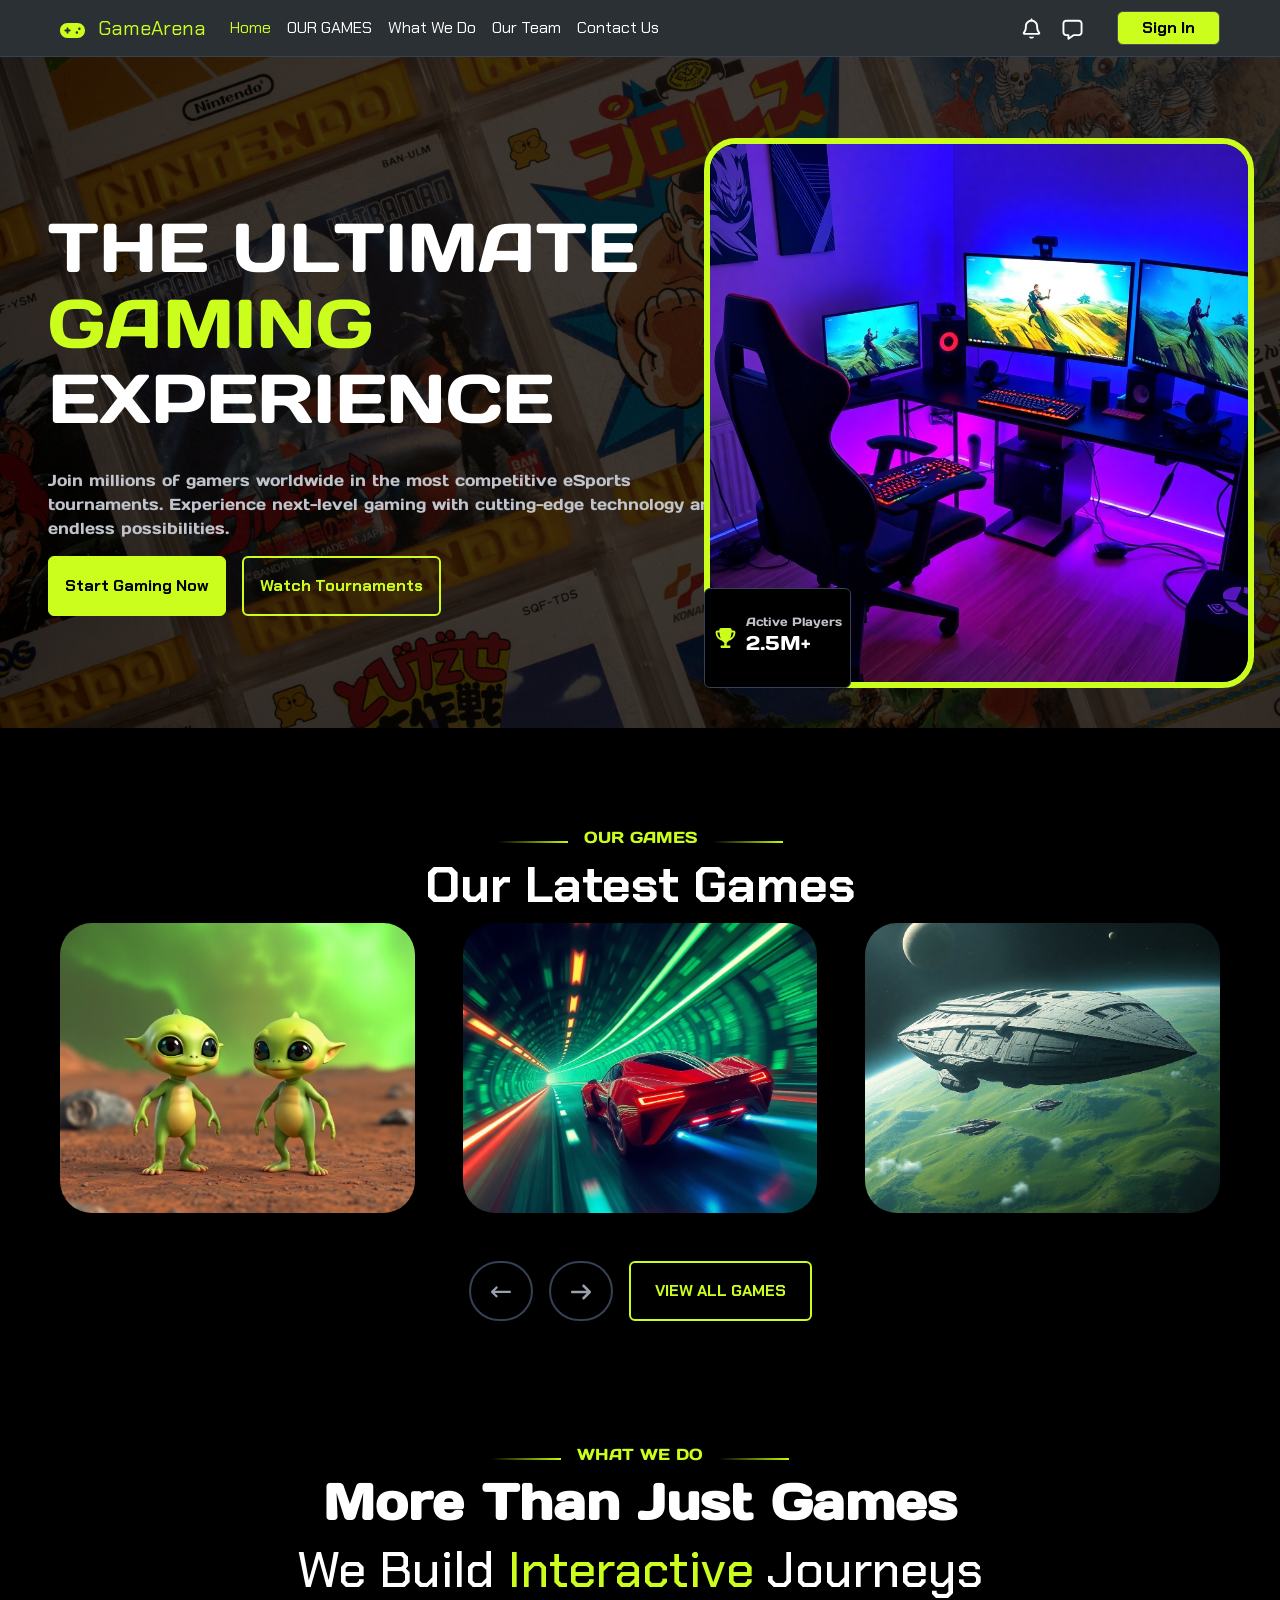
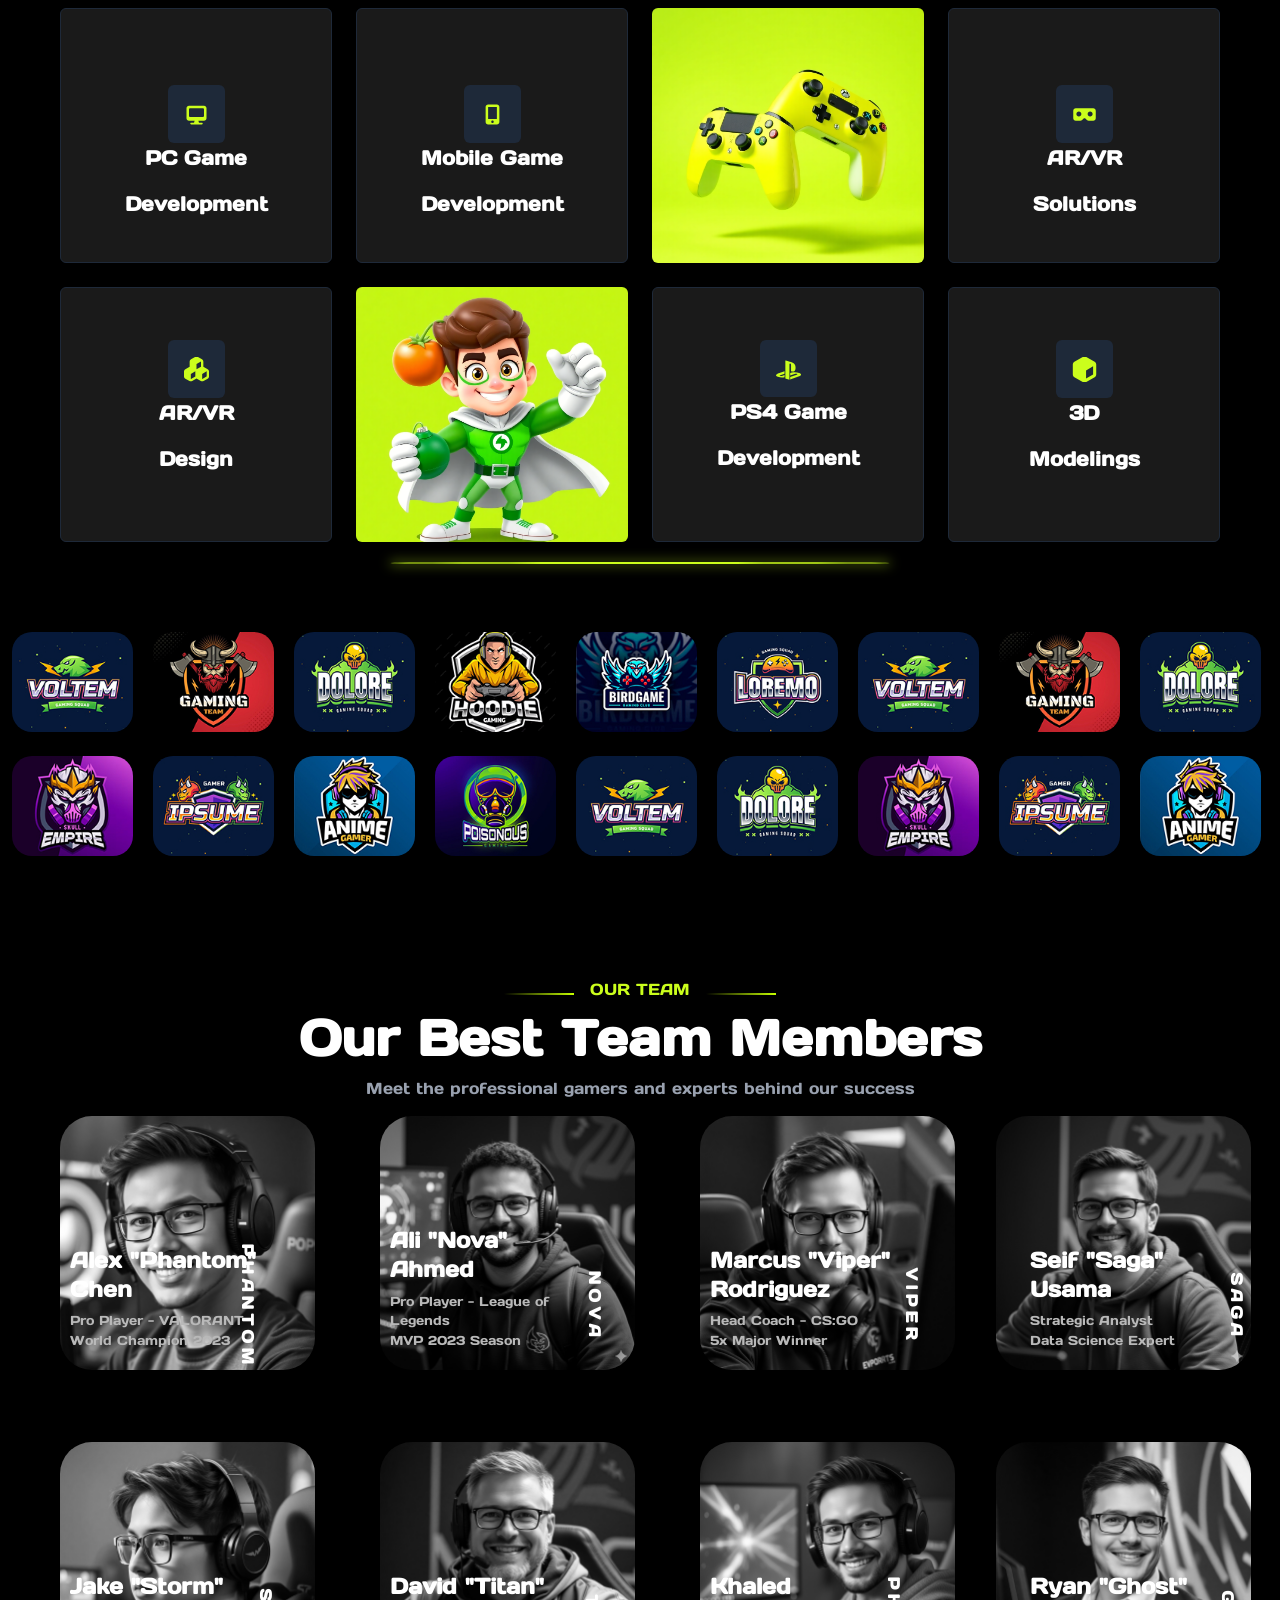
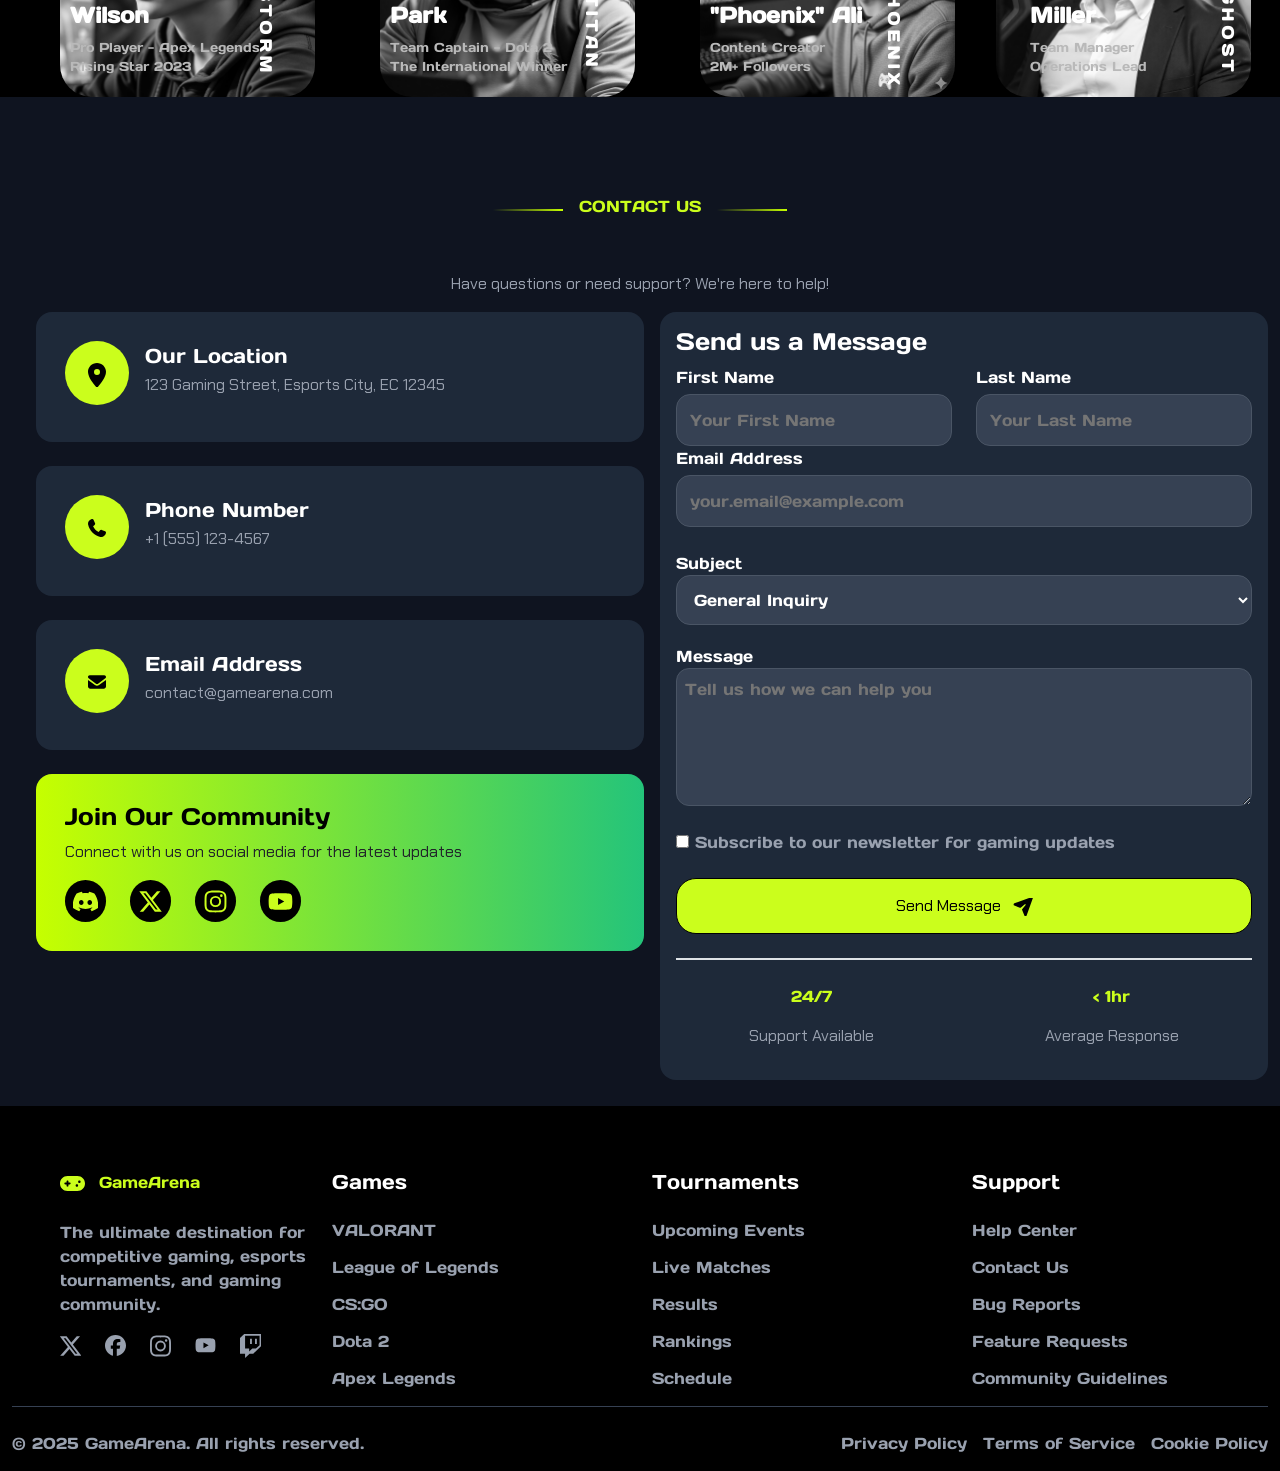
<file: index.html>
<!DOCTYPE html>
<html lang="en">

<head>
    <meta charset="UTF-8">
    <meta name="viewport" content="width=device-width, initial-scale=1.0">
    <title>Documnet</title>
    <link href="https://cdn.jsdelivr.net/npm/bootstrap@5.3.8/dist/css/bootstrap.min.css" rel="stylesheet"
        integrity="sha384-sRIl4kxILFvY47J16cr9ZwB07vP4J8+LH7qKQnuqkuIAvNWLzeN8tE5YBujZqJLB" crossorigin="anonymous">
    <link rel="stylesheet" href="style.css">
    <title>Bootstrap demo</title>

    <link rel="preconnect" href="https://fonts.googleapis.com">
    <link rel="preconnect" href="https://fonts.gstatic.com" crossorigin>
    <link
        href="https://fonts.googleapis.com/css2?family=Chakra+Petch:ital,wght@0,300;0,400;0,500;0,600;0,700;1,300;1,400;1,500;1,600;1,700&family=Days+One&display=swap"
        rel="stylesheet">
</head>

<body>

    <nav class="navbar navbar-expand-lg bg-body-tertiary bg-drk " data-bs-theme="dark" border-bottom-1px>
        <div class="container-fluid ">
            <div class="navbar-brand ms-3 ms-lg-5 "> <svg xmlns="http://www.w3.org/2000/svg" viewBox="0 0 640 640"
                    class="me-2"><!--!Font Awesome Free v7.3.1 by @fontawesome - https://fontawesome.com License - https://fontawesome.com/license/free Copyright 2026 Fonticons, Inc.-->
                    <path
                        d="M448 128C554 128 640 214 640 320C640 426 554 512 448 512L192 512C86 512 0 426 0 320C0 214 86 128 192 128L448 128zM192 240C178.7 240 168 250.7 168 264L168 296L136 296C122.7 296 112 306.7 112 320C112 333.3 122.7 344 136 344L168 344L168 376C168 389.3 178.7 400 192 400C205.3 400 216 389.3 216 376L216 344L248 344C261.3 344 272 333.3 272 320C272 306.7 261.3 296 248 296L216 296L216 264C216 250.7 205.3 240 192 240zM432 336C414.3 336 400 350.3 400 368C400 385.7 414.3 400 432 400C449.7 400 464 385.7 464 368C464 350.3 449.7 336 432 336zM496 240C478.3 240 464 254.3 464 272C464 289.7 478.3 304 496 304C513.7 304 528 289.7 528 272C528 254.3 513.7 240 496 240z" />
                </svg> GameArena</div>
            <button class="navbar-toggler" type="button" data-bs-toggle="collapse"
                data-bs-target="#navbarSupportedContent" aria-controls="navbarSupportedContent" aria-expanded="false"
                aria-label="Toggle navigation">
                <span class="navbar-toggler-icon"></span>
            </button>
            <div class="collapse navbar-collapse" id="navbarSupportedContent">
                <ul class="navbar-nav me-auto mb-2 mb-lg-0">
                    <li class="nav-item">
                        <a class="nav-link active" aria-current="page" href="#">Home</a>
                    </li>
                    <li class="nav-item">
                        <a class="nav-link text-white" href="#ourgames">OUR GAMES</a>
                    </li>
                    <li class="nav-item">
                        <a class="nav-link text-white" href="#whattodo">What We Do</a>
                    </li>
                    <li class="nav-item">
                        <a class="nav-link text-white" href="#team">Our Team</a>
                    </li>
                    <li class="nav-item">
                        <a href="#contactt" class="nav-link text-white">Contact Us</a>
                    </li>

                </ul>
                <div class="d-flex align-items-center flex-wrap gap-2 mb-3 mb-lg-0">
                    <svg xmlns="http://www.w3.org/2000/svg" viewBox="0 0 640 640"
                        class="me-2"><!--!Font Awesome Free v7.3.1 by @fontawesome - https://fontawesome.com License - https://fontawesome.com/license/free Copyright 2026 Fonticons, Inc.-->
                        <path
                            d="M320 64C306.7 64 296 74.7 296 88L296 97.7C214.6 109.3 152 179.4 152 264L152 278.5C152 316.2 142 353.2 123 385.8L101.1 423.2C97.8 429 96 435.5 96 442.2C96 463.1 112.9 480 133.8 480L506.2 480C527.1 480 544 463.1 544 442.2C544 435.5 542.2 428.9 538.9 423.2L517 385.7C498 353.1 488 316.1 488 278.4L488 263.9C488 179.3 425.4 109.2 344 97.6L344 87.9C344 74.6 333.3 63.9 320 63.9zM488.4 432L151.5 432L164.4 409.9C187.7 370 200 324.6 200 278.5L200 264C200 197.7 253.7 144 320 144C386.3 144 440 197.7 440 264L440 278.5C440 324.7 452.3 370 475.5 409.9L488.4 432zM252.1 528C262 556 288.7 576 320 576C351.3 576 378 556 387.9 528L252.1 528z" />
                    </svg>
                    <svg xmlns="http://www.w3.org/2000/svg" viewBox="0 0 640 640"
                        class="me-2"><!--!Font Awesome Free v7.3.1 by @fontawesome - https://fontawesome.com License - https://fontawesome.com/license/free Copyright 2026 Fonticons, Inc.-->
                        <path
                            d="M267.7 576.9C267.7 576.9 267.7 576.9 267.7 576.9L229.9 603.6C222.6 608.8 213 609.4 205 605.3C197 601.2 192 593 192 584L192 512L160 512C107 512 64 469 64 416L64 192C64 139 107 96 160 96L480 96C533 96 576 139 576 192L576 416C576 469 533 512 480 512L359.6 512L267.7 576.9zM332 472.8C340.1 467.1 349.8 464 359.7 464L480 464C506.5 464 528 442.5 528 416L528 192C528 165.5 506.5 144 480 144L160 144C133.5 144 112 165.5 112 192L112 416C112 442.5 133.5 464 160 464L216 464C226.4 464 235.3 470.6 238.6 479.9C239.5 482.4 240 485.1 240 488L240 537.7C272.7 514.6 303.3 493 331.9 472.8z" />
                    </svg>
                    <button
                        class="ms-lg-3 me-lg-5 rounded-2 py-1 px-4 d-flex align-items-center justify-content-center border text-black fw-bold">
                        Sign In
                    </button>
                </div>
            </div>
        </div>

    </nav>


    <div
        class="hero-section d-flex flex-column flex-lg-row position-relative justify-content-center align-items-center gap-4 gap-lg-0">
        <div class="overlay position-absolute h-100 w-100 opacity-75 bg-black"></div>
        <div class="gaming z-3 text-center text-lg-start">
            <h1 class="text-white p-3 p-lg-5 ">THE ULTIMATE <span>GAMING</span> EXPERIENCE</h1>
            <p class="text-white ms-0 ms-lg-5 px-3 px-lg-0  ">Join millions of gamers worldwide in the most competitive
                eSports tournaments.
                Experience next-level
                gaming with cutting-edge technology and endless possibilities.</p>
            <div
                class="buttons ms-0 ms-lg-5 d-flex flex-column flex-sm-row justify-content-center justify-content-lg-start gap-3 px-3 px-lg-0">
                <button class="p-3 rounded-2 fw-bold">
                    Start Gaming Now
                </button>
                <button class="p-3 rounded-2 fw-bold">
                    Watch Tournaments
                </button>
            </div>
        </div>
        <div class="gaming-picture z-3 position-relative">
            <img src="images/hero-img.png" alt="Gaming" class=" w-100 rounded-5 mt-4 mt-lg-5 me-lg-5">
            <div
                class="active-players d-flex position-absolute bottom-0 start-0  gap-2 bg-black rounded-2 px-2 py-3 py-lg-4">
                <svg xmlns="http://www.w3.org/2000/svg"
                    viewBox="0 0 640 640"><!--!Font Awesome Free v7.3.1 by @fontawesome - https://fontawesome.com License - https://fontawesome.com/license/free Copyright 2026 Fonticons, Inc.-->
                    <path
                        d="M208.3 64L432.3 64C458.8 64 480.4 85.8 479.4 112.2C479.2 117.5 479 122.8 478.7 128L528.3 128C554.4 128 577.4 149.6 575.4 177.8C567.9 281.5 514.9 338.5 457.4 368.3C441.6 376.5 425.5 382.6 410.2 387.1C390 415.7 369 430.8 352.3 438.9L352.3 512L416.3 512C434 512 448.3 526.3 448.3 544C448.3 561.7 434 576 416.3 576L224.3 576C206.6 576 192.3 561.7 192.3 544C192.3 526.3 206.6 512 224.3 512L288.3 512L288.3 438.9C272.3 431.2 252.4 416.9 233 390.6C214.6 385.8 194.6 378.5 175.1 367.5C121 337.2 72.2 280.1 65.2 177.6C63.3 149.5 86.2 127.9 112.3 127.9L161.9 127.9C161.6 122.7 161.4 117.5 161.2 112.1C160.2 85.6 181.8 63.9 208.3 63.9zM165.5 176L113.1 176C119.3 260.7 158.2 303.1 198.3 325.6C183.9 288.3 172 239.6 165.5 176zM444 320.8C484.5 297 521.1 254.7 527.3 176L475 176C468.8 236.9 457.6 284.2 444 320.8z" />
                </svg>
                <div class="text">
                    <p class="text-white m-0">Active Players</p>
                    <h5 class="text-white">2.5M+</h5>
                </div>
            </div>
        </div>
    </div>

    <div class="container-fluid  bg-black " id="ourgames">
        <div class="our-game " >
            <div class="text text-center">
                <div class="line-game d-flex justify-content-center align-items-center gap-3">
                    <div class="line"></div>
                    <h6 class="fs-6 ">OUR GAMES</h6>
                    <div class="line"></div>
                </div>
                <h6 class="text-white fw-bold ">Our Latest Games</h6>
            </div>


            <!-- carousel -->
            <!-- carousel -->

            <div id="gamesCarousel" class="carousel slide">

                <div class="carousel-inner">

                    <!-- First 3 images -->
                    <div class="carousel-item active">
                        <div class="row g-4 g-lg-5 px-3 px-lg-5">

                            <div class="col-12 col-md-6 col-lg-4">
                                <div class="carousel-item-content position-relative">
                                    <div class="carousel-layer rounded-5"></div>
                                    <img src="images/latest-games-1.png" alt="Alien Companions"
                                        class="rounded-5 position-relative img-fluid">

                                    <div class="postions d-flex justify-content-center align-items-center gap-4">

                                        <div class="adventure d-flex justify-content-center align-items-center">
                                            <svg xmlns="http://www.w3.org/2000/svg" viewBox="0 0 640 640">
                                                <path
                                                    d="M448 128C554 128 640 214 640 320C640 426 554 512 448 512L192 512C86 512 0 426 0 320C0 214 86 128 192 128L448 128zM192 240C178.7 240 168 250.7 168 264L168 296L136 296C122.7 296 112 306.7 112 320C112 333.3 122.7 344 136 344L168 344L168 376C168 389.3 178.7 400 192 400C205.3 400 216 389.3 216 376L216 344L248 344C261.3 344 272 333.3 272 320C272 306.7 261.3 296 248 296L216 296L216 264C216 250.7 205.3 240 192 240zM432 336C414.3 336 400 350.3 400 368C400 385.7 414.3 400 432 400C449.7 400 464 385.7 464 368C464 350.3 449.7 336 432 336zM496 240C478.3 240 464 254.3 464 272C464 289.7 478.3 304 496 304C513.7 304 528 289.7 528 272C528 254.3 513.7 240 496 240z" />
                                            </svg>

                                            <p class="text-white">ADVENTURE</p>
                                        </div>

                                        <div class="multi-layer d-flex justify-content-center align-items-center">
                                            <svg xmlns="http://www.w3.org/2000/svg" viewBox="0 0 640 640">
                                                <path
                                                    d="M320 80C377.4 80 424 126.6 424 184C424 241.4 377.4 288 320 288C262.6 288 216 241.4 216 184C216 126.6 262.6 80 320 80zM96 152C135.8 152 168 184.2 168 224C168 263.8 135.8 296 96 296C56.2 296 24 263.8 24 224C24 184.2 56.2 152 96 152zM0 480C0 409.3 57.3 352 128 352C140.8 352 153.2 353.9 164.9 357.4C132 394.2 112 442.8 112 496L112 512C112 523.4 114.4 534.2 118.7 544L32 544C14.3 544 0 529.7 0 512L0 480zM521.3 544C525.6 534.2 528 523.4 528 512L528 496C528 442.8 508 394.2 475.1 357.4C486.8 353.9 499.2 352 512 352C582.7 352 640 409.3 640 480L640 512C640 529.7 625.7 544 608 544L521.3 544zM472 224C472 184.2 504.2 152 544 152C583.8 152 616 184.2 616 224C616 263.8 583.8 296 544 296C504.2 296 472 263.8 472 224zM160 496C160 407.6 231.6 336 320 336C408.4 336 480 407.6 480 496L480 512C480 529.7 465.7 544 448 544L192 544C174.3 544 160 529.7 160 512L160 496z" />
                                            </svg>

                                            <p class="text-white">MULTIPLAYER</p>
                                        </div>

                                    </div>

                                    <div class="text-black position-absolute align">
                                        Alien Companions
                                    </div>
                                </div>
                            </div>

                            <div class="col-12 col-md-6 col-lg-4">
                                <div class="carousel-item-content position-relative">
                                    <div class="carousel-layer rounded-5"></div>
                                    <img src="images/latest-games-2.png" alt="Cyber Run 2099"
                                        class="rounded-5 position-relative img-fluid">

                                    <div class="postions d-flex justify-content-center align-items-center gap-4">

                                        <div class="adventure d-flex justify-content-center align-items-center">
                                            <svg xmlns="http://www.w3.org/2000/svg"
                                                viewBox="0 0 640 640"><!--!Font Awesome Free v7.3.1 by @fontawesome - https://fontawesome.com License - https://fontawesome.com/license/free Copyright 2026 Fonticons, Inc.-->
                                                <path
                                                    d="M128 64C145.7 64 160 78.3 160 96L160 112L229 94.8C267.1 85.3 307.3 89.7 342.5 107.3C388.8 130.5 443.3 130.5 489.6 107.3L499.2 102.5C519.8 92.1 544 107.1 544 130.1L544 409.8C544 423.1 535.7 435.1 523.2 439.8L488.5 452.8C442.3 470.1 390.9 467.4 346.8 445.4C308.9 426.4 265.4 421.7 224.3 432L160 448L160 544C160 561.7 145.7 576 128 576C110.3 576 96 561.7 96 544L96 96C96 78.3 110.3 64 128 64zM160 251.1L224 237.2L224 302.7L160 316.6L160 382.1L208.8 369.9C213.9 368.6 218.9 367.5 224 366.6L224 302.7L262.9 294.3C271.2 292.5 279.6 291.8 288 292.2L288 228.2C301.6 228.6 315.2 230.8 328.4 234.6L352 241.5L352 308.2L310.3 295.9C303 293.8 295.5 292.5 288 292.1L288 363.5C309.8 365.4 331.3 370.2 352 377.9L352 308.1L374.7 314.8C388.2 318.8 402 321.2 416 322.2L416 258C408.2 257.2 400.4 255.7 392.8 253.5L352 241.5L352 179.5C339 175.7 326.2 170.7 313.8 164.5C305.6 160.4 296.9 157.5 288 155.7L288 228.1C275 227.7 262 228.9 249.3 231.7L224 237.2L224 162L160 178L160 251.1zM416 399.7C432.8 401.2 449.9 399 466 392.9L480 387.7L480 316L472.1 317.8C453.7 322.1 434.8 323.5 416 322.3L416 399.7zM480 250.3L480 179.5C459.1 185.6 437.6 188.6 416 188.6L416 258C429.9 259.4 444 258.5 457.7 255.4L480 250.2z" />
                                            </svg>

                                            <p class="text-white">RACING</p>
                                        </div>

                                        <div class="multi-layer d-flex justify-content-center align-items-center">
                                            <svg xmlns="http://www.w3.org/2000/svg"
                                                viewBox="0 0 640 640"><!--!Font Awesome Free v7.3.1 by @fontawesome - https://fontawesome.com License - https://fontawesome.com/license/free Copyright 2026 Fonticons, Inc.-->
                                                <path
                                                    d="M434.8 54.1C446.7 62.7 451.1 78.3 445.7 91.9L367.3 288L512 288C525.5 288 537.5 296.4 542.1 309.1C546.7 321.8 542.8 336 532.5 344.6L244.5 584.6C233.2 594 217.1 594.5 205.2 585.9C193.3 577.3 188.9 561.7 194.3 548.1L272.7 352L128 352C114.5 352 102.5 343.6 97.9 330.9C93.3 318.2 97.2 304 107.5 295.4L395.5 55.4C406.8 46 422.9 45.5 434.8 54.1z" />
                                            </svg>

                                            <p class="text-white">SCI-FI</p>
                                        </div>

                                    </div>

                                    <div class="text-black position-absolute align">
                                        Cyber Run 2099
                                    </div>
                                </div>
                            </div>

                            <div class="col-12 col-md-6 col-lg-4 mx-md-auto mx-lg-0">
                                <div class="carousel-item-content position-relative">
                                    <div class="carousel-layer rounded-5"></div>
                                    <img src="images/latest-games-3.png" alt="The Legend of Zelda: Tears of the Kingdom"
                                        class="rounded-5 position-relative img-fluid">
                                    <div class="postions d-flex justify-content-center align-items-center gap-4">

                                        <div class="adventure d-flex justify-content-center align-items-center">
                                            <svg xmlns="http://www.w3.org/2000/svg"
                                                viewBox="0 0 640 640"><!--!Font Awesome Free v7.3.1 by @fontawesome - https://fontawesome.com License - https://fontawesome.com/license/free Copyright 2026 Fonticons, Inc.-->
                                                <path
                                                    d="M524.5 133.8C524.3 133.5 524.1 133.2 523.7 133.1C485.6 115.6 445.3 103.1 404 96C403.6 95.9 403.2 96 402.9 96.1C402.6 96.2 402.3 96.5 402.1 96.9C396.6 106.8 391.6 117.1 387.2 127.5C342.6 120.7 297.3 120.7 252.8 127.5C248.3 117 243.3 106.8 237.7 96.9C237.5 96.6 237.2 96.3 236.9 96.1C236.6 95.9 236.2 95.9 235.8 95.9C194.5 103 154.2 115.5 116.1 133C115.8 133.1 115.5 133.4 115.3 133.7C39.1 247.5 18.2 358.6 28.4 468.2C28.4 468.5 28.5 468.7 28.6 469C28.7 469.3 28.9 469.4 29.1 469.6C73.5 502.5 123.1 527.6 175.9 543.8C176.3 543.9 176.7 543.9 177 543.8C177.3 543.7 177.7 543.4 177.9 543.1C189.2 527.7 199.3 511.3 207.9 494.3C208 494.1 208.1 493.8 208.1 493.5C208.1 493.2 208.1 493 208 492.7C207.9 492.4 207.8 492.2 207.6 492.1C207.4 492 207.2 491.8 206.9 491.7C191.1 485.6 175.7 478.3 161 469.8C160.7 469.6 160.5 469.4 160.3 469.2C160.1 469 160 468.6 160 468.3C160 468 160 467.7 160.2 467.4C160.4 467.1 160.5 466.9 160.8 466.7C163.9 464.4 167 462 169.9 459.6C170.2 459.4 170.5 459.2 170.8 459.2C171.1 459.2 171.5 459.2 171.8 459.3C268 503.2 372.2 503.2 467.3 459.3C467.6 459.2 468 459.1 468.3 459.1C468.6 459.1 469 459.3 469.2 459.5C472.1 461.9 475.2 464.4 478.3 466.7C478.5 466.9 478.7 467.1 478.9 467.4C479.1 467.7 479.1 468 479.1 468.3C479.1 468.6 479 468.9 478.8 469.2C478.6 469.5 478.4 469.7 478.2 469.8C463.5 478.4 448.2 485.7 432.3 491.6C432.1 491.7 431.8 491.8 431.6 492C431.4 492.2 431.3 492.4 431.2 492.7C431.1 493 431.1 493.2 431.1 493.5C431.1 493.8 431.2 494 431.3 494.3C440.1 511.3 450.1 527.6 461.3 543.1C461.5 543.4 461.9 543.7 462.2 543.8C462.5 543.9 463 543.9 463.3 543.8C516.2 527.6 565.9 502.5 610.4 469.6C610.6 469.4 610.8 469.2 610.9 469C611 468.8 611.1 468.5 611.1 468.2C623.4 341.4 590.6 231.3 524.2 133.7zM222.5 401.5C193.5 401.5 169.7 374.9 169.7 342.3C169.7 309.7 193.1 283.1 222.5 283.1C252.2 283.1 275.8 309.9 275.3 342.3C275.3 375 251.9 401.5 222.5 401.5zM417.9 401.5C388.9 401.5 365.1 374.9 365.1 342.3C365.1 309.7 388.5 283.1 417.9 283.1C447.6 283.1 471.2 309.9 470.7 342.3C470.7 375 447.5 401.5 417.9 401.5z" />
                                            </svg>
                                            <p class="text-white">ACTION</p>
                                        </div>

                                        <div class="multi-layer d-flex justify-content-center align-items-center">
                                            <svg xmlns="http://www.w3.org/2000/svg"
                                                viewBox="0 0 640 640"><!--!Font Awesome Free v7.3.1 by @fontawesome - https://fontawesome.com License - https://fontawesome.com/license/free Copyright 2026 Fonticons, Inc.-->
                                                <path
                                                    d="M240 88C240 74.7 229.3 64 216 64C202.7 64 192 74.7 192 88L192 128C156.7 128 128 156.7 128 192L88 192C74.7 192 64 202.7 64 216C64 229.3 74.7 240 88 240L128 240L128 296L88 296C74.7 296 64 306.7 64 320C64 333.3 74.7 344 88 344L128 344L128 400L88 400C74.7 400 64 410.7 64 424C64 437.3 74.7 448 88 448L128 448C128 483.3 156.7 512 192 512L192 552C192 565.3 202.7 576 216 576C229.3 576 240 565.3 240 552L240 512L296 512L296 552C296 565.3 306.7 576 320 576C333.3 576 344 565.3 344 552L344 512L400 512L400 552C400 565.3 410.7 576 424 576C437.3 576 448 565.3 448 552L448 512C483.3 512 512 483.3 512 448L552 448C565.3 448 576 437.3 576 424C576 410.7 565.3 400 552 400L512 400L512 344L552 344C565.3 344 576 333.3 576 320C576 306.7 565.3 296 552 296L512 296L512 240L552 240C565.3 240 576 229.3 576 216C576 202.7 565.3 192 552 192L512 192C512 156.7 483.3 128 448 128L448 88C448 74.7 437.3 64 424 64C410.7 64 400 74.7 400 88L400 128L344 128L344 88C344 74.7 333.3 64 320 64C306.7 64 296 74.7 296 88L296 128L240 128L240 88zM224 192L416 192C433.7 192 448 206.3 448 224L448 416C448 433.7 433.7 448 416 448L224 448C206.3 448 192 433.7 192 416L192 224C192 206.3 206.3 192 224 192zM240 240L240 400L400 400L400 240L240 240z" />
                                            </svg>

                                            <p class="text-white">GEFORCE</p>
                                        </div>

                                    </div>
                                    <div class="text-black position-absolute align me-5 ">
                                        The Legend of Zelda: Tears of the Kingdom
                                    </div>
                                </div>
                            </div>

                        </div>
                    </div>
                    <!-- END First carousel-item -->


                    <div class="carousel-item">
                        <div class="row g-4 g-lg-5 px-3 px-lg-5">

                            <div class="col-12 col-md-6 col-lg-4">
                                <div class="carousel-item-content position-relative">
                                    <div class="carousel-layer rounded-5"></div>
                                    <img src="images/latest-games-4.png" alt="Alien Companions"
                                        class="rounded-5 position-relative img-fluid">

                                    <div class="postions d-flex justify-content-center align-items-center gap-4">

                                        <div class="adventure d-flex justify-content-center align-items-center">
                                            <svg xmlns="http://www.w3.org/2000/svg"
                                                viewBox="0 0 640 640"><!--!Font Awesome Free v7.3.1 by @fontawesome - https://fontawesome.com License - https://fontawesome.com/license/free Copyright 2026 Fonticons, Inc.-->
                                                <path
                                                    d="M320 64C324.6 64 329.2 65 333.4 66.9L521.8 146.8C543.8 156.1 560.2 177.8 560.1 204C559.6 303.2 518.8 484.7 346.5 567.2C329.8 575.2 310.4 575.2 293.7 567.2C121.3 484.7 80.6 303.2 80.1 204C80 177.8 96.4 156.1 118.4 146.8L306.7 66.9C310.9 65 315.4 64 320 64zM320 130.8L320 508.9C458 442.1 495.1 294.1 496 205.5L320 130.9L320 130.9z" />
                                            </svg>
                                            <p class="text-white">RPG</p>
                                        </div>

                                        <div class="multi-layer d-flex justify-content-center align-items-center">
                                            <svg xmlns="http://www.w3.org/2000/svg"
                                                viewBox="0 0 640 640"><!--!Font Awesome Free v7.3.1 by @fontawesome - https://fontawesome.com License - https://fontawesome.com/license/free Copyright 2026 Fonticons, Inc.-->
                                                <path
                                                    d="M295.4 37L310.2 73.8L347 88.6C350 89.8 352 92.8 352 96C352 99.2 350 102.2 347 103.4L310.2 118.2L295.4 155C294.2 158 291.2 160 288 160C284.8 160 281.8 158 280.6 155L265.8 118.2L229 103.4C226 102.2 224 99.2 224 96C224 92.8 226 89.8 229 88.6L265.8 73.8L280.6 37C281.8 34 284.8 32 288 32C291.2 32 294.2 34 295.4 37zM142.7 105.7L164.2 155.8L214.3 177.3C220.2 179.8 224 185.6 224 192C224 198.4 220.2 204.2 214.3 206.7L164.2 228.2L142.7 278.3C140.2 284.2 134.4 288 128 288C121.6 288 115.8 284.2 113.3 278.3L91.8 228.2L41.7 206.7C35.8 204.2 32 198.4 32 192C32 185.6 35.8 179.8 41.7 177.3L91.8 155.8L113.3 105.7C115.8 99.8 121.6 96 128 96C134.4 96 140.2 99.8 142.7 105.7zM496 368C502.4 368 508.2 371.8 510.7 377.7L532.2 427.8L582.3 449.3C588.2 451.8 592 457.6 592 464C592 470.4 588.2 476.2 582.3 478.7L532.2 500.2L510.7 550.3C508.2 556.2 502.4 560 496 560C489.6 560 483.8 556.2 481.3 550.3L459.8 500.2L409.7 478.7C403.8 476.2 400 470.4 400 464C400 457.6 403.8 451.8 409.7 449.3L459.8 427.8L481.3 377.7C483.8 371.8 489.6 368 496 368zM492 64C503 64 513.6 68.4 521.5 76.2L563.8 118.5C571.6 126.4 576 137 576 148C576 159 571.6 169.6 563.8 177.5L475.6 265.7L374.3 164.4L462.5 76.2C470.4 68.4 481 64 492 64zM76.2 462.5L340.4 198.3L441.7 299.6L177.5 563.8C169.6 571.6 159 576 148 576C137 576 126.4 571.6 118.5 563.8L76.2 521.5C68.4 513.6 64 503 64 492C64 481 68.4 470.4 76.2 462.5z" />
                                            </svg>

                                            <p class="text-white">FANTASY</p>
                                        </div>

                                    </div>
                                    <div class="text-black position-absolute align me-5 ">
                                        Aetheria Chronicles
                                    </div>
                                </div>
                            </div>

                            <div class="col-12 col-md-6 col-lg-4">
                                <div class="carousel-item-content position-relative">
                                    <div class="carousel-layer rounded-5"></div>
                                    <img src="images/latest-games-5.png" alt="Cyber Run 2099"
                                        class="rounded-5 position-relative img-fluid">

                                    <div class="postions d-flex justify-content-center align-items-center gap-4">

                                        <div class="adventure d-flex justify-content-center align-items-center">
                                            <svg xmlns="http://www.w3.org/2000/svg"
                                                viewBox="0 0 640 640"><!--!Font Awesome Free v7.3.1 by @fontawesome - https://fontawesome.com License - https://fontawesome.com/license/free Copyright 2026 Fonticons, Inc.-->
                                                <path
                                                    d="M320 48C337.7 48 352 62.3 352 80L352 98.3C450.1 112.3 527.7 189.9 541.7 288L560 288C577.7 288 592 302.3 592 320C592 337.7 577.7 352 560 352L541.7 352C527.7 450.1 450.1 527.7 352 541.7L352 560C352 577.7 337.7 592 320 592C302.3 592 288 577.7 288 560L288 541.7C189.9 527.7 112.3 450.1 98.3 352L80 352C62.3 352 48 337.7 48 320C48 302.3 62.3 288 80 288L98.3 288C112.3 189.9 189.9 112.3 288 98.3L288 80C288 62.3 302.3 48 320 48zM163.2 352C175.9 414.7 225.3 464.1 288 476.8L288 464C288 446.3 302.3 432 320 432C337.7 432 352 446.3 352 464L352 476.8C414.7 464.1 464.1 414.7 476.8 352L464 352C446.3 352 432 337.7 432 320C432 302.3 446.3 288 464 288L476.8 288C464.1 225.3 414.7 175.9 352 163.2L352 176C352 193.7 337.7 208 320 208C302.3 208 288 193.7 288 176L288 163.2C225.3 175.9 175.9 225.3 163.2 288L176 288C193.7 288 208 302.3 208 320C208 337.7 193.7 352 176 352L163.2 352zM320 272C346.5 272 368 293.5 368 320C368 346.5 346.5 368 320 368C293.5 368 272 346.5 272 320C272 293.5 293.5 272 320 272z" />
                                            </svg>
                                            <p class="text-white">SHOOTER</p>
                                        </div>

                                        <div class="multi-layer d-flex justify-content-center align-items-center">
                                            <svg xmlns="http://www.w3.org/2000/svg"
                                                viewBox="0 0 640 640"><!--!Font Awesome Free v7.3.1 by @fontawesome - https://fontawesome.com License - https://fontawesome.com/license/free Copyright 2026 Fonticons, Inc.-->
                                                <path
                                                    d="M96 192C96 130.1 146.1 80 208 80C269.9 80 320 130.1 320 192C320 253.9 269.9 304 208 304C146.1 304 96 253.9 96 192zM32 528C32 430.8 110.8 352 208 352C305.2 352 384 430.8 384 528L384 534C384 557.2 365.2 576 342 576L74 576C50.8 576 32 557.2 32 534L32 528zM464 128C517 128 560 171 560 224C560 277 517 320 464 320C411 320 368 277 368 224C368 171 411 128 464 128zM464 368C543.5 368 608 432.5 608 512L608 534.4C608 557.4 589.4 576 566.4 576L421.6 576C428.2 563.5 432 549.2 432 534L432 528C432 476.5 414.6 429.1 385.5 391.3C408.1 376.6 435.1 368 464 368z" />
                                            </svg>
                                            <p class="text-white">CO-OP</p>
                                        </div>

                                    </div>
                                    <div class="text-black position-absolute align me-5 ">
                                        Warfront Protocol
                                    </div>
                                </div>
                            </div>

                            <div class="col-12 col-md-6 col-lg-4 mx-md-auto mx-lg-0">
                                <div class="carousel-item-content position-relative">
                                    <div class="carousel-layer rounded-5"></div>
                                    <img src="images/latest-games-6.png" alt="The Legend of Zelda: Tears of the Kingdom"
                                        class="rounded-5 position-relative img-fluid">
                                    <div class="postions d-flex justify-content-center align-items-center gap-4">

                                        <div class="adventure d-flex justify-content-center align-items-center">
                                            <svg xmlns="http://www.w3.org/2000/svg"
                                                viewBox="0 0 640 640"><!--!Font Awesome Free v7.3.1 by @fontawesome - https://fontawesome.com License - https://fontawesome.com/license/free Copyright 2026 Fonticons, Inc.-->
                                                <path
                                                    d="M352 188.5L300.1 175.5C293.6 173.9 288.8 168.4 288.1 161.7C287.4 155 290.9 148.6 296.8 145.6L337.6 125.2L294.3 92.7C288.8 88.6 286.5 81.4 288.7 74.8C290.9 68.2 297.1 64 304 64L464 64C494.2 64 522.7 78.2 540.8 102.4L598.4 179.2C604.6 187.5 608 197.6 608 208C608 234.5 586.5 256 560 256L538.5 256C521.5 256 505.2 249.3 493.2 237.3L479.9 224L447.9 224L447.9 245.5C447.9 270.3 460.7 293.4 481.7 306.6L588.3 373.2C620.4 393.3 639.9 428.4 639.9 466.3C639.9 526.9 590.8 576.1 530.1 576.1L32.3 576C29 576 25.7 575.6 22.7 574.6C13.5 571.8 6 565 2.3 556C1 552.7 .1 549.1 0 545.3C-.2 541.6 .3 538 1.3 534.6C4.1 525.4 10.9 517.9 19.9 514.2C22.9 513 26.1 512.2 29.4 512L433.3 476C441.6 475.3 448 468.3 448 459.9C448 455.6 446.3 451.5 443.3 448.5L398.9 404.1C368.9 374.1 352 333.4 352 291L352 188.5zM512 136.3C512 136.2 512 136.1 512 136C512 135.9 512 135.8 512 135.7L512 136.3zM510.7 143.7L464.3 132.1C464.1 133.4 464 134.7 464 136C464 149.3 474.7 160 488 160C498.6 160 507.5 153.2 510.7 143.7zM130.9 180.5C147.2 166 171.3 164.3 189.4 176.4L320 263.4L320 290.9C320 323.7 328.4 355.7 344 383.9L112 383.9C105.3 383.9 99.3 379.7 97 373.5C94.7 367.3 96.5 360.2 101.6 355.8L171 296.3L18.4 319.8C11.4 320.9 4.5 317.2 1.5 310.8C-1.5 304.4 .1 296.8 5.4 292L130.9 180.5z" />
                                            </svg>
                                            <p class="text-white">FOOTBALL</p>
                                        </div>

                                        <div class="multi-layer d-flex justify-content-center align-items-center">
                                            <svg xmlns="http://www.w3.org/2000/svg"
                                                viewBox="0 0 640 640"><!--!Font Awesome Free v7.3.1 by @fontawesome - https://fontawesome.com License - https://fontawesome.com/license/free Copyright 2026 Fonticons, Inc.-->
                                                <path
                                                    d="M341.5 45.1C337.4 37.1 329.1 32 320.1 32C311.1 32 302.8 37.1 298.7 45.1L225.1 189.3L65.2 214.7C56.3 216.1 48.9 222.4 46.1 231C43.3 239.6 45.6 249 51.9 255.4L166.3 369.9L141.1 529.8C139.7 538.7 143.4 547.7 150.7 553C158 558.3 167.6 559.1 175.7 555L320.1 481.6L464.4 555C472.4 559.1 482.1 558.3 489.4 553C496.7 547.7 500.4 538.8 499 529.8L473.7 369.9L588.1 255.4C594.5 249 596.7 239.6 593.9 231C591.1 222.4 583.8 216.1 574.8 214.7L415 189.3L341.5 45.1z" />
                                            </svg>
                                            <p class="text-white">FANTASY</p>
                                        </div>

                                    </div>
                                    <div class="text-black position-absolute align me-5 ">
                                        Shot Striker
                                    </div>
                                </div>
                            </div>

                        </div>
                    </div>


                    <div class="carousel-item">
                        <div class="row g-4 g-lg-5 px-3 px-lg-5">

                            <div class="col-12 col-md-6 col-lg-4">
                                <div class="carousel-item-content position-relative">
                                    <div class="carousel-layer rounded-5"></div>
                                    <img src="images/latest-games-7.png" alt="Alien Companions"
                                        class="rounded-5 position-relative img-fluid">

                                    <div class="postions d-flex justify-content-center align-items-center gap-4">

                                        <div class="adventure d-flex justify-content-center align-items-center">
                                            <svg xmlns="http://www.w3.org/2000/svg"
                                                viewBox="0 0 640 640"><!--!Font Awesome Free v7.3.1 by @fontawesome - https://fontawesome.com License - https://fontawesome.com/license/free Copyright 2026 Fonticons, Inc.-->
                                                <path
                                                    d="M208.3 64L432.3 64C458.8 64 480.4 85.8 479.4 112.2C479.2 117.5 479 122.8 478.7 128L528.3 128C554.4 128 577.4 149.6 575.4 177.8C567.9 281.5 514.9 338.5 457.4 368.3C441.6 376.5 425.5 382.6 410.2 387.1C390 415.7 369 430.8 352.3 438.9L352.3 512L416.3 512C434 512 448.3 526.3 448.3 544C448.3 561.7 434 576 416.3 576L224.3 576C206.6 576 192.3 561.7 192.3 544C192.3 526.3 206.6 512 224.3 512L288.3 512L288.3 438.9C272.3 431.2 252.4 416.9 233 390.6C214.6 385.8 194.6 378.5 175.1 367.5C121 337.2 72.2 280.1 65.2 177.6C63.3 149.5 86.2 127.9 112.3 127.9L161.9 127.9C161.6 122.7 161.4 117.5 161.2 112.1C160.2 85.6 181.8 63.9 208.3 63.9zM165.5 176L113.1 176C119.3 260.7 158.2 303.1 198.3 325.6C183.9 288.3 172 239.6 165.5 176zM444 320.8C484.5 297 521.1 254.7 527.3 176L475 176C468.8 236.9 457.6 284.2 444 320.8z" />
                                            </svg>
                                            <p class="text-white">SPORTS</p>
                                        </div>

                                        <div class="multi-layer d-flex justify-content-center align-items-center">
                                            <svg xmlns="http://www.w3.org/2000/svg"
                                                viewBox="0 0 448 512"><!--!Font Awesome Free v7.3.1 by @fontawesome - https://fontawesome.com License - https://fontawesome.com/license/free Copyright 2026 Fonticons, Inc.-->
                                                <path
                                                    d="M160.5-26.4c9.3-7.8 23-7.5 31.9 .9 12.3 11.6 23.3 24.4 33.9 37.4 13.5 16.5 29.7 38.3 45.3 64.2 5.2-6.8 10-12.8 14.2-17.9 1.1-1.3 2.2-2.7 3.3-4.1 7.9-9.8 17.7-22.1 30.8-22.1 13.4 0 22.8 11.9 30.8 22.1 1.3 1.7 2.6 3.3 3.9 4.8 10.3 12.4 24 30.3 37.7 52.4 27.2 43.9 55.6 106.4 55.6 176.6 0 123.7-100.3 224-224 224S0 411.7 0 288c0-91.1 41.1-170 80.5-225 19.9-27.7 39.7-49.9 54.6-65.1 8.2-8.4 16.5-16.7 25.5-24.2zM225.7 416c25.3 0 47.7-7 68.8-21 42.1-29.4 53.4-88.2 28.1-134.4-4.5-9-16-9.6-22.5-2l-25.2 29.3c-6.6 7.6-18.5 7.4-24.7-.5-17.3-22.1-49.1-62.4-65.3-83-5.4-6.9-15.2-8-21.5-1.9-18.3 17.8-51.5 56.8-51.5 104.3 0 68.6 50.6 109.2 113.7 109.2z" />
                                            </svg>
                                            <p class="text-white">LEAGUE</p>
                                        </div>

                                    </div>
                                    <div class="text-black position-absolute align me-5 ">
                                        Epic Gaming League
                                    </div>


                                </div>
                            </div>

                            <div class="col-12 col-md-6 col-lg-4">
                                <div class="carousel-item-content position-relative">
                                    <div class="carousel-layer rounded-5"></div>
                                    <img src="images/latest-games-8.png" alt="Cyber Run 2099"
                                        class="rounded-5 position-relative img-fluid">

                                    <div class="postions d-flex justify-content-center align-items-center gap-4">

                                        <div class="adventure d-flex justify-content-center align-items-center">
                                            <svg xmlns="http://www.w3.org/2000/svg"
                                                viewBox="0 0 512 512"><!--!Font Awesome Free v7.3.1 by @fontawesome - https://fontawesome.com License - https://fontawesome.com/license/free Copyright 2026 Fonticons, Inc.-->
                                                <path
                                                    d="M128 320L24.5 320c-24.9 0-40.2-27.1-27.4-48.5L50 183.3C58.7 168.8 74.3 160 91.2 160l95 0c76.1-128.9 189.6-135.4 265.5-124.3 12.8 1.9 22.8 11.9 24.6 24.6 11.1 75.9 4.6 189.4-124.3 265.5l0 95c0 16.9-8.8 32.5-23.3 41.2l-88.2 52.9c-21.3 12.8-48.5-2.6-48.5-27.4L192 384c0-35.3-28.7-64-64-64l-.1 0zM400 160a48 48 0 1 0 -96 0 48 48 0 1 0 96 0z" />
                                            </svg>
                                            <p class="text-white">SPACE</p>
                                        </div>

                                        <div class="multi-layer d-flex justify-content-center align-items-center">
                                            <svg xmlns="http://www.w3.org/2000/svg"
                                                viewBox="0 0 512 512"><!--!Font Awesome Free v7.3.1 by @fontawesome - https://fontawesome.com License - https://fontawesome.com/license/free Copyright 2026 Fonticons, Inc.-->
                                                <path
                                                    d="M351.9 280l-190.9 0c2.9 64.5 17.2 123.9 37.5 167.4 11.4 24.5 23.7 41.8 35.1 52.4 11.2 10.5 18.9 12.2 22.9 12.2s11.7-1.7 22.9-12.2c11.4-10.6 23.7-28 35.1-52.4 20.3-43.5 34.6-102.9 37.5-167.4zM160.9 232l190.9 0C349 167.5 334.7 108.1 314.4 64.6 303 40.2 290.7 22.8 279.3 12.2 268.1 1.7 260.4 0 256.4 0s-11.7 1.7-22.9 12.2c-11.4 10.6-23.7 28-35.1 52.4-20.3 43.5-34.6 102.9-37.5 167.4zm-48 0C116.4 146.4 138.5 66.9 170.8 14.7 78.7 47.3 10.9 131.2 1.5 232l111.4 0zM1.5 280c9.4 100.8 77.2 184.7 169.3 217.3-32.3-52.2-54.4-131.7-57.9-217.3L1.5 280zm398.4 0c-3.5 85.6-25.6 165.1-57.9 217.3 92.1-32.7 159.9-116.5 169.3-217.3l-111.4 0zm111.4-48C501.9 131.2 434.1 47.3 342 14.7 374.3 66.9 396.4 146.4 399.9 232l111.4 0z" />
                                            </svg>
                                            <p class="text-white">EXPLORATION</p>
                                        </div>

                                    </div>
                                    <div class="text-black position-absolute align me-5 ">
                                        Barren alien worlds
                                    </div>

                                </div>
                            </div>

                            <div class="col-12 col-md-6 col-lg-4 mx-md-auto mx-lg-0">
                                <div class="carousel-item-content position-relative">
                                    <div class="carousel-layer rounded-5"></div>
                                    <img src="images/latest-games-9.png" alt="The Legend of Zelda: Tears of the Kingdom"
                                        class="rounded-5 position-relative img-fluid">
                                    <div class="postions d-flex justify-content-center align-items-center gap-4">

                                        <div class="adventure d-flex justify-content-center align-items-center">
                                            <svg xmlns="http://www.w3.org/2000/svg"
                                                viewBox="0 0 512 512"><!--!Font Awesome Free v7.3.1 by @fontawesome - https://fontawesome.com License - https://fontawesome.com/license/free Copyright 2026 Fonticons, Inc.-->
                                                <path
                                                    d="M64 400l85.7-208.2c17-41.3 47.8-75.3 87.2-96.3L383.8 17.2c12.3-6.6 26.5 4.7 23 18.2L369.6 177.8c-1.1 4.1-1.6 8.3-1.6 12.6 0 6.3 1.2 12.6 3.6 18.5l76.4 191.1-207.1 0 11.8-35.4 40.4-13.5c6.5-2.2 10.9-8.3 10.9-15.2s-4.4-13-10.9-15.2l-40.4-13.5-13.5-40.4C237 260.4 230.9 256 224 256s-13 4.4-15.2 10.9l-13.5 40.4-40.4 13.5C148.4 323 144 329.1 144 336s4.4 13 10.9 15.2l40.4 13.5 11.8 35.4-143.1 0zM279.6 141.5c-1.1-3.3-4.1-5.5-7.6-5.5s-6.5 2.2-7.6 5.5l-6.7 20.2-20.2 6.7c-3.3 1.1-5.5 4.1-5.5 7.6s2.2 6.5 5.5 7.6l20.2 6.7 6.7 20.2c1.1 3.3 4.1 5.5 7.6 5.5s6.5-2.2 7.6-5.5l6.7-20.2 20.2-6.7c3.3-1.1 5.5-4.1 5.5-7.6s-2.2-6.5-5.5-7.6l-20.2-6.7-6.7-20.2zM32 448l448 0c17.7 0 32 14.3 32 32s-14.3 32-32 32L32 512c-17.7 0-32-14.3-32-32s14.3-32 32-32z" />
                                            </svg>
                                            <p class="text-white">ACTION</p>
                                        </div>

                                        <div class="multi-layer d-flex justify-content-center align-items-center">
                                            <svg xmlns="http://www.w3.org/2000/svg"
                                                viewBox="0 0 512 512"><!--!Font Awesome Free v7.3.1 by @fontawesome - https://fontawesome.com License - https://fontawesome.com/license/free Copyright 2026 Fonticons, Inc.-->
                                                <path
                                                    d="M347.5 144.8c6.5 5.4 12.5 11.3 18 17.7 8.7 10.2 23.7 14 35.1 6.9l54.1-33.8c11.2-7 14.7-21.7 6.9-32.2-15.3-20.5-33.5-38.6-54.1-53.8-10.4-7.6-24.7-4.3-31.8 6.4l-35.1 52.6c-7.8 11.6-3.8 27.3 7 36.2zM327.8 41.1c8.6-12.9 2.9-30.5-12.2-34.1-19.1-4.6-39.1-7-59.6-7s-40.4 2.4-59.6 7c-15.1 3.6-20.8 21.2-12.2 34.1l40 60c5.2 7.8 14.5 11.7 23.9 11.2 5.2-.3 10.6-.3 15.8 0 9.4 .5 18.7-3.4 23.9-11.2l40-60zM50.5 103.3c-7.9 10.5-4.3 25.3 6.9 32.2l54.1 33.8c11.4 7.1 26.3 3.3 35.1-6.9 5.5-6.4 11.5-12.3 18-17.7 10.8-8.9 14.8-24.6 7-36.2L136.4 55.9c-7.1-10.7-21.5-14-31.8-6.4-20.6 15.1-38.8 33.3-54.1 53.8zm62 141.1c.8-9.9-3.3-19.9-11.8-25.1L41 182c-12.9-8-29.9-2.3-33.6 12.5-4.9 19.7-7.5 40.3-7.5 61.6l0 24c0 13.3 10.7 24 24 24l64 0c13.3 0 24-10.7 24-24l0-24c0-3.9 .2-7.8 .5-11.6zm287.1 0c.3 3.8 .5 7.7 .5 11.6l0 24c0 13.3 10.7 24 24 24l64 0c13.3 0 24-10.7 24-24l0-24c0-21.2-2.6-41.8-7.5-61.6-3.6-14.7-20.7-20.5-33.6-12.5l-59.7 37.3c-8.4 5.3-12.6 15.2-11.8 25.1zM88 352l-64 0c-13.3 0-24 10.7-24 24L0 488c0 13.3 10.7 24 24 24l64 0c13.3 0 24-10.7 24-24l0-112c0-13.3-10.7-24-24-24zm400 0l-64 0c-13.3 0-24 10.7-24 24l0 112c0 13.3 10.7 24 24 24l64 0c13.3 0 24-10.7 24-24l0-112c0-13.3-10.7-24-24-24zM280 184c0-13.3-10.7-24-24-24s-24 10.7-24 24l0 304c0 13.3 10.7 24 24 24s24-10.7 24-24l0-304zm-80 32c0-13.3-10.7-24-24-24s-24 10.7-24 24l0 272c0 13.3 10.7 24 24 24s24-10.7 24-24l0-272zm160 0c0-13.3-10.7-24-24-24s-24 10.7-24 24l0 272c0 13.3 10.7 24 24 24s24-10.7 24-24l0-272z" />
                                            </svg>
                                            <p class="text-white">FUTURISTIC</p>
                                        </div>

                                    </div>
                                    <div class="text-black position-absolute align me-5 ">
                                        Cloveland Quest
                                    </div>
                                </div>
                            </div>

                        </div>
                    </div>

                </div>
                <!-- END carousel-inner -->


                <!-- Arrows -->
                <div class="d-flex flex-wrap justify-content-center gap-3 mt-5">

                    <button class="arrow-btn bg-black " type="button" data-bs-target="#gamesCarousel"
                        data-bs-slide="prev">
                        <svg xmlns="http://www.w3.org/2000/svg"
                            viewBox="0 0 576 512"><!--!Font Awesome Free v7.3.1 by @fontawesome - https://fontawesome.com License - https://fontawesome.com/license/free Copyright 2026 Fonticons, Inc.-->
                            <path
                                d="M9.4 233.4c-12.5 12.5-12.5 32.8 0 45.3l128 128c12.5 12.5 32.8 12.5 45.3 0s12.5-32.8 0-45.3L109.3 288 544 288c17.7 0 32-14.3 32-32s-14.3-32-32-32l-434.7 0 73.4-73.4c12.5-12.5 12.5-32.8 0-45.3s-32.8-12.5-45.3 0l-128 128z" />
                        </svg>
                    </button>

                    <button class="arrow-btn bg-black " type="button" data-bs-target="#gamesCarousel"
                        data-bs-slide="next">
                        <svg xmlns="http://www.w3.org/2000/svg"
                            viewBox="0 0 512 512"><!--!Font Awesome Free v7.3.1 by @fontawesome - https://fontawesome.com License - https://fontawesome.com/license/free Copyright 2026 Fonticons, Inc.-->
                            <path
                                d="M502.6 278.6c12.5-12.5 12.5-32.8 0-45.3l-160-160c-12.5-12.5-32.8-12.5-45.3 0s-12.5 32.8 0 45.3L402.7 224 32 224c-17.7 0-32 14.3-32 32s14.3 32 32 32l370.7 0-105.4 105.4c-12.5 12.5-12.5 32.8 0 45.3s32.8 12.5 45.3 0l160-160z" />
                        </svg>
                    </button>

                    <div class="butt">
                        <button class="bg-black rounded-2 px-4 py-3 fw-bold">
                            VIEW ALL GAMES
                        </button>
                    </div>

                </div>
                <!-- END Arrows -->

            </div>
            <!-- END gamesCarousel -->


        </div>
    </div>






    <div class="container-fluid bg-black overflow-hidden  py-4 ">

        <div class="our-game pb-5" id="whattodo">
            <div class="text text-center">
                <div class="line-game d-flex justify-content-center align-items-center gap-3">
                    <div class="line"></div>
                    <h6 class="fs-6 ">WHAT WE DO</h6>
                    <div class="line"></div>
                </div>
                <h6 class="text-white fw-bold ">More Than Just Games</h6>
                <h6 class="text-white">We Build <span>Interactive</span> Journeys</h6>
            </div>

            <div class="grid row g-4 px-3 px-lg-5">

                <!-- Box 1 -->
                <div class="col-12 col-md-6 col-lg-3 col-sm-6">
                    <div class="pc d-flex flex-column justify-content-center align-items-center rounded-2">
                        <div class="pc-svg p-3 rounded-2 mt-5">
                            <svg xmlns="http://www.w3.org/2000/svg"
                                viewBox="0 0 640 640"><!--!Font Awesome Free v7.3.1 by @fontawesome - https://fontawesome.com License - https://fontawesome.com/license/free Copyright 2026 Fonticons, Inc.-->
                                <path
                                    d="M128 96C92.7 96 64 124.7 64 160L64 416C64 451.3 92.7 480 128 480L272 480L256 528L184 528C170.7 528 160 538.7 160 552C160 565.3 170.7 576 184 576L456 576C469.3 576 480 565.3 480 552C480 538.7 469.3 528 456 528L384 528L368 480L512 480C547.3 480 576 451.3 576 416L576 160C576 124.7 547.3 96 512 96L128 96zM160 160L480 160C497.7 160 512 174.3 512 192L512 352C512 369.7 497.7 384 480 384L160 384C142.3 384 128 369.7 128 352L128 192C128 174.3 142.3 160 160 160z" />
                            </svg>
                        </div>

                        <p class="text-white fw-bold fs-5">PC Game</p>
                        <p class="text-white fw-bold fs-5">Development</p>
                    </div>
                </div>

                <!-- Box 2 -->
                <div class="col-12 col-md-6 col-lg-3  col-sm-6">
                    <div class="pc d-flex flex-column justify-content-center align-items-center rounded-2">
                        <div class="pc-svg p-3 rounded-2 mt-5">
                            <svg xmlns="http://www.w3.org/2000/svg"
                                viewBox="0 0 640 640"><!--!Font Awesome Free v7.3.1 by @fontawesome - https://fontawesome.com License - https://fontawesome.com/license/free Copyright 2026 Fonticons, Inc.-->
                                <path
                                    d="M144 128C144 92.7 172.7 64 208 64L432 64C467.3 64 496 92.7 496 128L496 512C496 547.3 467.3 576 432 576L208 576C172.7 576 144 547.3 144 512L144 128zM208 128L208 432L432 432L432 128L208 128zM320 536C337.7 536 352 521.7 352 504C352 486.3 337.7 472 320 472C302.3 472 288 486.3 288 504C288 521.7 302.3 536 320 536z" />
                            </svg>
                        </div>

                        <p class="text-white fw-bold fs-5">Mobile Game</p>
                        <p class="text-white fw-bold fs-5">Development</p>
                    </div>
                </div>

                <!-- Box 3 -->
                <div class="col-12 col-md-6 col-lg-3  col-sm-6">
                    <div class="station">
                        <img src="images/what-we-do-1.png" alt="station" class="rounded-2">
                    </div>
                </div>

                <!-- Box 4 -->
                <div class="col-12 col-md-6 col-lg-3  col-sm-6">
                    <div class="pc d-flex flex-column justify-content-center align-items-center rounded-2">
                        <div class="pc-svg p-3 rounded-2 mt-5">
                            <svg xmlns="http://www.w3.org/2000/svg"
                                viewBox="0 0 640 640"><!--!Font Awesome Free v7.3.1 by @fontawesome - https://fontawesome.com License - https://fontawesome.com/license/free Copyright 2026 Fonticons, Inc.-->
                                <path
                                    d="M544 160L96 160C60.7 160 32 188.7 32 224L32 416C32 451.3 60.7 480 96 480L213.5 480C230.5 480 246.8 473.3 258.8 461.3L292.7 427.4C299.9 420.2 309.8 416.1 320 416.1C330.2 416.1 340.1 420.2 347.3 427.4L381.2 461.3C393.2 473.3 409.5 480 426.5 480L544 480C579.3 480 608 451.3 608 416L608 224C608 188.7 579.3 160 544 160zM112 304C112 268.7 140.7 240 176 240C211.3 240 240 268.7 240 304C240 339.3 211.3 368 176 368C140.7 368 112 339.3 112 304zM464 240C499.3 240 528 268.7 528 304C528 339.3 499.3 368 464 368C428.7 368 400 339.3 400 304C400 268.7 428.7 240 464 240z" />
                            </svg>
                        </div>

                        <p class="text-white fw-bold fs-5">AR/VR</p>
                        <p class="text-white fw-bold fs-5">Solutions</p>
                    </div>
                </div>


                <!-- Box 5 -->
                <div class="col-12 col-md-6 col-lg-3  col-sm-6" >
                    <div class="pc d-flex flex-column justify-content-center align-items-center rounded-2">
                        <div class="pc-svg p-3 rounded-2">
                            <svg xmlns="http://www.w3.org/2000/svg"
                                viewBox="0 0 512 512"><!--!Font Awesome Free v7.3.1 by @fontawesome - https://fontawesome.com License - https://fontawesome.com/license/free Copyright 2026 Fonticons, Inc.-->
                                <path
                                    d="M284-1.3c-17.3-10-38.7-10-56 0L143.8 47.3c-17.3 10-28 28.5-28 48.5l0 101.9-88.3 51c-17.3 10-28 28.5-28 48.5l0 97.3c0 20 10.7 38.5 28 48.5l84.3 48.6c17.3 10 38.7 10 56 0l88.3-51 88.3 51c17.3 10 38.7 10 56 0L484.5 443c17.3-10 28-28.5 28-48.5l0-97.3c0-20-10.7-38.5-28-48.5l-88.3-51 0-101.9c0-20-10.7-38.5-28-48.5L284-1.3zM232 292.6l0 106.5-88.3 51c-1.2 .7-2.6 1.1-4 1.1l0-105.3 92.3-53.3zm231.4 .6c.7 1.2 1.1 2.6 1.1 4l0 97.3c0 2.9-1.5 5.5-4 6.9l-84.3 48.6c-1.2 .7-2.6 1.1-4 1.1l0-105.3 91.2-52.6zM348.3 95.8l0 101.9-92.3 53.3 0-106.5 91.2-52.6c.7 1.2 1.1 2.6 1.1 4z" />
                            </svg>
                        </div>
                        <p class="text-white fw-bold fs-5">AR/VR</p>
                        <p class="text-white fw-bold fs-5 mb-6">Design</p>
                    </div>

                </div>

                <!-- Box 6 -->
                <div class="col-12 col-md-6 col-lg-3  col-sm-6">
                    <div class="station">
                        <img src="images/what-we-do-2.png" alt="station" class="rounded-2">
                    </div>
                </div>

                <!-- Box 7 -->
                <div class="col-12 col-md-6 col-lg-3  col-sm-6">
                    <div class="pc d-flex flex-column justify-content-center align-items-center rounded-2">
                        <div class="pc-svg p-3 rounded-2">
                            <svg xmlns="http://www.w3.org/2000/svg"
                                viewBox="0 0 576 512"><!--!Font Awesome Free v7.3.1 by @fontawesome - https://fontawesome.com License - https://fontawesome.com/license/free Copyright 2026 Fonticons, Inc.-->
                                <path
                                    d="M571 372.3c-11.3 14.2-38.8 24.3-38.8 24.3l-205.1 73.6 0-54.3 150.9-53.8c17.1-6.1 19.8-14.8 5.8-19.4-13.9-4.6-39.1-3.3-56.2 2.9l-100.5 35.5 0-56.4c23.2-7.8 47.1-13.6 75.7-16.8 40.9-4.5 90.9 .6 130.2 15.5 44.2 14 49.2 34.7 38 48.9zM346.6 279.8l0-139c0-16.3-3-31.3-18.3-35.6-11.7-3.8-19 7.1-19 23.4l0 347.9-93.8-29.8 0-414.7c39.9 7.4 98 24.9 129.2 35.4 79.5 27.3 106.4 61.3 106.4 137.8 0 74.5-46 102.8-104.5 74.6zM43.3 410.2c-45.4-12.8-53-39.5-32.3-54.8 19.1-14.2 51.7-24.9 51.7-24.9l134.5-47.8 0 54.5-96.8 34.6c-17.1 6.1-19.7 14.8-5.8 19.4s39.1 3.3 56.2-2.9l46.4-16.9 0 48.8c-51.6 9.3-101.4 7.3-153.9-10z" />
                            </svg>
                        </div>

                        <p class="text-white fw-bold fs-5">PS4 Game</p>
                        <p class="text-white fw-bold fs-5 mb-6">Development</p>
                    </div>
                </div>

                <!-- Box 8 -->
                <div class="col-12 col-md-6 col-lg-3  col-sm-6">
                    <div class="pc d-flex flex-column justify-content-center align-items-center rounded-2">
                        <div class="pc-svg p-3 rounded-2">
                            <svg xmlns="http://www.w3.org/2000/svg"
                                viewBox="0 0 512 512"><!--!Font Awesome Free v7.3.1 by @fontawesome - https://fontawesome.com License - https://fontawesome.com/license/free Copyright 2026 Fonticons, Inc.-->
                                <path
                                    d="M224.3-2.5c19.8-11.4 44.2-11.4 64 0L464.2 99c19.8 11.4 32 32.6 32 55.4l0 203c0 22.9-12.2 44-32 55.4L288.3 514.5c-19.8 11.4-44.2 11.4-64 0L48.5 413c-19.8-11.4-32-32.6-32-55.4l0-203c0-22.9 12.2-44 32-55.4L224.3-2.5zm207.8 360l0-166.1-143.8 83 0 166.1 143.8-83z" />
                            </svg>
                        </div>
                        <p class="text-white fw-bold fs-5">3D</p>
                        <p class="text-white fw-bold fs-5 mb-6">Modelings</p>
                    </div>
                </div>

            </div>

            <div class="glow-line"></div>

        </div>

        <!-- Row 1 -->
        <div class="marquee marquee-left mb-4">
            <div class="marquee-content">
                <img src="images/logo-1.jpg" alt="">
                <img src="images/logo-2.jpg" alt="">
                <img src="images/logo-3.jpg" alt="">
                <img src="images/logo-4.jpg" alt="">
                <img src="images/logo-5.jpg" alt="">
                <img src="images/logo-6.jpg" alt="">

                <!-- repeat images for infinite effect -->
                <img src="images/logo-1.jpg" alt="">
                <img src="images/logo-2.jpg" alt="">
                <img src="images/logo-3.jpg" alt="">
                <img src="images/logo-4.jpg" alt="">
                <img src="images/logo-5.jpg" alt="">
                <img src="images/logo-6.jpg" alt="">
            </div>
        </div>


        <!-- Row 2 -->
        <div class="marquee marquee-right">
            <div class="marquee-content">
                <img src="images/logo-7.jpg" alt="">
                <img src="images/logo-8.jpg" alt="">
                <img src="images/logo-9.jpg" alt="">
                <img src="images/logo-10.jpg" alt="">
                <img src="images/logo-11.jpg" alt="">
                <img src="images/logo-12.jpg" alt="">

                <!-- repeat images for infinite effect -->
                <img src="images/logo-7.jpg" alt="">
                <img src="images/logo-8.jpg" alt="">
                <img src="images/logo-9.jpg" alt="">
                <img src="images/logo-10.jpg" alt="">
                <img src="images/logo-11.jpg" alt="">
                <img src="images/logo-12.jpg" alt="">
            </div>
        </div>

    </div>


    <div class="container-fluid bg-black">
        <div class="our-game ">
            <div class="text text-center">
                <div class="line-game d-flex justify-content-center align-items-center gap-3">
                    <div class="line"></div>
                    <h6 class="fs-6 ">OUR TEAM</h6>
                    <div class="line"></div>
                </div>
                <h6 class="text-white fw-bold ">Our Best Team Members</h6>
                <p class="fs-6">Meet the professional gamers and experts behind our success</p>
            </div>

        </div>
        <div class="our-team row g-4 px-3 px-lg-0">
            <div class="alex position-relative col-12 col-sm-6 col-lg-3">
                <img src="images/avatar-1.png" alt="Alex Phantom Chen" class=" ms-0 ms-lg-5 rounded-5 ">
                <div class="text position-absolute ms-0 ms-lg-5 mt-5">
                    <h6>Alex "Phantom" Chen</h6>
                    <p>Pro Player - VALORANT</p>
                    <p>World Champion 2023</p>

                </div>
                <div class="rotate">
                    PHANTOM
                </div>

            </div>
            <div class="alex position-relative col-12 col-sm-6 col-lg-3">
                <img src="images/avatar-2.png" alt="Ali Nova Ahmed" class=" ms-0 ms-lg-5 rounded-5">
                <div class="text position-absolute ms-0 ms-lg-5 mt-5">
                    <h6>Ali "Nova" Ahmed</h6>
                    <p>Pro Player - League of Legends</p>
                    <p>MVP 2023 Season</p>

                </div>
                <div class="rotate">
                    NOVA
                </div>

            </div>

            <div class="alex position-relative col-12 col-sm-6 col-lg-3">
                <img src="images/avatar-3.png" alt="Marcus Viper Rodriguez" class=" ms-0 ms-lg-5 rounded-5">
                <div class="text position-absolute ms-0 ms-lg-5 mt-5">
                    <h6>Marcus "Viper" Rodriguez</h6>
                    <p>Head Coach - CS:GO</p>
                    <p>5x Major Winner</p>

                </div>
                <div class="rotate">
                    VIPER
                </div>

            </div>

            <div class="alex position-relative col-12 col-sm-6 col-lg-3" id="team">
                <img src="images/avatar-4.png" alt="Seif Saga Usama" class=" ms-0 ms-lg-4 rounded-5">
                <div class="text position-absolute ms-0 ms-lg-5 mt-5">
                    <h6>Seif "Saga" Usama</h6>
                    <p>Strategic Analyst</p>
                    <p>Data Science Expert</p>

                </div>
                <div class="rotate">
                    SAGA
                </div>

            </div>

        </div>

        <div class="our-team row g-4 px-3 px-lg-0 mt-2 mt-lg-5">
            <div class="alex position-relative col-12 col-sm-6 col-lg-3">
                <img src="images/avatar-5.png" alt="Jake Storm Wilson" class=" ms-0 ms-lg-5 rounded-5">
                <div class="text position-absolute ms-0 ms-lg-5 mt-5">
                    <h6>Jake "Storm" Wilson</h6>
                    <p>Pro Player - Apex Legends</p>
                    <p>Rising Star 2023</p>

                </div>
                <div class="rotate">
                    STORM
                </div>

            </div>
            <div class="alex position-relative col-12 col-sm-6 col-lg-3">
                <img src="images/avatar-6.png" alt="David Titan Park" class=" ms-0 ms-lg-5 rounded-5">
                <div class="text position-absolute ms-0 ms-lg-5 mt-5">
                    <h6>David "Titan" Park</h6>
                    <p>Team Captain - Dota 2</p>
                    <p>The International Winner</p>

                </div>
                <div class="rotate">
                    TITAN
                </div>

            </div>

            <div class="alex position-relative col-12 col-sm-6 col-lg-3">
                <img src="images/avatar-7.png" alt="Khaled Phoenix Ali" class=" ms-0 ms-lg-5 rounded-5">
                <div class="text position-absolute ms-0 ms-lg-5 mt-5">
                    <h6>Khaled "Phoenix" Ali</h6>
                    <p>Content Creator</p>
                    <p>2M+ Followers</p>

                </div>
                <div class="rotate">
                    PHOENIX
                </div>

            </div>

            <div class="alex position-relative col-12 col-sm-6 col-lg-3">
                <img src="images/avatar-8.png" alt="Ryan Ghost Miller" class=" ms-0 ms-lg-4 rounded-5">
                <div class="text position-absolute ms-0 ms-lg-5 mt-5">
                    <h6>Ryan "Ghost" Miller</h6>
                    <p>Team Manager</p>
                    <p>Operations Lead</p>

                </div>
                <div class="rotate">
                    GHOST
                </div>

            </div>

        </div>

    </div>


    <div class="container-fluid contact" id="contactt">
        <div class="our-game ">
            <div class="text text-center">
                <div class="line-game d-flex justify-content-center align-items-center gap-3">
                    <div class="line"></div>
                    <h6 class="fs-6 ">CONTACT US</h6>
                    <div class="line"></div>
                </div>
                <p class="fs-6 mt-5">Have questions or need support? We're here to help!</p>
            </div>

        </div>
        <div class="location d-flex flex-column flex-lg-row justify-content-around gap-4 px-3 px-lg-0">
            <div class="left ">
                <div class="phone d-flex rounded-4 ms-0 ms-lg-4 ">
                    <div class="map">
                        <svg xmlns="http://www.w3.org/2000/svg"
                            viewBox="0 0 384 512"><!--!Font Awesome Free v7.3.1 by @fontawesome - https://fontawesome.com License - https://fontawesome.com/license/free Copyright 2026 Fonticons, Inc.-->
                            <path
                                d="M0 188.6C0 84.4 86 0 192 0S384 84.4 384 188.6c0 119.3-120.2 262.3-170.4 316.8-11.8 12.8-31.5 12.8-43.3 0-50.2-54.5-170.4-197.5-170.4-316.8zM192 256a64 64 0 1 0 0-128 64 64 0 1 0 0 128z" />
                        </svg>
                    </div>
                    <div class="text ms-3">
                        <p class="text-white fs-5">Our Location</p>
                        <p>123 Gaming Street, Esports City, EC 12345</p>
                    </div>
                </div>
                <div class="phone d-flex rounded-4 ms-0 ms-lg-4 mt-4">
                    <div class="map">
                        <svg xmlns="http://www.w3.org/2000/svg"
                            viewBox="0 0 512 512"><!--!Font Awesome Free v7.3.1 by @fontawesome - https://fontawesome.com License - https://fontawesome.com/license/free Copyright 2026 Fonticons, Inc.-->
                            <path
                                d="M160.2 25C152.3 6.1 131.7-3.9 112.1 1.4l-5.5 1.5c-64.6 17.6-119.8 80.2-103.7 156.4 37.1 175 174.8 312.7 349.8 349.8 76.3 16.2 138.8-39.1 156.4-103.7l1.5-5.5c5.4-19.7-4.7-40.3-23.5-48.1l-97.3-40.5c-16.5-6.9-35.6-2.1-47 11.8l-38.6 47.2C233.9 335.4 177.3 277 144.8 205.3L189 169.3c13.9-11.3 18.6-30.4 11.8-47L160.2 25z" />
                        </svg>
                    </div>
                    <div class="text ms-3">
                        <p class="text-white fs-5">Phone Number</p>
                        <p>+1 (555) 123-4567</p>
                    </div>
                </div>
                <div class="phone d-flex rounded-4 ms-0 ms-lg-4 mt-4">
                    <div class="map">
                        <svg xmlns="http://www.w3.org/2000/svg"
                            viewBox="0 0 512 512"><!--!Font Awesome Free v7.3.1 by @fontawesome - https://fontawesome.com License - https://fontawesome.com/license/free Copyright 2026 Fonticons, Inc.-->
                            <path
                                d="M48 64c-26.5 0-48 21.5-48 48 0 15.1 7.1 29.3 19.2 38.4l208 156c17.1 12.8 40.5 12.8 57.6 0l208-156c12.1-9.1 19.2-23.3 19.2-38.4 0-26.5-21.5-48-48-48L48 64zM0 196L0 384c0 35.3 28.7 64 64 64l384 0c35.3 0 64-28.7 64-64l0-188-198.4 148.8c-34.1 25.6-81.1 25.6-115.2 0L0 196z" />
                        </svg>
                    </div>
                    <div class="text ms-3">
                        <p class="text-white fs-5">Email Address</p>
                        <p>contact@gamearena.com</p>
                    </div>
                </div>
                <div class="our-community rounded-4 ms-0 ms-lg-4 mt-4">
                    <h6 class="text-black fs-4">Join Our Community</h6>
                    <p>Connect with us on social media for the latest updates</p>
                    <div class="svgs d-flex gap-4">
                        <a class="discord bg-black rounded-5 p-2" href="#">
                            <svg xmlns="http://www.w3.org/2000/svg"
                                viewBox="0 0 576 512"><!--!Font Awesome Free v7.3.1 by @fontawesome - https://fontawesome.com License - https://fontawesome.com/license/free Copyright 2026 Fonticons, Inc.-->
                                <path
                                    d="M492.5 69.8c-.2-.3-.4-.6-.8-.7-38.1-17.5-78.4-30-119.7-37.1-.4-.1-.8 0-1.1 .1s-.6 .4-.8 .8c-5.5 9.9-10.5 20.2-14.9 30.6-44.6-6.8-89.9-6.8-134.4 0-4.5-10.5-9.5-20.7-15.1-30.6-.2-.3-.5-.6-.8-.8s-.7-.2-1.1-.2c-41.3 7.1-81.6 19.6-119.7 37.1-.3 .1-.6 .4-.8 .7-76.2 113.8-97.1 224.9-86.9 334.5 0 .3 .1 .5 .2 .8s.3 .4 .5 .6c44.4 32.9 94 58 146.8 74.2 .4 .1 .8 .1 1.1 0s.7-.4 .9-.7c11.3-15.4 21.4-31.8 30-48.8 .1-.2 .2-.5 .2-.8s0-.5-.1-.8-.2-.5-.4-.6-.4-.3-.7-.4c-15.8-6.1-31.2-13.4-45.9-21.9-.3-.2-.5-.4-.7-.6s-.3-.6-.3-.9 0-.6 .2-.9 .3-.5 .6-.7c3.1-2.3 6.2-4.7 9.1-7.1 .3-.2 .6-.4 .9-.4s.7 0 1 .1c96.2 43.9 200.4 43.9 295.5 0 .3-.1 .7-.2 1-.2s.7 .2 .9 .4c2.9 2.4 6 4.9 9.1 7.2 .2 .2 .4 .4 .6 .7s.2 .6 .2 .9-.1 .6-.3 .9-.4 .5-.6 .6c-14.7 8.6-30 15.9-45.9 21.8-.2 .1-.5 .2-.7 .4s-.3 .4-.4 .7-.1 .5-.1 .8 .1 .5 .2 .8c8.8 17 18.8 33.3 30 48.8 .2 .3 .6 .6 .9 .7s.8 .1 1.1 0c52.9-16.2 102.6-41.3 147.1-74.2 .2-.2 .4-.4 .5-.6s.2-.5 .2-.8c12.3-126.8-20.5-236.9-86.9-334.5zm-302 267.7c-29 0-52.8-26.6-52.8-59.2s23.4-59.2 52.8-59.2c29.7 0 53.3 26.8 52.8 59.2 0 32.7-23.4 59.2-52.8 59.2zm195.4 0c-29 0-52.8-26.6-52.8-59.2s23.4-59.2 52.8-59.2c29.7 0 53.3 26.8 52.8 59.2 0 32.7-23.2 59.2-52.8 59.2z" />
                            </svg>
                        </a>
                        <a class="twitter bg-black rounded-5 p-2" href="#">
                            <svg xmlns="http://www.w3.org/2000/svg"
                                viewBox="0 0 448 512"><!--!Font Awesome Free v7.3.1 by @fontawesome - https://fontawesome.com License - https://fontawesome.com/license/free Copyright 2026 Fonticons, Inc.-->
                                <path
                                    d="M357.2 48L427.8 48 273.6 224.2 455 464 313 464 201.7 318.6 74.5 464 3.8 464 168.7 275.5-5.2 48 140.4 48 240.9 180.9 357.2 48zM332.4 421.8l39.1 0-252.4-333.8-42 0 255.3 333.8z" />
                            </svg>
                        </a>
                        <a class="insta bg-black rounded-5 p-2" href="#">
                            <svg xmlns="http://www.w3.org/2000/svg"
                                viewBox="0 0 448 512"><!--!Font Awesome Free v7.3.1 by @fontawesome - https://fontawesome.com License - https://fontawesome.com/license/free Copyright 2026 Fonticons, Inc.-->
                                <path
                                    d="M224.3 141a115 115 0 1 0 -.6 230 115 115 0 1 0 .6-230zm-.6 40.4a74.6 74.6 0 1 1 .6 149.2 74.6 74.6 0 1 1 -.6-149.2zm93.4-45.1a26.8 26.8 0 1 1 53.6 0 26.8 26.8 0 1 1 -53.6 0zm129.7 27.2c-1.7-35.9-9.9-67.7-36.2-93.9-26.2-26.2-58-34.4-93.9-36.2-37-2.1-147.9-2.1-184.9 0-35.8 1.7-67.6 9.9-93.9 36.1s-34.4 58-36.2 93.9c-2.1 37-2.1 147.9 0 184.9 1.7 35.9 9.9 67.7 36.2 93.9s58 34.4 93.9 36.2c37 2.1 147.9 2.1 184.9 0 35.9-1.7 67.7-9.9 93.9-36.2 26.2-26.2 34.4-58 36.2-93.9 2.1-37 2.1-147.8 0-184.8zM399 388c-7.8 19.6-22.9 34.7-42.6 42.6-29.5 11.7-99.5 9-132.1 9s-102.7 2.6-132.1-9c-19.6-7.8-34.7-22.9-42.6-42.6-11.7-29.5-9-99.5-9-132.1s-2.6-102.7 9-132.1c7.8-19.6 22.9-34.7 42.6-42.6 29.5-11.7 99.5-9 132.1-9s102.7-2.6 132.1 9c19.6 7.8 34.7 22.9 42.6 42.6 11.7 29.5 9 99.5 9 132.1s2.7 102.7-9 132.1z" />
                            </svg>
                        </a>
                        <a class="youtube bg-black rounded-5 p-2" href="#">
                            <svg xmlns="http://www.w3.org/2000/svg"
                                viewBox="0 0 576 512"><!--!Font Awesome Free v7.3.1 by @fontawesome - https://fontawesome.com License - https://fontawesome.com/license/free Copyright 2026 Fonticons, Inc.-->
                                <path
                                    d="M549.7 124.1C543.5 100.4 524.9 81.8 501.4 75.5 458.9 64 288.1 64 288.1 64S117.3 64 74.7 75.5C51.2 81.8 32.7 100.4 26.4 124.1 15 167 15 256.4 15 256.4s0 89.4 11.4 132.3c6.3 23.6 24.8 41.5 48.3 47.8 42.6 11.5 213.4 11.5 213.4 11.5s170.8 0 213.4-11.5c23.5-6.3 42-24.2 48.3-47.8 11.4-42.9 11.4-132.3 11.4-132.3s0-89.4-11.4-132.3zM232.2 337.6l0-162.4 142.7 81.2-142.7 81.2z" />
                            </svg>
                        </a>
                    </div>
                </div>
            </div>
            <div class="right ms-0 ms-lg-3">
                <div class="form p-3 rounded-4">
                    <h6 class="text-white fs-4">Send us a Message</h6>
                    <form>
                        <div class="first-row d-flex flex-column flex-sm-row gap-4">
                            <div class="first-name d-flex flex-column flex-fill">
                                <label for="first-name" class="text-white">First Name</label>
                                <input type="text" id="first-name" name="first-name" placeholder="Your First Name"
                                    class="w-100">
                            </div>
                            <div class="last-name d-flex flex-column flex-fill">
                                <label for="last-name" class="text-white">Last Name</label>
                                <input type="text" id="last-name" name="last-name" placeholder="Your Last Name"
                                    class="w-100">
                            </div>
                        </div>
                        <div class="email d-flex flex-column">
                            <label for="email" class="text-white">Email Address</label>
                            <input type="email" name="email" id="email" placeholder="your.email@example.com"
                                class="w-100">
                        </div>
                        <div class="select d-flex flex-column mt-4">
                            <label for="subject" class="text-white">Subject</label>
                            <select id="subject" name="subject" class="w-100">
                                <option value="general">General Inquiry</option>
                                <option value="tournament">Tournament Support</option>
                                <option value="technical">Technical Issue</option>
                                <option value="partnership">Partnership</option>
                                <option value="media">Media Request</option>
                            </select>
                        </div>
                        <div class="message d-flex flex-column mt-4">
                            <label for="message" class="text-white">Message</label>
                            <textarea type="text" id="message" rows="5" name="message"
                                placeholder="Tell us how we can help you" class="w-100"></textarea>
                        </div>
                        <div class="subscribe mt-4">
                            <input type="checkbox" id="subscribe">
                            <label for="subscribe">Subscribe to our newsletter for gaming updates</label>
                        </div>

                    </form>
                    <div class="send d-flex mt-4">
                        <button class="w-100">
                            Send Message
                            <svg xmlns="http://www.w3.org/2000/svg"
                                viewBox="0 0 576 512"><!--!Font Awesome Free v7.3.1 by @fontawesome - https://fontawesome.com License - https://fontawesome.com/license/free Copyright 2026 Fonticons, Inc.-->
                                <path
                                    d="M536.4-26.3c9.8-3.5 20.6-1 28 6.3s9.8 18.2 6.3 28l-178 496.9c-5 13.9-18.1 23.1-32.8 23.1-14.2 0-27-8.6-32.3-21.7l-64.2-158c-4.5-11-2.5-23.6 5.2-32.6l94.5-112.4c5.1-6.1 4.7-15-.9-20.6s-14.6-6-20.6-.9L229.2 276.1c-9.1 7.6-21.6 9.6-32.6 5.2L38.1 216.8c-13.1-5.3-21.7-18.1-21.7-32.3 0-14.7 9.2-27.8 23.1-32.8l496.9-178z" />
                            </svg>
                        </button>
                    </div>
                    <div class="border mt-4 border gray-700">
                    </div>

                    <div class="flex d-flex flex-column flex-sm-row gap-4 mt-4 justify-content-around text-center">
                        <div class="support d-flex flex-column text-white">
                            <p>24/7</p>
                            <p> Support Available</p>
                        </div>
                        <div class="average d-flex flex-column text-white">
                            <p>&lt; 1hr</p>
                            <p>Average Response </p>
                        </div>

                    </div>
                </div>
            </div>
        </div>

    </div>

    <div class="container-fluid bg-black">
        <div class="footer row g-4 px-3 px-lg-0">
            <div class="camera-arena col-12 col-sm-6 col-lg-3">
                <div class="navbar-brand ms-0 ms-lg-5 "> <svg xmlns="http://www.w3.org/2000/svg" viewBox="0 0 640 640"
                        class="me-2"><!--!Font Awesome Free v7.3.1 by @fontawesome - https://fontawesome.com License - https://fontawesome.com/license/free Copyright 2026 Fonticons, Inc.-->
                        <path
                            d="M448 128C554 128 640 214 640 320C640 426 554 512 448 512L192 512C86 512 0 426 0 320C0 214 86 128 192 128L448 128zM192 240C178.7 240 168 250.7 168 264L168 296L136 296C122.7 296 112 306.7 112 320C112 333.3 122.7 344 136 344L168 344L168 376C168 389.3 178.7 400 192 400C205.3 400 216 389.3 216 376L216 344L248 344C261.3 344 272 333.3 272 320C272 306.7 261.3 296 248 296L216 296L216 264C216 250.7 205.3 240 192 240zM432 336C414.3 336 400 350.3 400 368C400 385.7 414.3 400 432 400C449.7 400 464 385.7 464 368C464 350.3 449.7 336 432 336zM496 240C478.3 240 464 254.3 464 272C464 289.7 478.3 304 496 304C513.7 304 528 289.7 528 272C528 254.3 513.7 240 496 240z" />
                    </svg> GameArena</div>
                <p class="ms-0 ms-lg-5 w-100 w-lg-25 mt-4">The ultimate destination for competitive gaming, esports
                    tournaments, and gaming community.</p>
                <div class="social-media d-flex gap-4 ms-0 ms-lg-5 mt-3">
                    <a href="#">
                        <svg xmlns="http://www.w3.org/2000/svg"
                            viewBox="0 0 448 512"><!--!Font Awesome Free v7.3.1 by @fontawesome - https://fontawesome.com License - https://fontawesome.com/license/free Copyright 2026 Fonticons, Inc.-->
                            <path
                                d="M357.2 48L427.8 48 273.6 224.2 455 464 313 464 201.7 318.6 74.5 464 3.8 464 168.7 275.5-5.2 48 140.4 48 240.9 180.9 357.2 48zM332.4 421.8l39.1 0-252.4-333.8-42 0 255.3 333.8z" />
                        </svg> </a>
                    <a href="#">
                        <svg xmlns="http://www.w3.org/2000/svg"
                            viewBox="0 0 512 512"><!--!Font Awesome Free v7.3.1 by @fontawesome - https://fontawesome.com License - https://fontawesome.com/license/free Copyright 2026 Fonticons, Inc.-->
                            <path
                                d="M512 256C512 114.6 397.4 0 256 0S0 114.6 0 256C0 376 82.7 476.8 194.2 504.5l0-170.3-52.8 0 0-78.2 52.8 0 0-33.7c0-87.1 39.4-127.5 125-127.5 16.2 0 44.2 3.2 55.7 6.4l0 70.8c-6-.6-16.5-1-29.6-1-42 0-58.2 15.9-58.2 57.2l0 27.8 83.6 0-14.4 78.2-69.3 0 0 175.9C413.8 494.8 512 386.9 512 256z" />
                        </svg>
                    </a>
                    <a href="#">
                        <svg xmlns="http://www.w3.org/2000/svg"
                            viewBox="0 0 448 512"><!--!Font Awesome Free v7.3.1 by @fontawesome - https://fontawesome.com License - https://fontawesome.com/license/free Copyright 2026 Fonticons, Inc.-->
                            <path
                                d="M224.3 141a115 115 0 1 0 -.6 230 115 115 0 1 0 .6-230zm-.6 40.4a74.6 74.6 0 1 1 .6 149.2 74.6 74.6 0 1 1 -.6-149.2zm93.4-45.1a26.8 26.8 0 1 1 53.6 0 26.8 26.8 0 1 1 -53.6 0zm129.7 27.2c-1.7-35.9-9.9-67.7-36.2-93.9-26.2-26.2-58-34.4-93.9-36.2-37-2.1-147.9-2.1-184.9 0-35.8 1.7-67.6 9.9-93.9 36.1s-34.4 58-36.2 93.9c-2.1 37-2.1 147.9 0 184.9 1.7 35.9 9.9 67.7 36.2 93.9s58 34.4 93.9 36.2c37 2.1 147.9 2.1 184.9 0 35.9-1.7 67.7-9.9 93.9-36.2 26.2-26.2 34.4-58 36.2-93.9 2.1-37 2.1-147.8 0-184.8zM399 388c-7.8 19.6-22.9 34.7-42.6 42.6-29.5 11.7-99.5 9-132.1 9s-102.7 2.6-132.1-9c-19.6-7.8-34.7-22.9-42.6-42.6-11.7-29.5-9-99.5-9-132.1s-2.6-102.7 9-132.1c7.8-19.6 22.9-34.7 42.6-42.6 29.5-11.7 99.5-9 132.1-9s102.7-2.6 132.1 9c19.6 7.8 34.7 22.9 42.6 42.6 11.7 29.5 9 99.5 9 132.1s2.7 102.7-9 132.1z" />
                        </svg>
                    </a>
                    <a href="#">
                        <svg xmlns="http://www.w3.org/2000/svg"
                            viewBox="0 0 576 512"><!--!Font Awesome Free v7.3.1 by @fontawesome - https://fontawesome.com License - https://fontawesome.com/license/free Copyright 2026 Fonticons, Inc.-->
                            <path
                                d="M549.7 124.1C543.5 100.4 524.9 81.8 501.4 75.5 458.9 64 288.1 64 288.1 64S117.3 64 74.7 75.5C51.2 81.8 32.7 100.4 26.4 124.1 15 167 15 256.4 15 256.4s0 89.4 11.4 132.3c6.3 23.6 24.8 41.5 48.3 47.8 42.6 11.5 213.4 11.5 213.4 11.5s170.8 0 213.4-11.5c23.5-6.3 42-24.2 48.3-47.8 11.4-42.9 11.4-132.3 11.4-132.3s0-89.4-11.4-132.3zM232.2 337.6l0-162.4 142.7 81.2-142.7 81.2z" />
                        </svg>
                    </a>
                    <a href="#">
                        <svg xmlns="http://www.w3.org/2000/svg"
                            viewBox="0 0 448 512"><!--!Font Awesome Free v7.3.1 by @fontawesome - https://fontawesome.com License - https://fontawesome.com/license/free Copyright 2026 Fonticons, Inc.-->
                            <path
                                d="M359.4 103.5l-38.6 0 0 109.7 38.6 0 0-109.7zM253.2 103l-38.6 0 0 109.8 38.6 0 0-109.8zM89 0l-96.5 91.4 0 329.2 115.8 0 0 91.4 96.5-91.4 77.3 0 173.8-164.6 0-256-366.9 0zM417.3 237.8l-77.2 73.1-77.2 0-67.6 64 0-64-86.9 0 0-274.3 308.9 0 0 201.2z" />
                        </svg>
                    </a>
                </div>
            </div>
            <div class="games col-12 col-sm-6 col-lg-3">
                <h6 class="text-white fs-5">Games</h6>
                <ul class="mt-4">
                    <li>
                        <a href="#">VALORANT</a>
                    </li>
                    <li>
                        <a href="#">League of Legends</a>
                    </li>
                    <li>
                        <a href="#">CS:GO</a>
                    </li>
                    <li>
                        <a href="#">Dota 2</a>
                    </li>
                    <li>
                        <a href="#">Apex Legends</a>
                    </li>
                </ul>
            </div>
            <div class="games col-12 col-sm-6 col-lg-3">
                <h6 class="text-white fs-5">Tournaments</h6>
                <ul class="mt-4">
                    <li>
                        <a href="#">Upcoming Events</a>
                    </li>
                    <li>
                        <a href="#">Live Matches</a>
                    </li>
                    <li>
                        <a href="#">Results</a>
                    </li>
                    <li>
                        <a href="#">Rankings</a>
                    </li>
                    <li>
                        <a href="#">Schedule</a>
                    </li>
                </ul>
            </div>

            <div class="games col-12 col-sm-6 col-lg-3">
                <h6 class="text-white fs-5">Support</h6>
                <ul class="mt-4">
                    <li>
                        <a href="#">Help Center</a>
                    </li>
                    <li>
                        <a href="#">Contact Us</a>
                    </li>
                    <li>
                        <a href="#">Bug Reports</a>
                    </li>
                    <li>
                        <a href="#">Feature Requests</a>
                    </li>
                    <li>
                        <a href="#">Community Guidelines</a>
                    </li>
                </ul>
            </div>

        </div>
        <div class="last-footer px-3 px-lg-0">
            <div
                class="right d-flex flex-column flex-sm-row justify-content-between gap-2 mt-4 text-center text-sm-start">
                <p>© 2025 GameArena. All rights reserved.</p>
                <div class="privacy d-flex flex-wrap justify-content-center gap-3">
                    <a href="#">Privacy Policy</a>
                    <a href="#">Terms of Service</a>
                    <a href="#">Cookie Policy</a>
                </div>
            </div>
        </div>
    </div>







    <script src="https://cdn.jsdelivr.net/npm/bootstrap@5.3.8/dist/js/bootstrap.bundle.min.js"
        integrity="sha384-FKyoEForCGlyvwx9Hj09JcYn3nv7wiPVlz7YYwJrWVcXK/BmnVDxM+D2scQbITxI"
        crossorigin="anonymous"></script>


</body>

</html>
</file>
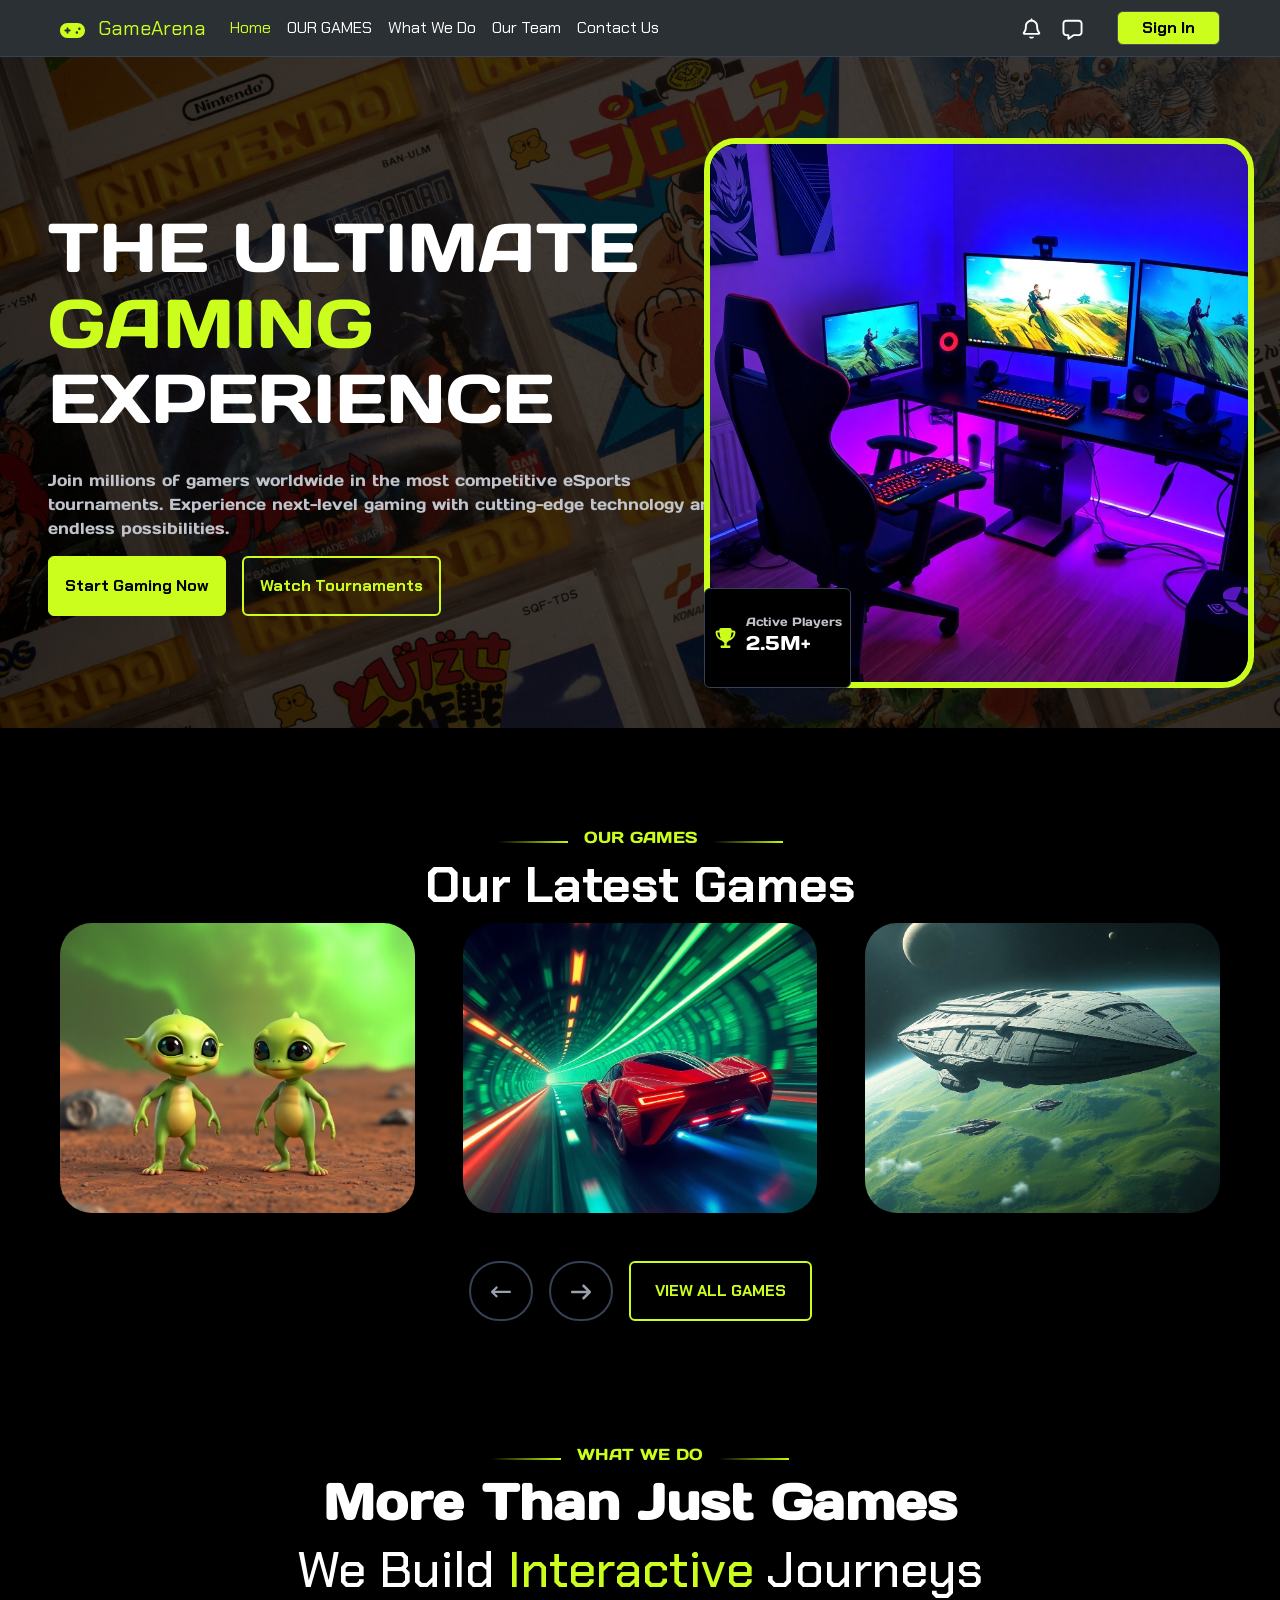
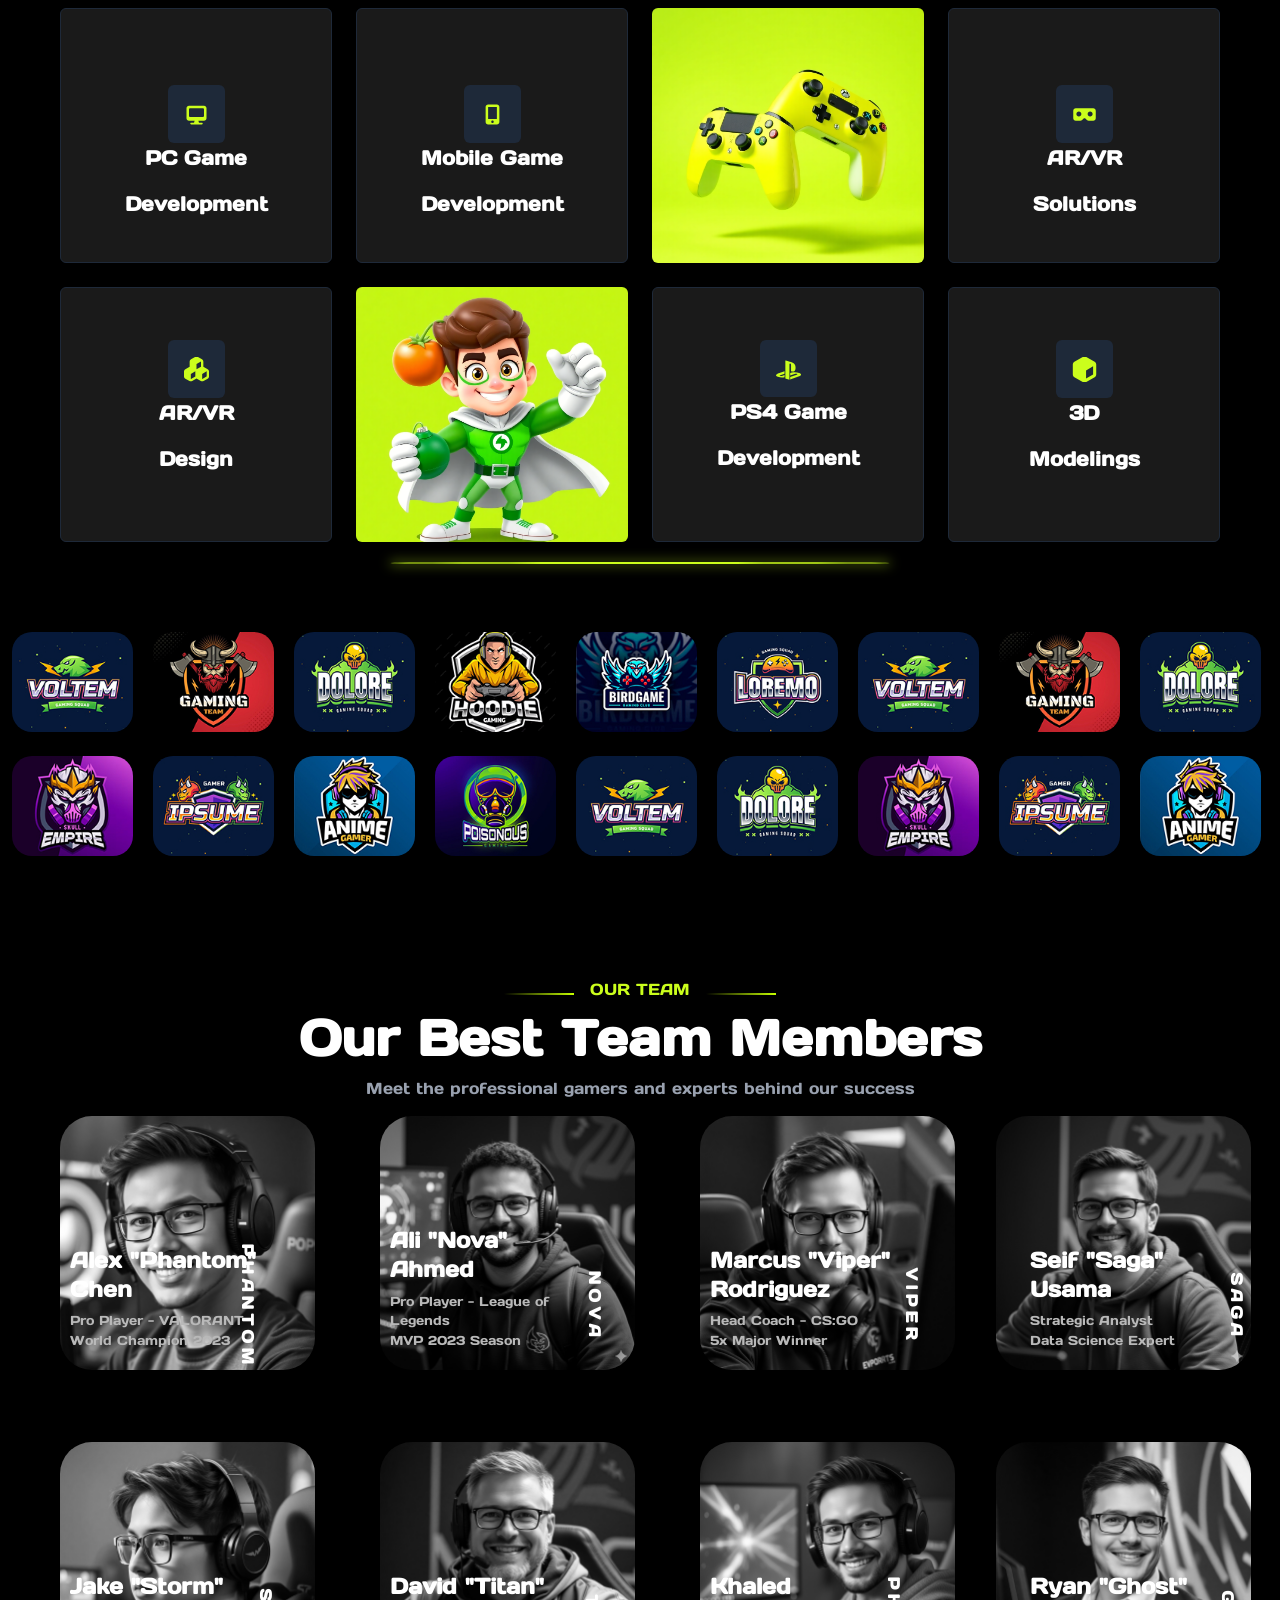
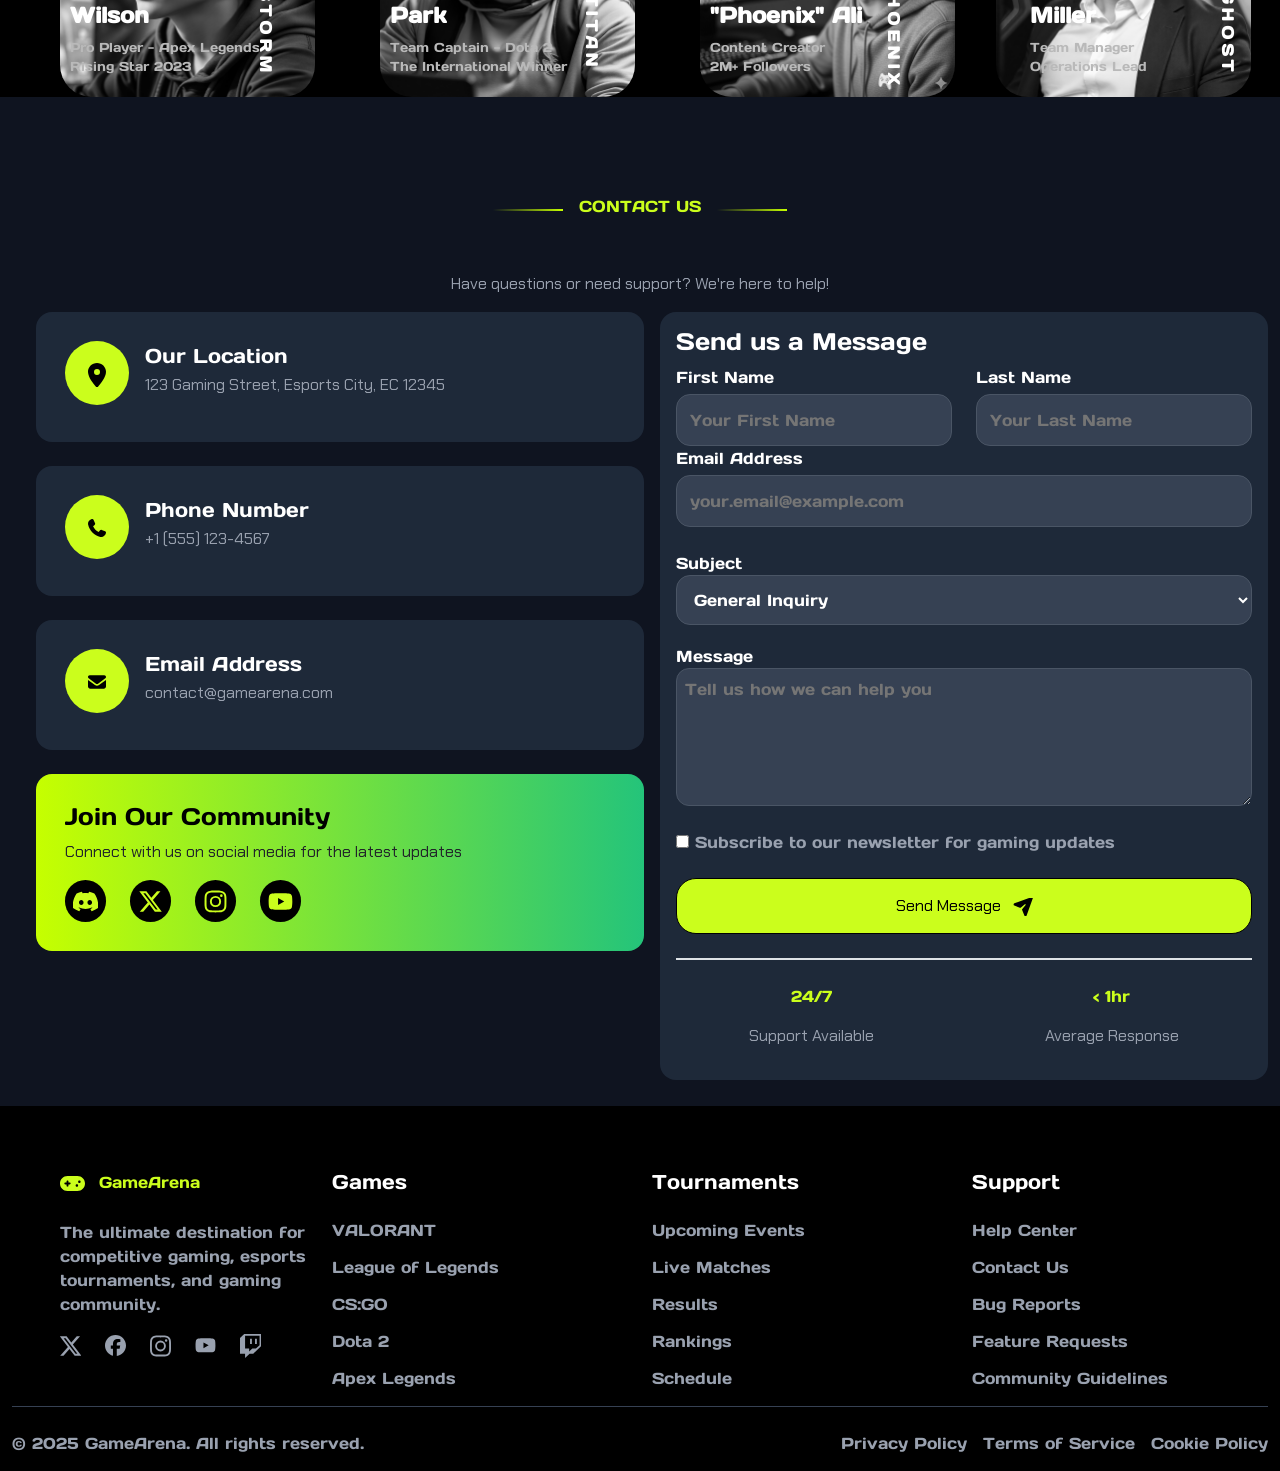
<file: index3.html>
<!DOCTYPE html>
<html lang="en">

<head>
    <meta charset="UTF-8">
    <meta name="viewport" content="width=device-width, initial-scale=1.0">
    <title>Documnet</title>
    <link href="https://cdn.jsdelivr.net/npm/bootstrap@5.3.8/dist/css/bootstrap.min.css" rel="stylesheet"
        integrity="sha384-sRIl4kxILFvY47J16cr9ZwB07vP4J8+LH7qKQnuqkuIAvNWLzeN8tE5YBujZqJLB" crossorigin="anonymous">
    <link rel="stylesheet" href="style3.css">
    <title>Bootstrap demo</title>

    <link rel="preconnect" href="https://fonts.googleapis.com">
    <link rel="preconnect" href="https://fonts.gstatic.com" crossorigin>
    <link
        href="https://fonts.googleapis.com/css2?family=Chakra+Petch:ital,wght@0,300;0,400;0,500;0,600;0,700;1,300;1,400;1,500;1,600;1,700&family=Days+One&display=swap"
        rel="stylesheet">
</head>

<body>

    <nav class="navbar navbar-expand-lg bg-body-tertiary bg-drk " data-bs-theme="dark" border-bottom-1px>
        <div class="container-fluid ">
            <div class="navbar-brand ms-3 ms-lg-5 "> <svg xmlns="http://www.w3.org/2000/svg" viewBox="0 0 640 640"
                    class="me-2"><!--!Font Awesome Free v7.3.1 by @fontawesome - https://fontawesome.com License - https://fontawesome.com/license/free Copyright 2026 Fonticons, Inc.-->
                    <path
                        d="M448 128C554 128 640 214 640 320C640 426 554 512 448 512L192 512C86 512 0 426 0 320C0 214 86 128 192 128L448 128zM192 240C178.7 240 168 250.7 168 264L168 296L136 296C122.7 296 112 306.7 112 320C112 333.3 122.7 344 136 344L168 344L168 376C168 389.3 178.7 400 192 400C205.3 400 216 389.3 216 376L216 344L248 344C261.3 344 272 333.3 272 320C272 306.7 261.3 296 248 296L216 296L216 264C216 250.7 205.3 240 192 240zM432 336C414.3 336 400 350.3 400 368C400 385.7 414.3 400 432 400C449.7 400 464 385.7 464 368C464 350.3 449.7 336 432 336zM496 240C478.3 240 464 254.3 464 272C464 289.7 478.3 304 496 304C513.7 304 528 289.7 528 272C528 254.3 513.7 240 496 240z" />
                </svg> GameArena</div>
            <button class="navbar-toggler" type="button" data-bs-toggle="collapse"
                data-bs-target="#navbarSupportedContent" aria-controls="navbarSupportedContent" aria-expanded="false"
                aria-label="Toggle navigation">
                <span class="navbar-toggler-icon"></span>
            </button>
            <div class="collapse navbar-collapse" id="navbarSupportedContent">
                <ul class="navbar-nav me-auto mb-2 mb-lg-0">
                    <li class="nav-item">
                        <a class="nav-link active" aria-current="page" href="#">Home</a>
                    </li>
                    <li class="nav-item">
                        <a class="nav-link text-white" href="#ourgames">OUR GAMES</a>
                    </li>
                    <li class="nav-item">
                        <a class="nav-link text-white" href="#whattodo">What We Do</a>
                    </li>
                    <li class="nav-item">
                        <a class="nav-link text-white" href="#team">Our Team</a>
                    </li>
                    <li class="nav-item">
                        <a href="#contactt" class="nav-link text-white">Contact Us</a>
                    </li>

                </ul>
                <div class="d-flex align-items-center flex-wrap gap-2 mb-3 mb-lg-0">
                    <svg xmlns="http://www.w3.org/2000/svg" viewBox="0 0 640 640"
                        class="me-2"><!--!Font Awesome Free v7.3.1 by @fontawesome - https://fontawesome.com License - https://fontawesome.com/license/free Copyright 2026 Fonticons, Inc.-->
                        <path
                            d="M320 64C306.7 64 296 74.7 296 88L296 97.7C214.6 109.3 152 179.4 152 264L152 278.5C152 316.2 142 353.2 123 385.8L101.1 423.2C97.8 429 96 435.5 96 442.2C96 463.1 112.9 480 133.8 480L506.2 480C527.1 480 544 463.1 544 442.2C544 435.5 542.2 428.9 538.9 423.2L517 385.7C498 353.1 488 316.1 488 278.4L488 263.9C488 179.3 425.4 109.2 344 97.6L344 87.9C344 74.6 333.3 63.9 320 63.9zM488.4 432L151.5 432L164.4 409.9C187.7 370 200 324.6 200 278.5L200 264C200 197.7 253.7 144 320 144C386.3 144 440 197.7 440 264L440 278.5C440 324.7 452.3 370 475.5 409.9L488.4 432zM252.1 528C262 556 288.7 576 320 576C351.3 576 378 556 387.9 528L252.1 528z" />
                    </svg>
                    <svg xmlns="http://www.w3.org/2000/svg" viewBox="0 0 640 640"
                        class="me-2"><!--!Font Awesome Free v7.3.1 by @fontawesome - https://fontawesome.com License - https://fontawesome.com/license/free Copyright 2026 Fonticons, Inc.-->
                        <path
                            d="M267.7 576.9C267.7 576.9 267.7 576.9 267.7 576.9L229.9 603.6C222.6 608.8 213 609.4 205 605.3C197 601.2 192 593 192 584L192 512L160 512C107 512 64 469 64 416L64 192C64 139 107 96 160 96L480 96C533 96 576 139 576 192L576 416C576 469 533 512 480 512L359.6 512L267.7 576.9zM332 472.8C340.1 467.1 349.8 464 359.7 464L480 464C506.5 464 528 442.5 528 416L528 192C528 165.5 506.5 144 480 144L160 144C133.5 144 112 165.5 112 192L112 416C112 442.5 133.5 464 160 464L216 464C226.4 464 235.3 470.6 238.6 479.9C239.5 482.4 240 485.1 240 488L240 537.7C272.7 514.6 303.3 493 331.9 472.8z" />
                    </svg>
                    <button
                        class="ms-lg-3 me-lg-5 rounded-2 py-1 px-4 d-flex align-items-center justify-content-center border text-black fw-bold">
                        Sign In
                    </button>
                </div>
            </div>
        </div>

    </nav>


    <div
        class="hero-section d-flex flex-column flex-lg-row position-relative justify-content-center align-items-center gap-4 gap-lg-0">
        <div class="overlay position-absolute h-100 w-100 opacity-75 bg-black"></div>
        <div class="gaming z-3 text-center text-lg-start">
            <h1 class="text-white p-3 p-lg-5 ">THE ULTIMATE <span>GAMING</span> EXPERIENCE</h1>
            <p class="text-white ms-0 ms-lg-5 px-3 px-lg-0  ">Join millions of gamers worldwide in the most competitive
                eSports tournaments.
                Experience next-level
                gaming with cutting-edge technology and endless possibilities.</p>
            <div
                class="buttons ms-0 ms-lg-5 d-flex flex-column flex-sm-row justify-content-center justify-content-lg-start gap-3 px-3 px-lg-0">
                <button class="p-3 rounded-2 fw-bold">
                    Start Gaming Now
                </button>
                <button class="p-3 rounded-2 fw-bold">
                    Watch Tournaments
                </button>
            </div>
        </div>
        <div class="gaming-picture z-3 position-relative">
            <img src="images/hero-img.png" alt="Gaming" class=" w-100 rounded-5 mt-4 mt-lg-5 me-lg-5">
            <div
                class="active-players d-flex position-absolute bottom-0 start-0  gap-2 bg-black rounded-2 px-2 py-3 py-lg-4">
                <svg xmlns="http://www.w3.org/2000/svg"
                    viewBox="0 0 640 640"><!--!Font Awesome Free v7.3.1 by @fontawesome - https://fontawesome.com License - https://fontawesome.com/license/free Copyright 2026 Fonticons, Inc.-->
                    <path
                        d="M208.3 64L432.3 64C458.8 64 480.4 85.8 479.4 112.2C479.2 117.5 479 122.8 478.7 128L528.3 128C554.4 128 577.4 149.6 575.4 177.8C567.9 281.5 514.9 338.5 457.4 368.3C441.6 376.5 425.5 382.6 410.2 387.1C390 415.7 369 430.8 352.3 438.9L352.3 512L416.3 512C434 512 448.3 526.3 448.3 544C448.3 561.7 434 576 416.3 576L224.3 576C206.6 576 192.3 561.7 192.3 544C192.3 526.3 206.6 512 224.3 512L288.3 512L288.3 438.9C272.3 431.2 252.4 416.9 233 390.6C214.6 385.8 194.6 378.5 175.1 367.5C121 337.2 72.2 280.1 65.2 177.6C63.3 149.5 86.2 127.9 112.3 127.9L161.9 127.9C161.6 122.7 161.4 117.5 161.2 112.1C160.2 85.6 181.8 63.9 208.3 63.9zM165.5 176L113.1 176C119.3 260.7 158.2 303.1 198.3 325.6C183.9 288.3 172 239.6 165.5 176zM444 320.8C484.5 297 521.1 254.7 527.3 176L475 176C468.8 236.9 457.6 284.2 444 320.8z" />
                </svg>
                <div class="text">
                    <p class="text-white m-0">Active Players</p>
                    <h5 class="text-white">2.5M+</h5>
                </div>
            </div>
        </div>
    </div>

    <div class="container-fluid  bg-black " id="ourgames">
        <div class="our-game " >
            <div class="text text-center">
                <div class="line-game d-flex justify-content-center align-items-center gap-3">
                    <div class="line"></div>
                    <h6 class="fs-6 ">OUR GAMES</h6>
                    <div class="line"></div>
                </div>
                <h6 class="text-white fw-bold ">Our Latest Games</h6>
            </div>


            <!-- carousel -->
            <!-- carousel -->

            <div id="gamesCarousel" class="carousel slide">

                <div class="carousel-inner">

                    <!-- First 3 images -->
                    <div class="carousel-item active">
                        <div class="row g-4 g-lg-5 px-3 px-lg-5">

                            <div class="col-12 col-md-6 col-lg-4">
                                <div class="carousel-item-content position-relative">
                                    <div class="carousel-layer rounded-5"></div>
                                    <img src="images/latest-games-1.png" alt="Alien Companions"
                                        class="rounded-5 position-relative img-fluid">

                                    <div class="postions d-flex justify-content-center align-items-center gap-4">

                                        <div class="adventure d-flex justify-content-center align-items-center">
                                            <svg xmlns="http://www.w3.org/2000/svg" viewBox="0 0 640 640">
                                                <path
                                                    d="M448 128C554 128 640 214 640 320C640 426 554 512 448 512L192 512C86 512 0 426 0 320C0 214 86 128 192 128L448 128zM192 240C178.7 240 168 250.7 168 264L168 296L136 296C122.7 296 112 306.7 112 320C112 333.3 122.7 344 136 344L168 344L168 376C168 389.3 178.7 400 192 400C205.3 400 216 389.3 216 376L216 344L248 344C261.3 344 272 333.3 272 320C272 306.7 261.3 296 248 296L216 296L216 264C216 250.7 205.3 240 192 240zM432 336C414.3 336 400 350.3 400 368C400 385.7 414.3 400 432 400C449.7 400 464 385.7 464 368C464 350.3 449.7 336 432 336zM496 240C478.3 240 464 254.3 464 272C464 289.7 478.3 304 496 304C513.7 304 528 289.7 528 272C528 254.3 513.7 240 496 240z" />
                                            </svg>

                                            <p class="text-white">ADVENTURE</p>
                                        </div>

                                        <div class="multi-layer d-flex justify-content-center align-items-center">
                                            <svg xmlns="http://www.w3.org/2000/svg" viewBox="0 0 640 640">
                                                <path
                                                    d="M320 80C377.4 80 424 126.6 424 184C424 241.4 377.4 288 320 288C262.6 288 216 241.4 216 184C216 126.6 262.6 80 320 80zM96 152C135.8 152 168 184.2 168 224C168 263.8 135.8 296 96 296C56.2 296 24 263.8 24 224C24 184.2 56.2 152 96 152zM0 480C0 409.3 57.3 352 128 352C140.8 352 153.2 353.9 164.9 357.4C132 394.2 112 442.8 112 496L112 512C112 523.4 114.4 534.2 118.7 544L32 544C14.3 544 0 529.7 0 512L0 480zM521.3 544C525.6 534.2 528 523.4 528 512L528 496C528 442.8 508 394.2 475.1 357.4C486.8 353.9 499.2 352 512 352C582.7 352 640 409.3 640 480L640 512C640 529.7 625.7 544 608 544L521.3 544zM472 224C472 184.2 504.2 152 544 152C583.8 152 616 184.2 616 224C616 263.8 583.8 296 544 296C504.2 296 472 263.8 472 224zM160 496C160 407.6 231.6 336 320 336C408.4 336 480 407.6 480 496L480 512C480 529.7 465.7 544 448 544L192 544C174.3 544 160 529.7 160 512L160 496z" />
                                            </svg>

                                            <p class="text-white">MULTIPLAYER</p>
                                        </div>

                                    </div>

                                    <div class="text-black position-absolute align">
                                        Alien Companions
                                    </div>
                                </div>
                            </div>

                            <div class="col-12 col-md-6 col-lg-4">
                                <div class="carousel-item-content position-relative">
                                    <div class="carousel-layer rounded-5"></div>
                                    <img src="images/latest-games-2.png" alt="Cyber Run 2099"
                                        class="rounded-5 position-relative img-fluid">

                                    <div class="postions d-flex justify-content-center align-items-center gap-4">

                                        <div class="adventure d-flex justify-content-center align-items-center">
                                            <svg xmlns="http://www.w3.org/2000/svg"
                                                viewBox="0 0 640 640"><!--!Font Awesome Free v7.3.1 by @fontawesome - https://fontawesome.com License - https://fontawesome.com/license/free Copyright 2026 Fonticons, Inc.-->
                                                <path
                                                    d="M128 64C145.7 64 160 78.3 160 96L160 112L229 94.8C267.1 85.3 307.3 89.7 342.5 107.3C388.8 130.5 443.3 130.5 489.6 107.3L499.2 102.5C519.8 92.1 544 107.1 544 130.1L544 409.8C544 423.1 535.7 435.1 523.2 439.8L488.5 452.8C442.3 470.1 390.9 467.4 346.8 445.4C308.9 426.4 265.4 421.7 224.3 432L160 448L160 544C160 561.7 145.7 576 128 576C110.3 576 96 561.7 96 544L96 96C96 78.3 110.3 64 128 64zM160 251.1L224 237.2L224 302.7L160 316.6L160 382.1L208.8 369.9C213.9 368.6 218.9 367.5 224 366.6L224 302.7L262.9 294.3C271.2 292.5 279.6 291.8 288 292.2L288 228.2C301.6 228.6 315.2 230.8 328.4 234.6L352 241.5L352 308.2L310.3 295.9C303 293.8 295.5 292.5 288 292.1L288 363.5C309.8 365.4 331.3 370.2 352 377.9L352 308.1L374.7 314.8C388.2 318.8 402 321.2 416 322.2L416 258C408.2 257.2 400.4 255.7 392.8 253.5L352 241.5L352 179.5C339 175.7 326.2 170.7 313.8 164.5C305.6 160.4 296.9 157.5 288 155.7L288 228.1C275 227.7 262 228.9 249.3 231.7L224 237.2L224 162L160 178L160 251.1zM416 399.7C432.8 401.2 449.9 399 466 392.9L480 387.7L480 316L472.1 317.8C453.7 322.1 434.8 323.5 416 322.3L416 399.7zM480 250.3L480 179.5C459.1 185.6 437.6 188.6 416 188.6L416 258C429.9 259.4 444 258.5 457.7 255.4L480 250.2z" />
                                            </svg>

                                            <p class="text-white">RACING</p>
                                        </div>

                                        <div class="multi-layer d-flex justify-content-center align-items-center">
                                            <svg xmlns="http://www.w3.org/2000/svg"
                                                viewBox="0 0 640 640"><!--!Font Awesome Free v7.3.1 by @fontawesome - https://fontawesome.com License - https://fontawesome.com/license/free Copyright 2026 Fonticons, Inc.-->
                                                <path
                                                    d="M434.8 54.1C446.7 62.7 451.1 78.3 445.7 91.9L367.3 288L512 288C525.5 288 537.5 296.4 542.1 309.1C546.7 321.8 542.8 336 532.5 344.6L244.5 584.6C233.2 594 217.1 594.5 205.2 585.9C193.3 577.3 188.9 561.7 194.3 548.1L272.7 352L128 352C114.5 352 102.5 343.6 97.9 330.9C93.3 318.2 97.2 304 107.5 295.4L395.5 55.4C406.8 46 422.9 45.5 434.8 54.1z" />
                                            </svg>

                                            <p class="text-white">SCI-FI</p>
                                        </div>

                                    </div>

                                    <div class="text-black position-absolute align">
                                        Cyber Run 2099
                                    </div>
                                </div>
                            </div>

                            <div class="col-12 col-md-6 col-lg-4 mx-md-auto mx-lg-0">
                                <div class="carousel-item-content position-relative">
                                    <div class="carousel-layer rounded-5"></div>
                                    <img src="images/latest-games-3.png" alt="The Legend of Zelda: Tears of the Kingdom"
                                        class="rounded-5 position-relative img-fluid">
                                    <div class="postions d-flex justify-content-center align-items-center gap-4">

                                        <div class="adventure d-flex justify-content-center align-items-center">
                                            <svg xmlns="http://www.w3.org/2000/svg"
                                                viewBox="0 0 640 640"><!--!Font Awesome Free v7.3.1 by @fontawesome - https://fontawesome.com License - https://fontawesome.com/license/free Copyright 2026 Fonticons, Inc.-->
                                                <path
                                                    d="M524.5 133.8C524.3 133.5 524.1 133.2 523.7 133.1C485.6 115.6 445.3 103.1 404 96C403.6 95.9 403.2 96 402.9 96.1C402.6 96.2 402.3 96.5 402.1 96.9C396.6 106.8 391.6 117.1 387.2 127.5C342.6 120.7 297.3 120.7 252.8 127.5C248.3 117 243.3 106.8 237.7 96.9C237.5 96.6 237.2 96.3 236.9 96.1C236.6 95.9 236.2 95.9 235.8 95.9C194.5 103 154.2 115.5 116.1 133C115.8 133.1 115.5 133.4 115.3 133.7C39.1 247.5 18.2 358.6 28.4 468.2C28.4 468.5 28.5 468.7 28.6 469C28.7 469.3 28.9 469.4 29.1 469.6C73.5 502.5 123.1 527.6 175.9 543.8C176.3 543.9 176.7 543.9 177 543.8C177.3 543.7 177.7 543.4 177.9 543.1C189.2 527.7 199.3 511.3 207.9 494.3C208 494.1 208.1 493.8 208.1 493.5C208.1 493.2 208.1 493 208 492.7C207.9 492.4 207.8 492.2 207.6 492.1C207.4 492 207.2 491.8 206.9 491.7C191.1 485.6 175.7 478.3 161 469.8C160.7 469.6 160.5 469.4 160.3 469.2C160.1 469 160 468.6 160 468.3C160 468 160 467.7 160.2 467.4C160.4 467.1 160.5 466.9 160.8 466.7C163.9 464.4 167 462 169.9 459.6C170.2 459.4 170.5 459.2 170.8 459.2C171.1 459.2 171.5 459.2 171.8 459.3C268 503.2 372.2 503.2 467.3 459.3C467.6 459.2 468 459.1 468.3 459.1C468.6 459.1 469 459.3 469.2 459.5C472.1 461.9 475.2 464.4 478.3 466.7C478.5 466.9 478.7 467.1 478.9 467.4C479.1 467.7 479.1 468 479.1 468.3C479.1 468.6 479 468.9 478.8 469.2C478.6 469.5 478.4 469.7 478.2 469.8C463.5 478.4 448.2 485.7 432.3 491.6C432.1 491.7 431.8 491.8 431.6 492C431.4 492.2 431.3 492.4 431.2 492.7C431.1 493 431.1 493.2 431.1 493.5C431.1 493.8 431.2 494 431.3 494.3C440.1 511.3 450.1 527.6 461.3 543.1C461.5 543.4 461.9 543.7 462.2 543.8C462.5 543.9 463 543.9 463.3 543.8C516.2 527.6 565.9 502.5 610.4 469.6C610.6 469.4 610.8 469.2 610.9 469C611 468.8 611.1 468.5 611.1 468.2C623.4 341.4 590.6 231.3 524.2 133.7zM222.5 401.5C193.5 401.5 169.7 374.9 169.7 342.3C169.7 309.7 193.1 283.1 222.5 283.1C252.2 283.1 275.8 309.9 275.3 342.3C275.3 375 251.9 401.5 222.5 401.5zM417.9 401.5C388.9 401.5 365.1 374.9 365.1 342.3C365.1 309.7 388.5 283.1 417.9 283.1C447.6 283.1 471.2 309.9 470.7 342.3C470.7 375 447.5 401.5 417.9 401.5z" />
                                            </svg>
                                            <p class="text-white">ACTION</p>
                                        </div>

                                        <div class="multi-layer d-flex justify-content-center align-items-center">
                                            <svg xmlns="http://www.w3.org/2000/svg"
                                                viewBox="0 0 640 640"><!--!Font Awesome Free v7.3.1 by @fontawesome - https://fontawesome.com License - https://fontawesome.com/license/free Copyright 2026 Fonticons, Inc.-->
                                                <path
                                                    d="M240 88C240 74.7 229.3 64 216 64C202.7 64 192 74.7 192 88L192 128C156.7 128 128 156.7 128 192L88 192C74.7 192 64 202.7 64 216C64 229.3 74.7 240 88 240L128 240L128 296L88 296C74.7 296 64 306.7 64 320C64 333.3 74.7 344 88 344L128 344L128 400L88 400C74.7 400 64 410.7 64 424C64 437.3 74.7 448 88 448L128 448C128 483.3 156.7 512 192 512L192 552C192 565.3 202.7 576 216 576C229.3 576 240 565.3 240 552L240 512L296 512L296 552C296 565.3 306.7 576 320 576C333.3 576 344 565.3 344 552L344 512L400 512L400 552C400 565.3 410.7 576 424 576C437.3 576 448 565.3 448 552L448 512C483.3 512 512 483.3 512 448L552 448C565.3 448 576 437.3 576 424C576 410.7 565.3 400 552 400L512 400L512 344L552 344C565.3 344 576 333.3 576 320C576 306.7 565.3 296 552 296L512 296L512 240L552 240C565.3 240 576 229.3 576 216C576 202.7 565.3 192 552 192L512 192C512 156.7 483.3 128 448 128L448 88C448 74.7 437.3 64 424 64C410.7 64 400 74.7 400 88L400 128L344 128L344 88C344 74.7 333.3 64 320 64C306.7 64 296 74.7 296 88L296 128L240 128L240 88zM224 192L416 192C433.7 192 448 206.3 448 224L448 416C448 433.7 433.7 448 416 448L224 448C206.3 448 192 433.7 192 416L192 224C192 206.3 206.3 192 224 192zM240 240L240 400L400 400L400 240L240 240z" />
                                            </svg>

                                            <p class="text-white">GEFORCE</p>
                                        </div>

                                    </div>
                                    <div class="text-black position-absolute align me-5 ">
                                        The Legend of Zelda: Tears of the Kingdom
                                    </div>
                                </div>
                            </div>

                        </div>
                    </div>
                    <!-- END First carousel-item -->


                    <div class="carousel-item">
                        <div class="row g-4 g-lg-5 px-3 px-lg-5">

                            <div class="col-12 col-md-6 col-lg-4">
                                <div class="carousel-item-content position-relative">
                                    <div class="carousel-layer rounded-5"></div>
                                    <img src="images/latest-games-4.png" alt="Alien Companions"
                                        class="rounded-5 position-relative img-fluid">

                                    <div class="postions d-flex justify-content-center align-items-center gap-4">

                                        <div class="adventure d-flex justify-content-center align-items-center">
                                            <svg xmlns="http://www.w3.org/2000/svg"
                                                viewBox="0 0 640 640"><!--!Font Awesome Free v7.3.1 by @fontawesome - https://fontawesome.com License - https://fontawesome.com/license/free Copyright 2026 Fonticons, Inc.-->
                                                <path
                                                    d="M320 64C324.6 64 329.2 65 333.4 66.9L521.8 146.8C543.8 156.1 560.2 177.8 560.1 204C559.6 303.2 518.8 484.7 346.5 567.2C329.8 575.2 310.4 575.2 293.7 567.2C121.3 484.7 80.6 303.2 80.1 204C80 177.8 96.4 156.1 118.4 146.8L306.7 66.9C310.9 65 315.4 64 320 64zM320 130.8L320 508.9C458 442.1 495.1 294.1 496 205.5L320 130.9L320 130.9z" />
                                            </svg>
                                            <p class="text-white">RPG</p>
                                        </div>

                                        <div class="multi-layer d-flex justify-content-center align-items-center">
                                            <svg xmlns="http://www.w3.org/2000/svg"
                                                viewBox="0 0 640 640"><!--!Font Awesome Free v7.3.1 by @fontawesome - https://fontawesome.com License - https://fontawesome.com/license/free Copyright 2026 Fonticons, Inc.-->
                                                <path
                                                    d="M295.4 37L310.2 73.8L347 88.6C350 89.8 352 92.8 352 96C352 99.2 350 102.2 347 103.4L310.2 118.2L295.4 155C294.2 158 291.2 160 288 160C284.8 160 281.8 158 280.6 155L265.8 118.2L229 103.4C226 102.2 224 99.2 224 96C224 92.8 226 89.8 229 88.6L265.8 73.8L280.6 37C281.8 34 284.8 32 288 32C291.2 32 294.2 34 295.4 37zM142.7 105.7L164.2 155.8L214.3 177.3C220.2 179.8 224 185.6 224 192C224 198.4 220.2 204.2 214.3 206.7L164.2 228.2L142.7 278.3C140.2 284.2 134.4 288 128 288C121.6 288 115.8 284.2 113.3 278.3L91.8 228.2L41.7 206.7C35.8 204.2 32 198.4 32 192C32 185.6 35.8 179.8 41.7 177.3L91.8 155.8L113.3 105.7C115.8 99.8 121.6 96 128 96C134.4 96 140.2 99.8 142.7 105.7zM496 368C502.4 368 508.2 371.8 510.7 377.7L532.2 427.8L582.3 449.3C588.2 451.8 592 457.6 592 464C592 470.4 588.2 476.2 582.3 478.7L532.2 500.2L510.7 550.3C508.2 556.2 502.4 560 496 560C489.6 560 483.8 556.2 481.3 550.3L459.8 500.2L409.7 478.7C403.8 476.2 400 470.4 400 464C400 457.6 403.8 451.8 409.7 449.3L459.8 427.8L481.3 377.7C483.8 371.8 489.6 368 496 368zM492 64C503 64 513.6 68.4 521.5 76.2L563.8 118.5C571.6 126.4 576 137 576 148C576 159 571.6 169.6 563.8 177.5L475.6 265.7L374.3 164.4L462.5 76.2C470.4 68.4 481 64 492 64zM76.2 462.5L340.4 198.3L441.7 299.6L177.5 563.8C169.6 571.6 159 576 148 576C137 576 126.4 571.6 118.5 563.8L76.2 521.5C68.4 513.6 64 503 64 492C64 481 68.4 470.4 76.2 462.5z" />
                                            </svg>

                                            <p class="text-white">FANTASY</p>
                                        </div>

                                    </div>
                                    <div class="text-black position-absolute align me-5 ">
                                        Aetheria Chronicles
                                    </div>
                                </div>
                            </div>

                            <div class="col-12 col-md-6 col-lg-4">
                                <div class="carousel-item-content position-relative">
                                    <div class="carousel-layer rounded-5"></div>
                                    <img src="images/latest-games-5.png" alt="Cyber Run 2099"
                                        class="rounded-5 position-relative img-fluid">

                                    <div class="postions d-flex justify-content-center align-items-center gap-4">

                                        <div class="adventure d-flex justify-content-center align-items-center">
                                            <svg xmlns="http://www.w3.org/2000/svg"
                                                viewBox="0 0 640 640"><!--!Font Awesome Free v7.3.1 by @fontawesome - https://fontawesome.com License - https://fontawesome.com/license/free Copyright 2026 Fonticons, Inc.-->
                                                <path
                                                    d="M320 48C337.7 48 352 62.3 352 80L352 98.3C450.1 112.3 527.7 189.9 541.7 288L560 288C577.7 288 592 302.3 592 320C592 337.7 577.7 352 560 352L541.7 352C527.7 450.1 450.1 527.7 352 541.7L352 560C352 577.7 337.7 592 320 592C302.3 592 288 577.7 288 560L288 541.7C189.9 527.7 112.3 450.1 98.3 352L80 352C62.3 352 48 337.7 48 320C48 302.3 62.3 288 80 288L98.3 288C112.3 189.9 189.9 112.3 288 98.3L288 80C288 62.3 302.3 48 320 48zM163.2 352C175.9 414.7 225.3 464.1 288 476.8L288 464C288 446.3 302.3 432 320 432C337.7 432 352 446.3 352 464L352 476.8C414.7 464.1 464.1 414.7 476.8 352L464 352C446.3 352 432 337.7 432 320C432 302.3 446.3 288 464 288L476.8 288C464.1 225.3 414.7 175.9 352 163.2L352 176C352 193.7 337.7 208 320 208C302.3 208 288 193.7 288 176L288 163.2C225.3 175.9 175.9 225.3 163.2 288L176 288C193.7 288 208 302.3 208 320C208 337.7 193.7 352 176 352L163.2 352zM320 272C346.5 272 368 293.5 368 320C368 346.5 346.5 368 320 368C293.5 368 272 346.5 272 320C272 293.5 293.5 272 320 272z" />
                                            </svg>
                                            <p class="text-white">SHOOTER</p>
                                        </div>

                                        <div class="multi-layer d-flex justify-content-center align-items-center">
                                            <svg xmlns="http://www.w3.org/2000/svg"
                                                viewBox="0 0 640 640"><!--!Font Awesome Free v7.3.1 by @fontawesome - https://fontawesome.com License - https://fontawesome.com/license/free Copyright 2026 Fonticons, Inc.-->
                                                <path
                                                    d="M96 192C96 130.1 146.1 80 208 80C269.9 80 320 130.1 320 192C320 253.9 269.9 304 208 304C146.1 304 96 253.9 96 192zM32 528C32 430.8 110.8 352 208 352C305.2 352 384 430.8 384 528L384 534C384 557.2 365.2 576 342 576L74 576C50.8 576 32 557.2 32 534L32 528zM464 128C517 128 560 171 560 224C560 277 517 320 464 320C411 320 368 277 368 224C368 171 411 128 464 128zM464 368C543.5 368 608 432.5 608 512L608 534.4C608 557.4 589.4 576 566.4 576L421.6 576C428.2 563.5 432 549.2 432 534L432 528C432 476.5 414.6 429.1 385.5 391.3C408.1 376.6 435.1 368 464 368z" />
                                            </svg>
                                            <p class="text-white">CO-OP</p>
                                        </div>

                                    </div>
                                    <div class="text-black position-absolute align me-5 ">
                                        Warfront Protocol
                                    </div>
                                </div>
                            </div>

                            <div class="col-12 col-md-6 col-lg-4 mx-md-auto mx-lg-0">
                                <div class="carousel-item-content position-relative">
                                    <div class="carousel-layer rounded-5"></div>
                                    <img src="images/latest-games-6.png" alt="The Legend of Zelda: Tears of the Kingdom"
                                        class="rounded-5 position-relative img-fluid">
                                    <div class="postions d-flex justify-content-center align-items-center gap-4">

                                        <div class="adventure d-flex justify-content-center align-items-center">
                                            <svg xmlns="http://www.w3.org/2000/svg"
                                                viewBox="0 0 640 640"><!--!Font Awesome Free v7.3.1 by @fontawesome - https://fontawesome.com License - https://fontawesome.com/license/free Copyright 2026 Fonticons, Inc.-->
                                                <path
                                                    d="M352 188.5L300.1 175.5C293.6 173.9 288.8 168.4 288.1 161.7C287.4 155 290.9 148.6 296.8 145.6L337.6 125.2L294.3 92.7C288.8 88.6 286.5 81.4 288.7 74.8C290.9 68.2 297.1 64 304 64L464 64C494.2 64 522.7 78.2 540.8 102.4L598.4 179.2C604.6 187.5 608 197.6 608 208C608 234.5 586.5 256 560 256L538.5 256C521.5 256 505.2 249.3 493.2 237.3L479.9 224L447.9 224L447.9 245.5C447.9 270.3 460.7 293.4 481.7 306.6L588.3 373.2C620.4 393.3 639.9 428.4 639.9 466.3C639.9 526.9 590.8 576.1 530.1 576.1L32.3 576C29 576 25.7 575.6 22.7 574.6C13.5 571.8 6 565 2.3 556C1 552.7 .1 549.1 0 545.3C-.2 541.6 .3 538 1.3 534.6C4.1 525.4 10.9 517.9 19.9 514.2C22.9 513 26.1 512.2 29.4 512L433.3 476C441.6 475.3 448 468.3 448 459.9C448 455.6 446.3 451.5 443.3 448.5L398.9 404.1C368.9 374.1 352 333.4 352 291L352 188.5zM512 136.3C512 136.2 512 136.1 512 136C512 135.9 512 135.8 512 135.7L512 136.3zM510.7 143.7L464.3 132.1C464.1 133.4 464 134.7 464 136C464 149.3 474.7 160 488 160C498.6 160 507.5 153.2 510.7 143.7zM130.9 180.5C147.2 166 171.3 164.3 189.4 176.4L320 263.4L320 290.9C320 323.7 328.4 355.7 344 383.9L112 383.9C105.3 383.9 99.3 379.7 97 373.5C94.7 367.3 96.5 360.2 101.6 355.8L171 296.3L18.4 319.8C11.4 320.9 4.5 317.2 1.5 310.8C-1.5 304.4 .1 296.8 5.4 292L130.9 180.5z" />
                                            </svg>
                                            <p class="text-white">FOOTBALL</p>
                                        </div>

                                        <div class="multi-layer d-flex justify-content-center align-items-center">
                                            <svg xmlns="http://www.w3.org/2000/svg"
                                                viewBox="0 0 640 640"><!--!Font Awesome Free v7.3.1 by @fontawesome - https://fontawesome.com License - https://fontawesome.com/license/free Copyright 2026 Fonticons, Inc.-->
                                                <path
                                                    d="M341.5 45.1C337.4 37.1 329.1 32 320.1 32C311.1 32 302.8 37.1 298.7 45.1L225.1 189.3L65.2 214.7C56.3 216.1 48.9 222.4 46.1 231C43.3 239.6 45.6 249 51.9 255.4L166.3 369.9L141.1 529.8C139.7 538.7 143.4 547.7 150.7 553C158 558.3 167.6 559.1 175.7 555L320.1 481.6L464.4 555C472.4 559.1 482.1 558.3 489.4 553C496.7 547.7 500.4 538.8 499 529.8L473.7 369.9L588.1 255.4C594.5 249 596.7 239.6 593.9 231C591.1 222.4 583.8 216.1 574.8 214.7L415 189.3L341.5 45.1z" />
                                            </svg>
                                            <p class="text-white">FANTASY</p>
                                        </div>

                                    </div>
                                    <div class="text-black position-absolute align me-5 ">
                                        Shot Striker
                                    </div>
                                </div>
                            </div>

                        </div>
                    </div>


                    <div class="carousel-item">
                        <div class="row g-4 g-lg-5 px-3 px-lg-5">

                            <div class="col-12 col-md-6 col-lg-4">
                                <div class="carousel-item-content position-relative">
                                    <div class="carousel-layer rounded-5"></div>
                                    <img src="images/latest-games-7.png" alt="Alien Companions"
                                        class="rounded-5 position-relative img-fluid">

                                    <div class="postions d-flex justify-content-center align-items-center gap-4">

                                        <div class="adventure d-flex justify-content-center align-items-center">
                                            <svg xmlns="http://www.w3.org/2000/svg"
                                                viewBox="0 0 640 640"><!--!Font Awesome Free v7.3.1 by @fontawesome - https://fontawesome.com License - https://fontawesome.com/license/free Copyright 2026 Fonticons, Inc.-->
                                                <path
                                                    d="M208.3 64L432.3 64C458.8 64 480.4 85.8 479.4 112.2C479.2 117.5 479 122.8 478.7 128L528.3 128C554.4 128 577.4 149.6 575.4 177.8C567.9 281.5 514.9 338.5 457.4 368.3C441.6 376.5 425.5 382.6 410.2 387.1C390 415.7 369 430.8 352.3 438.9L352.3 512L416.3 512C434 512 448.3 526.3 448.3 544C448.3 561.7 434 576 416.3 576L224.3 576C206.6 576 192.3 561.7 192.3 544C192.3 526.3 206.6 512 224.3 512L288.3 512L288.3 438.9C272.3 431.2 252.4 416.9 233 390.6C214.6 385.8 194.6 378.5 175.1 367.5C121 337.2 72.2 280.1 65.2 177.6C63.3 149.5 86.2 127.9 112.3 127.9L161.9 127.9C161.6 122.7 161.4 117.5 161.2 112.1C160.2 85.6 181.8 63.9 208.3 63.9zM165.5 176L113.1 176C119.3 260.7 158.2 303.1 198.3 325.6C183.9 288.3 172 239.6 165.5 176zM444 320.8C484.5 297 521.1 254.7 527.3 176L475 176C468.8 236.9 457.6 284.2 444 320.8z" />
                                            </svg>
                                            <p class="text-white">SPORTS</p>
                                        </div>

                                        <div class="multi-layer d-flex justify-content-center align-items-center">
                                            <svg xmlns="http://www.w3.org/2000/svg"
                                                viewBox="0 0 448 512"><!--!Font Awesome Free v7.3.1 by @fontawesome - https://fontawesome.com License - https://fontawesome.com/license/free Copyright 2026 Fonticons, Inc.-->
                                                <path
                                                    d="M160.5-26.4c9.3-7.8 23-7.5 31.9 .9 12.3 11.6 23.3 24.4 33.9 37.4 13.5 16.5 29.7 38.3 45.3 64.2 5.2-6.8 10-12.8 14.2-17.9 1.1-1.3 2.2-2.7 3.3-4.1 7.9-9.8 17.7-22.1 30.8-22.1 13.4 0 22.8 11.9 30.8 22.1 1.3 1.7 2.6 3.3 3.9 4.8 10.3 12.4 24 30.3 37.7 52.4 27.2 43.9 55.6 106.4 55.6 176.6 0 123.7-100.3 224-224 224S0 411.7 0 288c0-91.1 41.1-170 80.5-225 19.9-27.7 39.7-49.9 54.6-65.1 8.2-8.4 16.5-16.7 25.5-24.2zM225.7 416c25.3 0 47.7-7 68.8-21 42.1-29.4 53.4-88.2 28.1-134.4-4.5-9-16-9.6-22.5-2l-25.2 29.3c-6.6 7.6-18.5 7.4-24.7-.5-17.3-22.1-49.1-62.4-65.3-83-5.4-6.9-15.2-8-21.5-1.9-18.3 17.8-51.5 56.8-51.5 104.3 0 68.6 50.6 109.2 113.7 109.2z" />
                                            </svg>
                                            <p class="text-white">LEAGUE</p>
                                        </div>

                                    </div>
                                    <div class="text-black position-absolute align me-5 ">
                                        Epic Gaming League
                                    </div>


                                </div>
                            </div>

                            <div class="col-12 col-md-6 col-lg-4">
                                <div class="carousel-item-content position-relative">
                                    <div class="carousel-layer rounded-5"></div>
                                    <img src="images/latest-games-8.png" alt="Cyber Run 2099"
                                        class="rounded-5 position-relative img-fluid">

                                    <div class="postions d-flex justify-content-center align-items-center gap-4">

                                        <div class="adventure d-flex justify-content-center align-items-center">
                                            <svg xmlns="http://www.w3.org/2000/svg"
                                                viewBox="0 0 512 512"><!--!Font Awesome Free v7.3.1 by @fontawesome - https://fontawesome.com License - https://fontawesome.com/license/free Copyright 2026 Fonticons, Inc.-->
                                                <path
                                                    d="M128 320L24.5 320c-24.9 0-40.2-27.1-27.4-48.5L50 183.3C58.7 168.8 74.3 160 91.2 160l95 0c76.1-128.9 189.6-135.4 265.5-124.3 12.8 1.9 22.8 11.9 24.6 24.6 11.1 75.9 4.6 189.4-124.3 265.5l0 95c0 16.9-8.8 32.5-23.3 41.2l-88.2 52.9c-21.3 12.8-48.5-2.6-48.5-27.4L192 384c0-35.3-28.7-64-64-64l-.1 0zM400 160a48 48 0 1 0 -96 0 48 48 0 1 0 96 0z" />
                                            </svg>
                                            <p class="text-white">SPACE</p>
                                        </div>

                                        <div class="multi-layer d-flex justify-content-center align-items-center">
                                            <svg xmlns="http://www.w3.org/2000/svg"
                                                viewBox="0 0 512 512"><!--!Font Awesome Free v7.3.1 by @fontawesome - https://fontawesome.com License - https://fontawesome.com/license/free Copyright 2026 Fonticons, Inc.-->
                                                <path
                                                    d="M351.9 280l-190.9 0c2.9 64.5 17.2 123.9 37.5 167.4 11.4 24.5 23.7 41.8 35.1 52.4 11.2 10.5 18.9 12.2 22.9 12.2s11.7-1.7 22.9-12.2c11.4-10.6 23.7-28 35.1-52.4 20.3-43.5 34.6-102.9 37.5-167.4zM160.9 232l190.9 0C349 167.5 334.7 108.1 314.4 64.6 303 40.2 290.7 22.8 279.3 12.2 268.1 1.7 260.4 0 256.4 0s-11.7 1.7-22.9 12.2c-11.4 10.6-23.7 28-35.1 52.4-20.3 43.5-34.6 102.9-37.5 167.4zm-48 0C116.4 146.4 138.5 66.9 170.8 14.7 78.7 47.3 10.9 131.2 1.5 232l111.4 0zM1.5 280c9.4 100.8 77.2 184.7 169.3 217.3-32.3-52.2-54.4-131.7-57.9-217.3L1.5 280zm398.4 0c-3.5 85.6-25.6 165.1-57.9 217.3 92.1-32.7 159.9-116.5 169.3-217.3l-111.4 0zm111.4-48C501.9 131.2 434.1 47.3 342 14.7 374.3 66.9 396.4 146.4 399.9 232l111.4 0z" />
                                            </svg>
                                            <p class="text-white">EXPLORATION</p>
                                        </div>

                                    </div>
                                    <div class="text-black position-absolute align me-5 ">
                                        Barren alien worlds
                                    </div>

                                </div>
                            </div>

                            <div class="col-12 col-md-6 col-lg-4 mx-md-auto mx-lg-0">
                                <div class="carousel-item-content position-relative">
                                    <div class="carousel-layer rounded-5"></div>
                                    <img src="images/latest-games-9.png" alt="The Legend of Zelda: Tears of the Kingdom"
                                        class="rounded-5 position-relative img-fluid">
                                    <div class="postions d-flex justify-content-center align-items-center gap-4">

                                        <div class="adventure d-flex justify-content-center align-items-center">
                                            <svg xmlns="http://www.w3.org/2000/svg"
                                                viewBox="0 0 512 512"><!--!Font Awesome Free v7.3.1 by @fontawesome - https://fontawesome.com License - https://fontawesome.com/license/free Copyright 2026 Fonticons, Inc.-->
                                                <path
                                                    d="M64 400l85.7-208.2c17-41.3 47.8-75.3 87.2-96.3L383.8 17.2c12.3-6.6 26.5 4.7 23 18.2L369.6 177.8c-1.1 4.1-1.6 8.3-1.6 12.6 0 6.3 1.2 12.6 3.6 18.5l76.4 191.1-207.1 0 11.8-35.4 40.4-13.5c6.5-2.2 10.9-8.3 10.9-15.2s-4.4-13-10.9-15.2l-40.4-13.5-13.5-40.4C237 260.4 230.9 256 224 256s-13 4.4-15.2 10.9l-13.5 40.4-40.4 13.5C148.4 323 144 329.1 144 336s4.4 13 10.9 15.2l40.4 13.5 11.8 35.4-143.1 0zM279.6 141.5c-1.1-3.3-4.1-5.5-7.6-5.5s-6.5 2.2-7.6 5.5l-6.7 20.2-20.2 6.7c-3.3 1.1-5.5 4.1-5.5 7.6s2.2 6.5 5.5 7.6l20.2 6.7 6.7 20.2c1.1 3.3 4.1 5.5 7.6 5.5s6.5-2.2 7.6-5.5l6.7-20.2 20.2-6.7c3.3-1.1 5.5-4.1 5.5-7.6s-2.2-6.5-5.5-7.6l-20.2-6.7-6.7-20.2zM32 448l448 0c17.7 0 32 14.3 32 32s-14.3 32-32 32L32 512c-17.7 0-32-14.3-32-32s14.3-32 32-32z" />
                                            </svg>
                                            <p class="text-white">ACTION</p>
                                        </div>

                                        <div class="multi-layer d-flex justify-content-center align-items-center">
                                            <svg xmlns="http://www.w3.org/2000/svg"
                                                viewBox="0 0 512 512"><!--!Font Awesome Free v7.3.1 by @fontawesome - https://fontawesome.com License - https://fontawesome.com/license/free Copyright 2026 Fonticons, Inc.-->
                                                <path
                                                    d="M347.5 144.8c6.5 5.4 12.5 11.3 18 17.7 8.7 10.2 23.7 14 35.1 6.9l54.1-33.8c11.2-7 14.7-21.7 6.9-32.2-15.3-20.5-33.5-38.6-54.1-53.8-10.4-7.6-24.7-4.3-31.8 6.4l-35.1 52.6c-7.8 11.6-3.8 27.3 7 36.2zM327.8 41.1c8.6-12.9 2.9-30.5-12.2-34.1-19.1-4.6-39.1-7-59.6-7s-40.4 2.4-59.6 7c-15.1 3.6-20.8 21.2-12.2 34.1l40 60c5.2 7.8 14.5 11.7 23.9 11.2 5.2-.3 10.6-.3 15.8 0 9.4 .5 18.7-3.4 23.9-11.2l40-60zM50.5 103.3c-7.9 10.5-4.3 25.3 6.9 32.2l54.1 33.8c11.4 7.1 26.3 3.3 35.1-6.9 5.5-6.4 11.5-12.3 18-17.7 10.8-8.9 14.8-24.6 7-36.2L136.4 55.9c-7.1-10.7-21.5-14-31.8-6.4-20.6 15.1-38.8 33.3-54.1 53.8zm62 141.1c.8-9.9-3.3-19.9-11.8-25.1L41 182c-12.9-8-29.9-2.3-33.6 12.5-4.9 19.7-7.5 40.3-7.5 61.6l0 24c0 13.3 10.7 24 24 24l64 0c13.3 0 24-10.7 24-24l0-24c0-3.9 .2-7.8 .5-11.6zm287.1 0c.3 3.8 .5 7.7 .5 11.6l0 24c0 13.3 10.7 24 24 24l64 0c13.3 0 24-10.7 24-24l0-24c0-21.2-2.6-41.8-7.5-61.6-3.6-14.7-20.7-20.5-33.6-12.5l-59.7 37.3c-8.4 5.3-12.6 15.2-11.8 25.1zM88 352l-64 0c-13.3 0-24 10.7-24 24L0 488c0 13.3 10.7 24 24 24l64 0c13.3 0 24-10.7 24-24l0-112c0-13.3-10.7-24-24-24zm400 0l-64 0c-13.3 0-24 10.7-24 24l0 112c0 13.3 10.7 24 24 24l64 0c13.3 0 24-10.7 24-24l0-112c0-13.3-10.7-24-24-24zM280 184c0-13.3-10.7-24-24-24s-24 10.7-24 24l0 304c0 13.3 10.7 24 24 24s24-10.7 24-24l0-304zm-80 32c0-13.3-10.7-24-24-24s-24 10.7-24 24l0 272c0 13.3 10.7 24 24 24s24-10.7 24-24l0-272zm160 0c0-13.3-10.7-24-24-24s-24 10.7-24 24l0 272c0 13.3 10.7 24 24 24s24-10.7 24-24l0-272z" />
                                            </svg>
                                            <p class="text-white">FUTURISTIC</p>
                                        </div>

                                    </div>
                                    <div class="text-black position-absolute align me-5 ">
                                        Cloveland Quest
                                    </div>
                                </div>
                            </div>

                        </div>
                    </div>

                </div>
                <!-- END carousel-inner -->


                <!-- Arrows -->
                <div class="d-flex flex-wrap justify-content-center gap-3 mt-5">

                    <button class="arrow-btn bg-black " type="button" data-bs-target="#gamesCarousel"
                        data-bs-slide="prev">
                        <svg xmlns="http://www.w3.org/2000/svg"
                            viewBox="0 0 576 512"><!--!Font Awesome Free v7.3.1 by @fontawesome - https://fontawesome.com License - https://fontawesome.com/license/free Copyright 2026 Fonticons, Inc.-->
                            <path
                                d="M9.4 233.4c-12.5 12.5-12.5 32.8 0 45.3l128 128c12.5 12.5 32.8 12.5 45.3 0s12.5-32.8 0-45.3L109.3 288 544 288c17.7 0 32-14.3 32-32s-14.3-32-32-32l-434.7 0 73.4-73.4c12.5-12.5 12.5-32.8 0-45.3s-32.8-12.5-45.3 0l-128 128z" />
                        </svg>
                    </button>

                    <button class="arrow-btn bg-black " type="button" data-bs-target="#gamesCarousel"
                        data-bs-slide="next">
                        <svg xmlns="http://www.w3.org/2000/svg"
                            viewBox="0 0 512 512"><!--!Font Awesome Free v7.3.1 by @fontawesome - https://fontawesome.com License - https://fontawesome.com/license/free Copyright 2026 Fonticons, Inc.-->
                            <path
                                d="M502.6 278.6c12.5-12.5 12.5-32.8 0-45.3l-160-160c-12.5-12.5-32.8-12.5-45.3 0s-12.5 32.8 0 45.3L402.7 224 32 224c-17.7 0-32 14.3-32 32s14.3 32 32 32l370.7 0-105.4 105.4c-12.5 12.5-12.5 32.8 0 45.3s32.8 12.5 45.3 0l160-160z" />
                        </svg>
                    </button>

                    <div class="butt">
                        <button class="bg-black rounded-2 px-4 py-3 fw-bold">
                            VIEW ALL GAMES
                        </button>
                    </div>

                </div>
                <!-- END Arrows -->

            </div>
            <!-- END gamesCarousel -->


        </div>
    </div>






    <div class="container-fluid bg-black overflow-hidden  py-4 ">

        <div class="our-game pb-5" id="whattodo">
            <div class="text text-center">
                <div class="line-game d-flex justify-content-center align-items-center gap-3">
                    <div class="line"></div>
                    <h6 class="fs-6 ">WHAT WE DO</h6>
                    <div class="line"></div>
                </div>
                <h6 class="text-white fw-bold ">More Than Just Games</h6>
                <h6 class="text-white">We Build <span>Interactive</span> Journeys</h6>
            </div>

            <div class="grid row g-4 px-3 px-lg-5">

                <!-- Box 1 -->
                <div class="col-12 col-md-6 col-lg-3 col-sm-6">
                    <div class="pc d-flex flex-column justify-content-center align-items-center rounded-2">
                        <div class="pc-svg p-3 rounded-2 mt-5">
                            <svg xmlns="http://www.w3.org/2000/svg"
                                viewBox="0 0 640 640"><!--!Font Awesome Free v7.3.1 by @fontawesome - https://fontawesome.com License - https://fontawesome.com/license/free Copyright 2026 Fonticons, Inc.-->
                                <path
                                    d="M128 96C92.7 96 64 124.7 64 160L64 416C64 451.3 92.7 480 128 480L272 480L256 528L184 528C170.7 528 160 538.7 160 552C160 565.3 170.7 576 184 576L456 576C469.3 576 480 565.3 480 552C480 538.7 469.3 528 456 528L384 528L368 480L512 480C547.3 480 576 451.3 576 416L576 160C576 124.7 547.3 96 512 96L128 96zM160 160L480 160C497.7 160 512 174.3 512 192L512 352C512 369.7 497.7 384 480 384L160 384C142.3 384 128 369.7 128 352L128 192C128 174.3 142.3 160 160 160z" />
                            </svg>
                        </div>

                        <p class="text-white fw-bold fs-5">PC Game</p>
                        <p class="text-white fw-bold fs-5">Development</p>
                    </div>
                </div>

                <!-- Box 2 -->
                <div class="col-12 col-md-6 col-lg-3  col-sm-6">
                    <div class="pc d-flex flex-column justify-content-center align-items-center rounded-2">
                        <div class="pc-svg p-3 rounded-2 mt-5">
                            <svg xmlns="http://www.w3.org/2000/svg"
                                viewBox="0 0 640 640"><!--!Font Awesome Free v7.3.1 by @fontawesome - https://fontawesome.com License - https://fontawesome.com/license/free Copyright 2026 Fonticons, Inc.-->
                                <path
                                    d="M144 128C144 92.7 172.7 64 208 64L432 64C467.3 64 496 92.7 496 128L496 512C496 547.3 467.3 576 432 576L208 576C172.7 576 144 547.3 144 512L144 128zM208 128L208 432L432 432L432 128L208 128zM320 536C337.7 536 352 521.7 352 504C352 486.3 337.7 472 320 472C302.3 472 288 486.3 288 504C288 521.7 302.3 536 320 536z" />
                            </svg>
                        </div>

                        <p class="text-white fw-bold fs-5">Mobile Game</p>
                        <p class="text-white fw-bold fs-5">Development</p>
                    </div>
                </div>

                <!-- Box 3 -->
                <div class="col-12 col-md-6 col-lg-3  col-sm-6">
                    <div class="station">
                        <img src="images/what-we-do-1.png" alt="station" class="rounded-2">
                    </div>
                </div>

                <!-- Box 4 -->
                <div class="col-12 col-md-6 col-lg-3  col-sm-6">
                    <div class="pc d-flex flex-column justify-content-center align-items-center rounded-2">
                        <div class="pc-svg p-3 rounded-2 mt-5">
                            <svg xmlns="http://www.w3.org/2000/svg"
                                viewBox="0 0 640 640"><!--!Font Awesome Free v7.3.1 by @fontawesome - https://fontawesome.com License - https://fontawesome.com/license/free Copyright 2026 Fonticons, Inc.-->
                                <path
                                    d="M544 160L96 160C60.7 160 32 188.7 32 224L32 416C32 451.3 60.7 480 96 480L213.5 480C230.5 480 246.8 473.3 258.8 461.3L292.7 427.4C299.9 420.2 309.8 416.1 320 416.1C330.2 416.1 340.1 420.2 347.3 427.4L381.2 461.3C393.2 473.3 409.5 480 426.5 480L544 480C579.3 480 608 451.3 608 416L608 224C608 188.7 579.3 160 544 160zM112 304C112 268.7 140.7 240 176 240C211.3 240 240 268.7 240 304C240 339.3 211.3 368 176 368C140.7 368 112 339.3 112 304zM464 240C499.3 240 528 268.7 528 304C528 339.3 499.3 368 464 368C428.7 368 400 339.3 400 304C400 268.7 428.7 240 464 240z" />
                            </svg>
                        </div>

                        <p class="text-white fw-bold fs-5">AR/VR</p>
                        <p class="text-white fw-bold fs-5">Solutions</p>
                    </div>
                </div>


                <!-- Box 5 -->
                <div class="col-12 col-md-6 col-lg-3  col-sm-6" >
                    <div class="pc d-flex flex-column justify-content-center align-items-center rounded-2">
                        <div class="pc-svg p-3 rounded-2">
                            <svg xmlns="http://www.w3.org/2000/svg"
                                viewBox="0 0 512 512"><!--!Font Awesome Free v7.3.1 by @fontawesome - https://fontawesome.com License - https://fontawesome.com/license/free Copyright 2026 Fonticons, Inc.-->
                                <path
                                    d="M284-1.3c-17.3-10-38.7-10-56 0L143.8 47.3c-17.3 10-28 28.5-28 48.5l0 101.9-88.3 51c-17.3 10-28 28.5-28 48.5l0 97.3c0 20 10.7 38.5 28 48.5l84.3 48.6c17.3 10 38.7 10 56 0l88.3-51 88.3 51c17.3 10 38.7 10 56 0L484.5 443c17.3-10 28-28.5 28-48.5l0-97.3c0-20-10.7-38.5-28-48.5l-88.3-51 0-101.9c0-20-10.7-38.5-28-48.5L284-1.3zM232 292.6l0 106.5-88.3 51c-1.2 .7-2.6 1.1-4 1.1l0-105.3 92.3-53.3zm231.4 .6c.7 1.2 1.1 2.6 1.1 4l0 97.3c0 2.9-1.5 5.5-4 6.9l-84.3 48.6c-1.2 .7-2.6 1.1-4 1.1l0-105.3 91.2-52.6zM348.3 95.8l0 101.9-92.3 53.3 0-106.5 91.2-52.6c.7 1.2 1.1 2.6 1.1 4z" />
                            </svg>
                        </div>
                        <p class="text-white fw-bold fs-5">AR/VR</p>
                        <p class="text-white fw-bold fs-5 mb-6">Design</p>
                    </div>

                </div>

                <!-- Box 6 -->
                <div class="col-12 col-md-6 col-lg-3  col-sm-6">
                    <div class="station">
                        <img src="images/what-we-do-2.png" alt="station" class="rounded-2">
                    </div>
                </div>

                <!-- Box 7 -->
                <div class="col-12 col-md-6 col-lg-3  col-sm-6">
                    <div class="pc d-flex flex-column justify-content-center align-items-center rounded-2">
                        <div class="pc-svg p-3 rounded-2">
                            <svg xmlns="http://www.w3.org/2000/svg"
                                viewBox="0 0 576 512"><!--!Font Awesome Free v7.3.1 by @fontawesome - https://fontawesome.com License - https://fontawesome.com/license/free Copyright 2026 Fonticons, Inc.-->
                                <path
                                    d="M571 372.3c-11.3 14.2-38.8 24.3-38.8 24.3l-205.1 73.6 0-54.3 150.9-53.8c17.1-6.1 19.8-14.8 5.8-19.4-13.9-4.6-39.1-3.3-56.2 2.9l-100.5 35.5 0-56.4c23.2-7.8 47.1-13.6 75.7-16.8 40.9-4.5 90.9 .6 130.2 15.5 44.2 14 49.2 34.7 38 48.9zM346.6 279.8l0-139c0-16.3-3-31.3-18.3-35.6-11.7-3.8-19 7.1-19 23.4l0 347.9-93.8-29.8 0-414.7c39.9 7.4 98 24.9 129.2 35.4 79.5 27.3 106.4 61.3 106.4 137.8 0 74.5-46 102.8-104.5 74.6zM43.3 410.2c-45.4-12.8-53-39.5-32.3-54.8 19.1-14.2 51.7-24.9 51.7-24.9l134.5-47.8 0 54.5-96.8 34.6c-17.1 6.1-19.7 14.8-5.8 19.4s39.1 3.3 56.2-2.9l46.4-16.9 0 48.8c-51.6 9.3-101.4 7.3-153.9-10z" />
                            </svg>
                        </div>

                        <p class="text-white fw-bold fs-5">PS4 Game</p>
                        <p class="text-white fw-bold fs-5 mb-6">Development</p>
                    </div>
                </div>

                <!-- Box 8 -->
                <div class="col-12 col-md-6 col-lg-3  col-sm-6">
                    <div class="pc d-flex flex-column justify-content-center align-items-center rounded-2">
                        <div class="pc-svg p-3 rounded-2">
                            <svg xmlns="http://www.w3.org/2000/svg"
                                viewBox="0 0 512 512"><!--!Font Awesome Free v7.3.1 by @fontawesome - https://fontawesome.com License - https://fontawesome.com/license/free Copyright 2026 Fonticons, Inc.-->
                                <path
                                    d="M224.3-2.5c19.8-11.4 44.2-11.4 64 0L464.2 99c19.8 11.4 32 32.6 32 55.4l0 203c0 22.9-12.2 44-32 55.4L288.3 514.5c-19.8 11.4-44.2 11.4-64 0L48.5 413c-19.8-11.4-32-32.6-32-55.4l0-203c0-22.9 12.2-44 32-55.4L224.3-2.5zm207.8 360l0-166.1-143.8 83 0 166.1 143.8-83z" />
                            </svg>
                        </div>
                        <p class="text-white fw-bold fs-5">3D</p>
                        <p class="text-white fw-bold fs-5 mb-6">Modelings</p>
                    </div>
                </div>

            </div>

            <div class="glow-line"></div>

        </div>

        <!-- Row 1 -->
        <div class="marquee marquee-left mb-4">
            <div class="marquee-content">
                <img src="images/logo-1.jpg" alt="">
                <img src="images/logo-2.jpg" alt="">
                <img src="images/logo-3.jpg" alt="">
                <img src="images/logo-4.jpg" alt="">
                <img src="images/logo-5.jpg" alt="">
                <img src="images/logo-6.jpg" alt="">

                <!-- repeat images for infinite effect -->
                <img src="images/logo-1.jpg" alt="">
                <img src="images/logo-2.jpg" alt="">
                <img src="images/logo-3.jpg" alt="">
                <img src="images/logo-4.jpg" alt="">
                <img src="images/logo-5.jpg" alt="">
                <img src="images/logo-6.jpg" alt="">
            </div>
        </div>


        <!-- Row 2 -->
        <div class="marquee marquee-right">
            <div class="marquee-content">
                <img src="images/logo-7.jpg" alt="">
                <img src="images/logo-8.jpg" alt="">
                <img src="images/logo-9.jpg" alt="">
                <img src="images/logo-10.jpg" alt="">
                <img src="images/logo-11.jpg" alt="">
                <img src="images/logo-12.jpg" alt="">

                <!-- repeat images for infinite effect -->
                <img src="images/logo-7.jpg" alt="">
                <img src="images/logo-8.jpg" alt="">
                <img src="images/logo-9.jpg" alt="">
                <img src="images/logo-10.jpg" alt="">
                <img src="images/logo-11.jpg" alt="">
                <img src="images/logo-12.jpg" alt="">
            </div>
        </div>

    </div>


    <div class="container-fluid bg-black">
        <div class="our-game ">
            <div class="text text-center">
                <div class="line-game d-flex justify-content-center align-items-center gap-3">
                    <div class="line"></div>
                    <h6 class="fs-6 ">OUR TEAM</h6>
                    <div class="line"></div>
                </div>
                <h6 class="text-white fw-bold ">Our Best Team Members</h6>
                <p class="fs-6">Meet the professional gamers and experts behind our success</p>
            </div>

        </div>
        <div class="our-team row g-4 px-3 px-lg-0">
            <div class="alex position-relative col-12 col-sm-6 col-lg-3">
                <img src="images/avatar-1.png" alt="Alex Phantom Chen" class=" ms-0 ms-lg-5 rounded-5 ">
                <div class="text position-absolute ms-0 ms-lg-5 mt-5">
                    <h6>Alex "Phantom" Chen</h6>
                    <p>Pro Player - VALORANT</p>
                    <p>World Champion 2023</p>

                </div>
                <div class="rotate">
                    PHANTOM
                </div>

            </div>
            <div class="alex position-relative col-12 col-sm-6 col-lg-3">
                <img src="images/avatar-2.png" alt="Ali Nova Ahmed" class=" ms-0 ms-lg-5 rounded-5">
                <div class="text position-absolute ms-0 ms-lg-5 mt-5">
                    <h6>Ali "Nova" Ahmed</h6>
                    <p>Pro Player - League of Legends</p>
                    <p>MVP 2023 Season</p>

                </div>
                <div class="rotate">
                    NOVA
                </div>

            </div>

            <div class="alex position-relative col-12 col-sm-6 col-lg-3">
                <img src="images/avatar-3.png" alt="Marcus Viper Rodriguez" class=" ms-0 ms-lg-5 rounded-5">
                <div class="text position-absolute ms-0 ms-lg-5 mt-5">
                    <h6>Marcus "Viper" Rodriguez</h6>
                    <p>Head Coach - CS:GO</p>
                    <p>5x Major Winner</p>

                </div>
                <div class="rotate">
                    VIPER
                </div>

            </div>

            <div class="alex position-relative col-12 col-sm-6 col-lg-3" id="team">
                <img src="images/avatar-4.png" alt="Seif Saga Usama" class=" ms-0 ms-lg-4 rounded-5">
                <div class="text position-absolute ms-0 ms-lg-5 mt-5">
                    <h6>Seif "Saga" Usama</h6>
                    <p>Strategic Analyst</p>
                    <p>Data Science Expert</p>

                </div>
                <div class="rotate">
                    SAGA
                </div>

            </div>

        </div>

        <div class="our-team row g-4 px-3 px-lg-0 mt-2 mt-lg-5">
            <div class="alex position-relative col-12 col-sm-6 col-lg-3">
                <img src="images/avatar-5.png" alt="Jake Storm Wilson" class=" ms-0 ms-lg-5 rounded-5">
                <div class="text position-absolute ms-0 ms-lg-5 mt-5">
                    <h6>Jake "Storm" Wilson</h6>
                    <p>Pro Player - Apex Legends</p>
                    <p>Rising Star 2023</p>

                </div>
                <div class="rotate">
                    STORM
                </div>

            </div>
            <div class="alex position-relative col-12 col-sm-6 col-lg-3">
                <img src="images/avatar-6.png" alt="David Titan Park" class=" ms-0 ms-lg-5 rounded-5">
                <div class="text position-absolute ms-0 ms-lg-5 mt-5">
                    <h6>David "Titan" Park</h6>
                    <p>Team Captain - Dota 2</p>
                    <p>The International Winner</p>

                </div>
                <div class="rotate">
                    TITAN
                </div>

            </div>

            <div class="alex position-relative col-12 col-sm-6 col-lg-3">
                <img src="images/avatar-7.png" alt="Khaled Phoenix Ali" class=" ms-0 ms-lg-5 rounded-5">
                <div class="text position-absolute ms-0 ms-lg-5 mt-5">
                    <h6>Khaled "Phoenix" Ali</h6>
                    <p>Content Creator</p>
                    <p>2M+ Followers</p>

                </div>
                <div class="rotate">
                    PHOENIX
                </div>

            </div>

            <div class="alex position-relative col-12 col-sm-6 col-lg-3">
                <img src="images/avatar-8.png" alt="Ryan Ghost Miller" class=" ms-0 ms-lg-4 rounded-5">
                <div class="text position-absolute ms-0 ms-lg-5 mt-5">
                    <h6>Ryan "Ghost" Miller</h6>
                    <p>Team Manager</p>
                    <p>Operations Lead</p>

                </div>
                <div class="rotate">
                    GHOST
                </div>

            </div>

        </div>

    </div>


    <div class="container-fluid contact" id="contactt">
        <div class="our-game ">
            <div class="text text-center">
                <div class="line-game d-flex justify-content-center align-items-center gap-3">
                    <div class="line"></div>
                    <h6 class="fs-6 ">CONTACT US</h6>
                    <div class="line"></div>
                </div>
                <p class="fs-6 mt-5">Have questions or need support? We're here to help!</p>
            </div>

        </div>
        <div class="location d-flex flex-column flex-lg-row justify-content-around gap-4 px-3 px-lg-0">
            <div class="left ">
                <div class="phone d-flex rounded-4 ms-0 ms-lg-4 ">
                    <div class="map">
                        <svg xmlns="http://www.w3.org/2000/svg"
                            viewBox="0 0 384 512"><!--!Font Awesome Free v7.3.1 by @fontawesome - https://fontawesome.com License - https://fontawesome.com/license/free Copyright 2026 Fonticons, Inc.-->
                            <path
                                d="M0 188.6C0 84.4 86 0 192 0S384 84.4 384 188.6c0 119.3-120.2 262.3-170.4 316.8-11.8 12.8-31.5 12.8-43.3 0-50.2-54.5-170.4-197.5-170.4-316.8zM192 256a64 64 0 1 0 0-128 64 64 0 1 0 0 128z" />
                        </svg>
                    </div>
                    <div class="text ms-3">
                        <p class="text-white fs-5">Our Location</p>
                        <p>123 Gaming Street, Esports City, EC 12345</p>
                    </div>
                </div>
                <div class="phone d-flex rounded-4 ms-0 ms-lg-4 mt-4">
                    <div class="map">
                        <svg xmlns="http://www.w3.org/2000/svg"
                            viewBox="0 0 512 512"><!--!Font Awesome Free v7.3.1 by @fontawesome - https://fontawesome.com License - https://fontawesome.com/license/free Copyright 2026 Fonticons, Inc.-->
                            <path
                                d="M160.2 25C152.3 6.1 131.7-3.9 112.1 1.4l-5.5 1.5c-64.6 17.6-119.8 80.2-103.7 156.4 37.1 175 174.8 312.7 349.8 349.8 76.3 16.2 138.8-39.1 156.4-103.7l1.5-5.5c5.4-19.7-4.7-40.3-23.5-48.1l-97.3-40.5c-16.5-6.9-35.6-2.1-47 11.8l-38.6 47.2C233.9 335.4 177.3 277 144.8 205.3L189 169.3c13.9-11.3 18.6-30.4 11.8-47L160.2 25z" />
                        </svg>
                    </div>
                    <div class="text ms-3">
                        <p class="text-white fs-5">Phone Number</p>
                        <p>+1 (555) 123-4567</p>
                    </div>
                </div>
                <div class="phone d-flex rounded-4 ms-0 ms-lg-4 mt-4">
                    <div class="map">
                        <svg xmlns="http://www.w3.org/2000/svg"
                            viewBox="0 0 512 512"><!--!Font Awesome Free v7.3.1 by @fontawesome - https://fontawesome.com License - https://fontawesome.com/license/free Copyright 2026 Fonticons, Inc.-->
                            <path
                                d="M48 64c-26.5 0-48 21.5-48 48 0 15.1 7.1 29.3 19.2 38.4l208 156c17.1 12.8 40.5 12.8 57.6 0l208-156c12.1-9.1 19.2-23.3 19.2-38.4 0-26.5-21.5-48-48-48L48 64zM0 196L0 384c0 35.3 28.7 64 64 64l384 0c35.3 0 64-28.7 64-64l0-188-198.4 148.8c-34.1 25.6-81.1 25.6-115.2 0L0 196z" />
                        </svg>
                    </div>
                    <div class="text ms-3">
                        <p class="text-white fs-5">Email Address</p>
                        <p>contact@gamearena.com</p>
                    </div>
                </div>
                <div class="our-community rounded-4 ms-0 ms-lg-4 mt-4">
                    <h6 class="text-black fs-4">Join Our Community</h6>
                    <p>Connect with us on social media for the latest updates</p>
                    <div class="svgs d-flex gap-4">
                        <a class="discord bg-black rounded-5 p-2" href="#">
                            <svg xmlns="http://www.w3.org/2000/svg"
                                viewBox="0 0 576 512"><!--!Font Awesome Free v7.3.1 by @fontawesome - https://fontawesome.com License - https://fontawesome.com/license/free Copyright 2026 Fonticons, Inc.-->
                                <path
                                    d="M492.5 69.8c-.2-.3-.4-.6-.8-.7-38.1-17.5-78.4-30-119.7-37.1-.4-.1-.8 0-1.1 .1s-.6 .4-.8 .8c-5.5 9.9-10.5 20.2-14.9 30.6-44.6-6.8-89.9-6.8-134.4 0-4.5-10.5-9.5-20.7-15.1-30.6-.2-.3-.5-.6-.8-.8s-.7-.2-1.1-.2c-41.3 7.1-81.6 19.6-119.7 37.1-.3 .1-.6 .4-.8 .7-76.2 113.8-97.1 224.9-86.9 334.5 0 .3 .1 .5 .2 .8s.3 .4 .5 .6c44.4 32.9 94 58 146.8 74.2 .4 .1 .8 .1 1.1 0s.7-.4 .9-.7c11.3-15.4 21.4-31.8 30-48.8 .1-.2 .2-.5 .2-.8s0-.5-.1-.8-.2-.5-.4-.6-.4-.3-.7-.4c-15.8-6.1-31.2-13.4-45.9-21.9-.3-.2-.5-.4-.7-.6s-.3-.6-.3-.9 0-.6 .2-.9 .3-.5 .6-.7c3.1-2.3 6.2-4.7 9.1-7.1 .3-.2 .6-.4 .9-.4s.7 0 1 .1c96.2 43.9 200.4 43.9 295.5 0 .3-.1 .7-.2 1-.2s.7 .2 .9 .4c2.9 2.4 6 4.9 9.1 7.2 .2 .2 .4 .4 .6 .7s.2 .6 .2 .9-.1 .6-.3 .9-.4 .5-.6 .6c-14.7 8.6-30 15.9-45.9 21.8-.2 .1-.5 .2-.7 .4s-.3 .4-.4 .7-.1 .5-.1 .8 .1 .5 .2 .8c8.8 17 18.8 33.3 30 48.8 .2 .3 .6 .6 .9 .7s.8 .1 1.1 0c52.9-16.2 102.6-41.3 147.1-74.2 .2-.2 .4-.4 .5-.6s.2-.5 .2-.8c12.3-126.8-20.5-236.9-86.9-334.5zm-302 267.7c-29 0-52.8-26.6-52.8-59.2s23.4-59.2 52.8-59.2c29.7 0 53.3 26.8 52.8 59.2 0 32.7-23.4 59.2-52.8 59.2zm195.4 0c-29 0-52.8-26.6-52.8-59.2s23.4-59.2 52.8-59.2c29.7 0 53.3 26.8 52.8 59.2 0 32.7-23.2 59.2-52.8 59.2z" />
                            </svg>
                        </a>
                        <a class="twitter bg-black rounded-5 p-2" href="#">
                            <svg xmlns="http://www.w3.org/2000/svg"
                                viewBox="0 0 448 512"><!--!Font Awesome Free v7.3.1 by @fontawesome - https://fontawesome.com License - https://fontawesome.com/license/free Copyright 2026 Fonticons, Inc.-->
                                <path
                                    d="M357.2 48L427.8 48 273.6 224.2 455 464 313 464 201.7 318.6 74.5 464 3.8 464 168.7 275.5-5.2 48 140.4 48 240.9 180.9 357.2 48zM332.4 421.8l39.1 0-252.4-333.8-42 0 255.3 333.8z" />
                            </svg>
                        </a>
                        <a class="insta bg-black rounded-5 p-2" href="#">
                            <svg xmlns="http://www.w3.org/2000/svg"
                                viewBox="0 0 448 512"><!--!Font Awesome Free v7.3.1 by @fontawesome - https://fontawesome.com License - https://fontawesome.com/license/free Copyright 2026 Fonticons, Inc.-->
                                <path
                                    d="M224.3 141a115 115 0 1 0 -.6 230 115 115 0 1 0 .6-230zm-.6 40.4a74.6 74.6 0 1 1 .6 149.2 74.6 74.6 0 1 1 -.6-149.2zm93.4-45.1a26.8 26.8 0 1 1 53.6 0 26.8 26.8 0 1 1 -53.6 0zm129.7 27.2c-1.7-35.9-9.9-67.7-36.2-93.9-26.2-26.2-58-34.4-93.9-36.2-37-2.1-147.9-2.1-184.9 0-35.8 1.7-67.6 9.9-93.9 36.1s-34.4 58-36.2 93.9c-2.1 37-2.1 147.9 0 184.9 1.7 35.9 9.9 67.7 36.2 93.9s58 34.4 93.9 36.2c37 2.1 147.9 2.1 184.9 0 35.9-1.7 67.7-9.9 93.9-36.2 26.2-26.2 34.4-58 36.2-93.9 2.1-37 2.1-147.8 0-184.8zM399 388c-7.8 19.6-22.9 34.7-42.6 42.6-29.5 11.7-99.5 9-132.1 9s-102.7 2.6-132.1-9c-19.6-7.8-34.7-22.9-42.6-42.6-11.7-29.5-9-99.5-9-132.1s-2.6-102.7 9-132.1c7.8-19.6 22.9-34.7 42.6-42.6 29.5-11.7 99.5-9 132.1-9s102.7-2.6 132.1 9c19.6 7.8 34.7 22.9 42.6 42.6 11.7 29.5 9 99.5 9 132.1s2.7 102.7-9 132.1z" />
                            </svg>
                        </a>
                        <a class="youtube bg-black rounded-5 p-2" href="#">
                            <svg xmlns="http://www.w3.org/2000/svg"
                                viewBox="0 0 576 512"><!--!Font Awesome Free v7.3.1 by @fontawesome - https://fontawesome.com License - https://fontawesome.com/license/free Copyright 2026 Fonticons, Inc.-->
                                <path
                                    d="M549.7 124.1C543.5 100.4 524.9 81.8 501.4 75.5 458.9 64 288.1 64 288.1 64S117.3 64 74.7 75.5C51.2 81.8 32.7 100.4 26.4 124.1 15 167 15 256.4 15 256.4s0 89.4 11.4 132.3c6.3 23.6 24.8 41.5 48.3 47.8 42.6 11.5 213.4 11.5 213.4 11.5s170.8 0 213.4-11.5c23.5-6.3 42-24.2 48.3-47.8 11.4-42.9 11.4-132.3 11.4-132.3s0-89.4-11.4-132.3zM232.2 337.6l0-162.4 142.7 81.2-142.7 81.2z" />
                            </svg>
                        </a>
                    </div>
                </div>
            </div>
            <div class="right ms-0 ms-lg-3">
                <div class="form p-3 rounded-4">
                    <h6 class="text-white fs-4">Send us a Message</h6>
                    <form>
                        <div class="first-row d-flex flex-column flex-sm-row gap-4">
                            <div class="first-name d-flex flex-column flex-fill">
                                <label for="first-name" class="text-white">First Name</label>
                                <input type="text" id="first-name" name="first-name" placeholder="Your First Name"
                                    class="w-100">
                            </div>
                            <div class="last-name d-flex flex-column flex-fill">
                                <label for="last-name" class="text-white">Last Name</label>
                                <input type="text" id="last-name" name="last-name" placeholder="Your Last Name"
                                    class="w-100">
                            </div>
                        </div>
                        <div class="email d-flex flex-column">
                            <label for="email" class="text-white">Email Address</label>
                            <input type="email" name="email" id="email" placeholder="your.email@example.com"
                                class="w-100">
                        </div>
                        <div class="select d-flex flex-column mt-4">
                            <label for="subject" class="text-white">Subject</label>
                            <select id="subject" name="subject" class="w-100">
                                <option value="general">General Inquiry</option>
                                <option value="tournament">Tournament Support</option>
                                <option value="technical">Technical Issue</option>
                                <option value="partnership">Partnership</option>
                                <option value="media">Media Request</option>
                            </select>
                        </div>
                        <div class="message d-flex flex-column mt-4">
                            <label for="message" class="text-white">Message</label>
                            <textarea type="text" id="message" rows="5" name="message"
                                placeholder="Tell us how we can help you" class="w-100"></textarea>
                        </div>
                        <div class="subscribe mt-4">
                            <input type="checkbox" id="subscribe">
                            <label for="subscribe">Subscribe to our newsletter for gaming updates</label>
                        </div>

                    </form>
                    <div class="send d-flex mt-4">
                        <button class="w-100">
                            Send Message
                            <svg xmlns="http://www.w3.org/2000/svg"
                                viewBox="0 0 576 512"><!--!Font Awesome Free v7.3.1 by @fontawesome - https://fontawesome.com License - https://fontawesome.com/license/free Copyright 2026 Fonticons, Inc.-->
                                <path
                                    d="M536.4-26.3c9.8-3.5 20.6-1 28 6.3s9.8 18.2 6.3 28l-178 496.9c-5 13.9-18.1 23.1-32.8 23.1-14.2 0-27-8.6-32.3-21.7l-64.2-158c-4.5-11-2.5-23.6 5.2-32.6l94.5-112.4c5.1-6.1 4.7-15-.9-20.6s-14.6-6-20.6-.9L229.2 276.1c-9.1 7.6-21.6 9.6-32.6 5.2L38.1 216.8c-13.1-5.3-21.7-18.1-21.7-32.3 0-14.7 9.2-27.8 23.1-32.8l496.9-178z" />
                            </svg>
                        </button>
                    </div>
                    <div class="border mt-4 border gray-700">
                    </div>

                    <div class="flex d-flex flex-column flex-sm-row gap-4 mt-4 justify-content-around text-center">
                        <div class="support d-flex flex-column text-white">
                            <p>24/7</p>
                            <p> Support Available</p>
                        </div>
                        <div class="average d-flex flex-column text-white">
                            <p>&lt; 1hr</p>
                            <p>Average Response </p>
                        </div>

                    </div>
                </div>
            </div>
        </div>

    </div>

    <div class="container-fluid bg-black">
        <div class="footer row g-4 px-3 px-lg-0">
            <div class="camera-arena col-12 col-sm-6 col-lg-3">
                <div class="navbar-brand ms-0 ms-lg-5 "> <svg xmlns="http://www.w3.org/2000/svg" viewBox="0 0 640 640"
                        class="me-2"><!--!Font Awesome Free v7.3.1 by @fontawesome - https://fontawesome.com License - https://fontawesome.com/license/free Copyright 2026 Fonticons, Inc.-->
                        <path
                            d="M448 128C554 128 640 214 640 320C640 426 554 512 448 512L192 512C86 512 0 426 0 320C0 214 86 128 192 128L448 128zM192 240C178.7 240 168 250.7 168 264L168 296L136 296C122.7 296 112 306.7 112 320C112 333.3 122.7 344 136 344L168 344L168 376C168 389.3 178.7 400 192 400C205.3 400 216 389.3 216 376L216 344L248 344C261.3 344 272 333.3 272 320C272 306.7 261.3 296 248 296L216 296L216 264C216 250.7 205.3 240 192 240zM432 336C414.3 336 400 350.3 400 368C400 385.7 414.3 400 432 400C449.7 400 464 385.7 464 368C464 350.3 449.7 336 432 336zM496 240C478.3 240 464 254.3 464 272C464 289.7 478.3 304 496 304C513.7 304 528 289.7 528 272C528 254.3 513.7 240 496 240z" />
                    </svg> GameArena</div>
                <p class="ms-0 ms-lg-5 w-100 w-lg-25 mt-4">The ultimate destination for competitive gaming, esports
                    tournaments, and gaming community.</p>
                <div class="social-media d-flex gap-4 ms-0 ms-lg-5 mt-3">
                    <a href="#">
                        <svg xmlns="http://www.w3.org/2000/svg"
                            viewBox="0 0 448 512"><!--!Font Awesome Free v7.3.1 by @fontawesome - https://fontawesome.com License - https://fontawesome.com/license/free Copyright 2026 Fonticons, Inc.-->
                            <path
                                d="M357.2 48L427.8 48 273.6 224.2 455 464 313 464 201.7 318.6 74.5 464 3.8 464 168.7 275.5-5.2 48 140.4 48 240.9 180.9 357.2 48zM332.4 421.8l39.1 0-252.4-333.8-42 0 255.3 333.8z" />
                        </svg> </a>
                    <a href="#">
                        <svg xmlns="http://www.w3.org/2000/svg"
                            viewBox="0 0 512 512"><!--!Font Awesome Free v7.3.1 by @fontawesome - https://fontawesome.com License - https://fontawesome.com/license/free Copyright 2026 Fonticons, Inc.-->
                            <path
                                d="M512 256C512 114.6 397.4 0 256 0S0 114.6 0 256C0 376 82.7 476.8 194.2 504.5l0-170.3-52.8 0 0-78.2 52.8 0 0-33.7c0-87.1 39.4-127.5 125-127.5 16.2 0 44.2 3.2 55.7 6.4l0 70.8c-6-.6-16.5-1-29.6-1-42 0-58.2 15.9-58.2 57.2l0 27.8 83.6 0-14.4 78.2-69.3 0 0 175.9C413.8 494.8 512 386.9 512 256z" />
                        </svg>
                    </a>
                    <a href="#">
                        <svg xmlns="http://www.w3.org/2000/svg"
                            viewBox="0 0 448 512"><!--!Font Awesome Free v7.3.1 by @fontawesome - https://fontawesome.com License - https://fontawesome.com/license/free Copyright 2026 Fonticons, Inc.-->
                            <path
                                d="M224.3 141a115 115 0 1 0 -.6 230 115 115 0 1 0 .6-230zm-.6 40.4a74.6 74.6 0 1 1 .6 149.2 74.6 74.6 0 1 1 -.6-149.2zm93.4-45.1a26.8 26.8 0 1 1 53.6 0 26.8 26.8 0 1 1 -53.6 0zm129.7 27.2c-1.7-35.9-9.9-67.7-36.2-93.9-26.2-26.2-58-34.4-93.9-36.2-37-2.1-147.9-2.1-184.9 0-35.8 1.7-67.6 9.9-93.9 36.1s-34.4 58-36.2 93.9c-2.1 37-2.1 147.9 0 184.9 1.7 35.9 9.9 67.7 36.2 93.9s58 34.4 93.9 36.2c37 2.1 147.9 2.1 184.9 0 35.9-1.7 67.7-9.9 93.9-36.2 26.2-26.2 34.4-58 36.2-93.9 2.1-37 2.1-147.8 0-184.8zM399 388c-7.8 19.6-22.9 34.7-42.6 42.6-29.5 11.7-99.5 9-132.1 9s-102.7 2.6-132.1-9c-19.6-7.8-34.7-22.9-42.6-42.6-11.7-29.5-9-99.5-9-132.1s-2.6-102.7 9-132.1c7.8-19.6 22.9-34.7 42.6-42.6 29.5-11.7 99.5-9 132.1-9s102.7-2.6 132.1 9c19.6 7.8 34.7 22.9 42.6 42.6 11.7 29.5 9 99.5 9 132.1s2.7 102.7-9 132.1z" />
                        </svg>
                    </a>
                    <a href="#">
                        <svg xmlns="http://www.w3.org/2000/svg"
                            viewBox="0 0 576 512"><!--!Font Awesome Free v7.3.1 by @fontawesome - https://fontawesome.com License - https://fontawesome.com/license/free Copyright 2026 Fonticons, Inc.-->
                            <path
                                d="M549.7 124.1C543.5 100.4 524.9 81.8 501.4 75.5 458.9 64 288.1 64 288.1 64S117.3 64 74.7 75.5C51.2 81.8 32.7 100.4 26.4 124.1 15 167 15 256.4 15 256.4s0 89.4 11.4 132.3c6.3 23.6 24.8 41.5 48.3 47.8 42.6 11.5 213.4 11.5 213.4 11.5s170.8 0 213.4-11.5c23.5-6.3 42-24.2 48.3-47.8 11.4-42.9 11.4-132.3 11.4-132.3s0-89.4-11.4-132.3zM232.2 337.6l0-162.4 142.7 81.2-142.7 81.2z" />
                        </svg>
                    </a>
                    <a href="#">
                        <svg xmlns="http://www.w3.org/2000/svg"
                            viewBox="0 0 448 512"><!--!Font Awesome Free v7.3.1 by @fontawesome - https://fontawesome.com License - https://fontawesome.com/license/free Copyright 2026 Fonticons, Inc.-->
                            <path
                                d="M359.4 103.5l-38.6 0 0 109.7 38.6 0 0-109.7zM253.2 103l-38.6 0 0 109.8 38.6 0 0-109.8zM89 0l-96.5 91.4 0 329.2 115.8 0 0 91.4 96.5-91.4 77.3 0 173.8-164.6 0-256-366.9 0zM417.3 237.8l-77.2 73.1-77.2 0-67.6 64 0-64-86.9 0 0-274.3 308.9 0 0 201.2z" />
                        </svg>
                    </a>
                </div>
            </div>
            <div class="games col-12 col-sm-6 col-lg-3">
                <h6 class="text-white fs-5">Games</h6>
                <ul class="mt-4">
                    <li>
                        <a href="#">VALORANT</a>
                    </li>
                    <li>
                        <a href="#">League of Legends</a>
                    </li>
                    <li>
                        <a href="#">CS:GO</a>
                    </li>
                    <li>
                        <a href="#">Dota 2</a>
                    </li>
                    <li>
                        <a href="#">Apex Legends</a>
                    </li>
                </ul>
            </div>
            <div class="games col-12 col-sm-6 col-lg-3">
                <h6 class="text-white fs-5">Tournaments</h6>
                <ul class="mt-4">
                    <li>
                        <a href="#">Upcoming Events</a>
                    </li>
                    <li>
                        <a href="#">Live Matches</a>
                    </li>
                    <li>
                        <a href="#">Results</a>
                    </li>
                    <li>
                        <a href="#">Rankings</a>
                    </li>
                    <li>
                        <a href="#">Schedule</a>
                    </li>
                </ul>
            </div>

            <div class="games col-12 col-sm-6 col-lg-3">
                <h6 class="text-white fs-5">Support</h6>
                <ul class="mt-4">
                    <li>
                        <a href="#">Help Center</a>
                    </li>
                    <li>
                        <a href="#">Contact Us</a>
                    </li>
                    <li>
                        <a href="#">Bug Reports</a>
                    </li>
                    <li>
                        <a href="#">Feature Requests</a>
                    </li>
                    <li>
                        <a href="#">Community Guidelines</a>
                    </li>
                </ul>
            </div>

        </div>
        <div class="last-footer px-3 px-lg-0">
            <div
                class="right d-flex flex-column flex-sm-row justify-content-between gap-2 mt-4 text-center text-sm-start">
                <p>© 2025 GameArena. All rights reserved.</p>
                <div class="privacy d-flex flex-wrap justify-content-center gap-3">
                    <a href="#">Privacy Policy</a>
                    <a href="#">Terms of Service</a>
                    <a href="#">Cookie Policy</a>
                </div>
            </div>
        </div>
    </div>







    <script src="https://cdn.jsdelivr.net/npm/bootstrap@5.3.8/dist/js/bootstrap.bundle.min.js"
        integrity="sha384-FKyoEForCGlyvwx9Hj09JcYn3nv7wiPVlz7YYwJrWVcXK/BmnVDxM+D2scQbITxI"
        crossorigin="anonymous"></script>


</body>

</html>
</file>
<file: style.css>
:root{
    --main-color:#cbfe1c;
}


body {
    font-family: "Days One", sans-serif;
    overflow-x: hidden;
}

.navbar-brand svg{
    width: 25px;
    fill: currentColor;
}

.navbar , button{
    font-family: "Chakra Petch", sans-serif;
}

.navbar{
    --bs-navbar-brand-color: var(--main-color)  !important ;
    --bs-navbar-brand-hover-color:  var(--main-color) !important;
    --bs-navbar-active-color: var(--main-color) !important;
    --bs-navbar-brand-hover-color: var(--main-color) !important;
    border-bottom: 1px solid #364153;
    position: fixed;
    top: 0;
    z-index: 9;
    width: 100%;
}


.navbar-nav .nav-link:hover {
    color: var(--main-color) !important;
}

.collapse  svg{
    width: 25px;
    fill: #fff;
}
.collapse  svg:hover{
    fill: var(--main-color) !important;
    cursor: pointer;
}
.collapse  button{
    background-color: var(--main-color);
}


.hero-section {
    background-image: url(images/hero-bg.jpg) ;
    background-size: cover;
    background-position: center;
    background-repeat: no-repeat;
    min-height: 600px;
    padding-top: 90px;
    padding-bottom: 40px;
}

.hero-section .gaming span{
    color: var(--main-color);
}

.hero-section .active-players svg{
    width: 25px;
}

.hero-section .gaming h1{
    font-size: 69px;
    /* font-size: 53px; */
    line-height: 1.1;
}
.hero-section .gaming p{
    width: 100%;
    color: #c0c3ca !important;
    margin-top: -25px;
}

.hero-section .gaming-picture{
    width: 100%;
}

.hero-section .gaming-picture img{
    border: 6px solid var(--main-color);
    width: 90%;
    max-width: 550px;
}

.hero-section .buttons button:first-child{
    background-color: var(--main-color);
    border: 1px solid var(--main-color);
}

.hero-section .buttons button:last-child{
    background-color: transparent;
    border: 2px solid var(--main-color);
    color: var(--main-color);
}

.hero-section .gaming-picture .active-players{
    border: 1px solid #364153;
    margin-left: 0;
}

.hero-section .gaming-picture .active-players svg{
    fill: var(--main-color);
}

.hero-section .gaming-picture .active-players p{
    color: #c0c3ca !important;
    font-size: 12px;
}

/* .our-game{
    height: 700px;
} */
.our-game .text{
    padding-top: 100px;
}

.our-game .text .line-game h6{
    color: var(--main-color);
}
.our-game .text h6{
    font-size: 50px;
}

.our-game .text h6:last-child{
    font-family: "Chakra Petch", sans-serif;
}

.our-game .text .line {
    width: 70px;
    height: 2px;
    background: linear-gradient(to right, transparent, #c6ff00);
}

 .line:last-child {
    background: linear-gradient(to right, transparent, #c6ff00);
}



.carousel-item img {
    width: 100%;
    height: 290px;
    object-fit: cover;

}
.carousel-item .carousel-layer{
    position: absolute;
    background: linear-gradient(
        to top,
        #cbfe1ccc,
        #cbfe1c66,
        transparent
    );
    width: 100%;
    height: 100%;
    top: 0;
    z-index: 99;
    opacity: 0;
}

.carousel-item .carousel-item-content:hover .carousel-layer{
    opacity: .2;
}

.carousel-item .carousel-item-content:hover img{
    border: solid 2px var(--main-color);
}

.carousel-item .carousel-item-content .postions{
    position: absolute;
    top: 9px;
    left: 34px;
    gap: 10px;
    opacity: 0;
    flex-wrap: wrap;
}

.carousel-item .carousel-item-content .postions .adventure,
.carousel-item .carousel-item-content .postions .multi-layer{
    background-color: rgba(0, 0, 0, 0.75);
    border-radius: 50px;
    padding: 6px 14px;
    gap: 6px;
}

.carousel-item .carousel-item-content .postions .adventure svg{
    fill: var(--main-color);
    width: 16px;
    flex-shrink: 0;
}

.carousel-item .carousel-item-content .postions .multi-layer svg{
    fill: var(--main-color);
    width: 16px;
    flex-shrink: 0;
}

.carousel-item .carousel-item-content .postions .adventure p,
.carousel-item .carousel-item-content .postions .multi-layer p{
    font-size: 11px;
    color: #fff;
    margin: 0;
    white-space: nowrap;
}

.carousel-item .carousel-item-content .postions {
    transition: opacity 0.3s ease;
}


.carousel-item .carousel-item-content .align {
    position: absolute;
    bottom: 15px;
    left: 50px;
    right: 50px;
    color: #fff;
    margin: 0;
    opacity: 0;
    transition: opacity 0.3s ease;
}

.carousel-item .carousel-item-content:hover .postions {
    opacity: 1;
}
.carousel-item .carousel-item-content:hover .align {
    opacity: 1;
}

.carousel .butt button{
    border: 2px solid var(--main-color);
    color: var(--main-color);
}

.our-game .text h6 span{
    color: var(--main-color);
}

.carousel button {
    padding: 0px 20px;
    border-radius: 50px;
    border: 2px solid #364153;
    color:white;
}

.carousel button svg {
    width: 20px;
    fill: #99a1af;
}


.our-game .text h6 span{
    color: var(--main-color);
}

.carousel button{
    padding: 0px 20px;
    border-radius: 50px;
    border: 2px solid #364153;
    color:#364153;
}

.our-game .grid .pc {
    border: 1px solid #1e2939;
    background-color: #1a1a1a;
    width: 100%;
    padding: 20px;
    height: 255px;
    position: relative;
}


.our-game .grid .pc .pc-svg{
    background-color: #1e2939;
}

.our-game .grid .pc:hover{
    border: 1px solid var(--main-color);
}
.our-game .grid .pc:hover .pc-svg{
    background-color: var(--main-color);
    
}

.our-game .grid .pc:hover svg {
    fill: #1a1a1a;
}

.our-game .grid .pc > * {
    position: relative;
    z-index: 1;
}


.pc::before {
    content: "";
    position: absolute;

    top: 20px;
    left: 20px;

    width: 0;
    height: 0;

    border-top: 30px solid var(--main-color);
    border-right: 30px solid transparent;

    z-index: 0;
    opacity: 0;
    transition: 0.3s;
}

.pc::after {
    content: "";
    position: absolute;

    bottom: 20px;
    right: 20px;

    width: 0;
    height: 0;

    border-bottom: 30px solid var(--main-color);
    border-left: 30px solid transparent;

    opacity: 0;
    transition: 0.3s;
}


.pc:hover::before,
.pc:hover::after {
    opacity: 1;
}

.our-game .grid .pc svg{
    width: 25px;
    fill: var(--main-color);
    transition: 0.2s;
}

/* .our-game .grid .pc svg:hover{
    fill: black;
} */

.our-game .grid .station img {
    width: 100%;
    height: 255px;
    object-fit: cover;
}

.our-game .grid{
    margin-bottom: 20px;
}


.our-game .glow-line {
    position: relative;
    width: 60%;
    max-width: 500px;
    height: 2px;
    background: var(--main-color);
    margin: 20px auto ;
    border-radius: 50%;
}

.our-game .glow-line::before {
    content: '';
    position: absolute;
    inset: 0;
    background: var(--main-color);
    filter: blur(6px);
}

.our-game .glow-line::after {
    content: '';
    position: absolute;
    top: -40px;
    left: 50%;
    transform: translateX(-50%);
    width: 100%;
    height: 80px;
    background: radial-gradient(ellipse at center, rgba(203, 254, 28, 0.3) 0%, transparent 70%);
    pointer-events: none;
    z-index: -1;
}


.container-fluid .our-game .text p{
    color: #99a1af;
}


.container-fluid .our-team .alex img {
    width: 86%;
    display: block;
    border-radius: 20px;
    margin: 0 auto;
}


.container-fluid .our-team .alex::before {
    content: "";
    position: absolute;
    inset: 0;
    z-index: 1;

    backdrop-filter: grayscale(100%);
    -webkit-backdrop-filter: grayscale(100%);

    transition: transform 0.7s ease-in-out;
}

.container-fluid .our-team .alex:hover::before {
    transform: translateY(-100%);
    cursor: pointer;
}


.alex .text {
    left: 22px;
    top: auto;
    bottom: 20px;
    z-index: 2;
    color: white;
    max-width: 200px;
}

.alex .text h6 {
    font-size: 22px;
    font-weight: bold;
    line-height: 1.3;
    margin-bottom: 8px;
}


.alex .text p {
    margin: 0;
    font-size: 13px;
    line-height: 1.5;
    color: #b9b9b9;
}

.alex .text p:first-child:hover {
    color: var(--main-color);
}

.alex .rotate {
    position: absolute;
    top: 75%;
    right: 10px;
    left: auto;
    transform: translateY(-50%) rotate(90deg);
    transform-origin: center;
    font-size: 16px;
    font-weight: bold;
    letter-spacing: 4px;
    color: #fff;
    white-space: nowrap;
    z-index: 2;
}

.contact{
    background-color: #0f1420;
    padding-bottom: 50px;
}

.contact .our-game .text p{
    font-family: "Chakra Petch", sans-serif;
}



.location .phone{
    background-color: #1e2939;
    padding: 29px;
    width: 100%;
}

 .map{
    background-color: var(--main-color);
    width: 64px;
    height: 64px;
    padding: 16px;
    border-radius: 50px;
    flex-shrink: 0;
}

.map svg{
    width: 18px;
    fill: black;
    margin-left: 7px;
    margin-top: 6px;
}

 .location  .text p:last-child{
    color: #99a1af ;
    font-family: "Chakra Petch", sans-serif;
    margin-top: -14px;
}
.location .left .our-community {
    background: linear-gradient(to right, #c6ff00, #24c47a);
    padding: 29px;
    width: 100%;

}

.location .left .our-community p {
    font-family: "Chakra Petch", sans-serif;
}

.location .left .our-community .svgs svg{
    width: 25px;
    height: 25px;
    fill: var(--main-color);
}

.location .left,
.location .right{
    width: 100%;
}

.location .right .form{
    background-color: #1e2939;
    padding: 42px 20px;
    width: 100%;
}

.right .form input{
    background-color: #364153;
    border: 1px solid #4a5565;
    border-radius: 14px;
    padding: 13px;
    margin-top: 5px;
    color: #fff;
}

.right .form input:focus{
    border:1px solid var(--main-color);
    outline: none;
}

.right .form .select select{
    background-color: #364153;
    border: 1px solid #4a5565;
    border-radius: 14px;
    padding: 13px;
    color: white;
}

.select select option {
    background-color: #364153;
    color: white;
}
.right .message textarea{
    background: #364153;
    border-radius: 13px;
    padding: 8px;
    border: 1px solid #4a5565;
}

.right .message label{
    margin-top: -5px;
}
.right .subscribe input{
    padding: 15px;
}

.right .subscribe label{
    color: #99a1af;

}
.right .send button{
    background-color: var(--main-color);
    padding: 15px;
    border-radius: 20px;
    border: 1px solid;
}

.right .send svg{
    width: 20px;
    margin-left: 8px;
}

.flex  p:first-child{
    color: var(--main-color);
}

.flex p:last-child{
    color: #99a1af;
    font-family: "Chakra Petch", sans-serif;
}

.container-fluid .navbar-brand{
    color: var(--main-color);
}

.container-fluid .footer .camera-arena .navbar-brand,
.container-fluid .footer .games h6
{
    padding-top: 40px;
}

.container-fluid .footer .camera-arena p{
    color: #99a1af;
    width: 100%;
}

.container-fluid .footer .camera-arena .social-media svg{
    fill: #99a1af;
    width: 21px;
}
.container-fluid .footer .camera-arena .social-media svg:hover{
    fill:var(--main-color);
}

.container-fluid .footer .games ul{
    list-style: none;
    padding-left: 0;
}
.container-fluid .footer .games ul li a{
    text-decoration: none;
    color: #99a1af;
}

.container-fluid .footer .games ul li{
    margin-bottom: 13px;
}

.container-fluid .footer .games ul li a:hover{
    color: var(--main-color);
}

.container-fluid .last-footer{
    border-top: 1px solid #364153;
}
.container-fluid .last-footer .right p{
    color:  #99a1af;
}

.container-fluid .last-footer .right .privacy a{
   text-decoration: none;
   color:  #99a1af;
}
.container-fluid .last-footer .right .privacy a:hover{
   color: var(--main-color);
}


.marquee {
    overflow: hidden;
    width: 100%;
}

.marquee-content {
    display: flex;
    gap: 20px;
    width: max-content;
}

.marquee-content img {
    width: 121px;
    height: 100px;
    object-fit: cover;
    flex-shrink: 0;
    border-radius: 20px;
}

.marquee-left .marquee-content {
    animation: moveLeft 20s linear infinite;
}


.marquee-right .marquee-content {
    animation: moveRight 20s linear infinite;
}


@keyframes moveLeft {
    from {
        transform: translateX(0);
    }

    to {
        transform: translateX(-50%);
    }
}

@keyframes moveRight {
    from {
        transform: translateX(-50%);
    }

    to {
        transform: translateX(0);
    }
}









/* ---------- xl: <=1399px ---------- */
@media (max-width: 1399px) {

    .hero-section{
        min-height: 650px;
    }

}


/* ---------- lg: <=1199px ---------- */
@media (max-width: 1199px) {

    .hero-section .gaming h1{
        font-size: 60px;
    }

    .our-game .text h6{
        font-size: 46px;
    }

}


/* ---------- md: <=991px ---------- */
@media (max-width: 991px) {

    .hero-section .gaming h1{
        font-size: 50px;
    }

    .our-game .text h6{
        font-size: 38px;
    }

    .hero-section .gaming-picture .active-players{
        margin-left: -15px;
    }

    .alex .rotate{
        left: 254px;
        right: auto;
        font-size: 16px;
        letter-spacing: 4px;
    }

    .carousel-item img{
        height: 290px;
    }

    .hero-section .gaming-picture{
        display: flex;
        justify-content: center;
        align-items: center;
    }
    .hero-section .gaming-picture .active-players{
        left: 102px !important;
    }

}


/* ---------- sm: <=767px ---------- */
@media (max-width: 767px) {

    .hero-section .gaming h1{
        font-size: 40px;
    }

    .our-game .text h6{
        font-size: 32px;
    }

    .carousel-item img{
        height: 260px;
    }

    .alex .rotate{
        font-size: 14px;
        letter-spacing: 3px;
    }

}


/* ---------- xs: <=575px ---------- */
@media (max-width: 575px) {

    .container-fluid .last-footer .right{
        text-align: left !important;
    }

    .container-fluid .our-team .alex img {
        width: 100%;
    }

    .container-fluid .right .form .flex{
        display: flex;
        flex-direction: row !important;
    }

    .container-fluid .form .subscribe{
        display: flex;
        gap: 10px;
    }


    .hero-section .gaming h1{
    font-size: 32px;
}
.our-game .text h6{
    font-size: 28px;
}
.alex .rotate{
    font-size: 12px;
    letter-spacing: 2px;
}
.right .form .first-row{
    gap: 12px !important;
}
.location .left .our-community .svgs{
    flex-wrap: wrap;
}

}
</file>
<file: style3.css>
:root{
    --main-color:#cbfe1c;
}


body {
    font-family: "Days One", sans-serif;
    overflow-x: hidden;
}

.navbar-brand svg{
    width: 25px;
    fill: currentColor;
}

.navbar , button{
    font-family: "Chakra Petch", sans-serif;
}

.navbar{
    --bs-navbar-brand-color: var(--main-color)  !important ;
    --bs-navbar-brand-hover-color:  var(--main-color) !important;
    --bs-navbar-active-color: var(--main-color) !important;
    --bs-navbar-brand-hover-color: var(--main-color) !important;
    border-bottom: 1px solid #364153;
    position: fixed;
    top: 0;
    z-index: 9;
    width: 100%;
}


.navbar-nav .nav-link:hover {
    color: var(--main-color) !important;
}

.collapse  svg{
    width: 25px;
    fill: #fff;
}
.collapse  svg:hover{
    fill: var(--main-color) !important;
    cursor: pointer;
}
.collapse  button{
    background-color: var(--main-color);
}


.hero-section {
    background-image: url(images/hero-bg.jpg) ;
    background-size: cover;
    background-position: center;
    background-repeat: no-repeat;
    min-height: 600px;
    padding-top: 90px;
    padding-bottom: 40px;
}

.hero-section .gaming span{
    color: var(--main-color);
}

.hero-section .active-players svg{
    width: 25px;
}

.hero-section .gaming h1{
    font-size: 69px;
    /* font-size: 53px; */
    line-height: 1.1;
}
.hero-section .gaming p{
    width: 100%;
    color: #c0c3ca !important;
    margin-top: -25px;
}

.hero-section .gaming-picture{
    width: 100%;
}

.hero-section .gaming-picture img{
    border: 6px solid var(--main-color);
    width: 90%;
    max-width: 550px;
}

.hero-section .buttons button:first-child{
    background-color: var(--main-color);
    border: 1px solid var(--main-color);
}

.hero-section .buttons button:last-child{
    background-color: transparent;
    border: 2px solid var(--main-color);
    color: var(--main-color);
}

.hero-section .gaming-picture .active-players{
    border: 1px solid #364153;
    margin-left: 0;
}

.hero-section .gaming-picture .active-players svg{
    fill: var(--main-color);
}

.hero-section .gaming-picture .active-players p{
    color: #c0c3ca !important;
    font-size: 12px;
}

/* .our-game{
    height: 700px;
} */
.our-game .text{
    padding-top: 100px;
}

.our-game .text .line-game h6{
    color: var(--main-color);
}
.our-game .text h6{
    font-size: 50px;
}

.our-game .text h6:last-child{
    font-family: "Chakra Petch", sans-serif;
}

.our-game .text .line {
    width: 70px;
    height: 2px;
    background: linear-gradient(to right, transparent, #c6ff00);
}

 .line:last-child {
    background: linear-gradient(to right, transparent, #c6ff00);
}



.carousel-item img {
    width: 100%;
    height: 290px;
    object-fit: cover;

}
.carousel-item .carousel-layer{
    position: absolute;
    background: linear-gradient(
        to top,
        #cbfe1ccc,
        #cbfe1c66,
        transparent
    );
    width: 100%;
    height: 100%;
    top: 0;
    z-index: 99;
    opacity: 0;
}

.carousel-item .carousel-item-content:hover .carousel-layer{
    opacity: .2;
}

.carousel-item .carousel-item-content:hover img{
    border: solid 2px var(--main-color);
}

.carousel-item .carousel-item-content .postions{
    position: absolute;
    top: 9px;
    left: 34px;
    gap: 10px;
    opacity: 0;
    flex-wrap: wrap;
}

.carousel-item .carousel-item-content .postions .adventure,
.carousel-item .carousel-item-content .postions .multi-layer{
    background-color: rgba(0, 0, 0, 0.75);
    border-radius: 50px;
    padding: 6px 14px;
    gap: 6px;
}

.carousel-item .carousel-item-content .postions .adventure svg{
    fill: var(--main-color);
    width: 16px;
    flex-shrink: 0;
}

.carousel-item .carousel-item-content .postions .multi-layer svg{
    fill: var(--main-color);
    width: 16px;
    flex-shrink: 0;
}

.carousel-item .carousel-item-content .postions .adventure p,
.carousel-item .carousel-item-content .postions .multi-layer p{
    font-size: 11px;
    color: #fff;
    margin: 0;
    white-space: nowrap;
}

.carousel-item .carousel-item-content .postions {
    transition: opacity 0.3s ease;
}


.carousel-item .carousel-item-content .align {
    position: absolute;
    bottom: 15px;
    left: 50px;
    right: 50px;
    color: #fff;
    margin: 0;
    opacity: 0;
    transition: opacity 0.3s ease;
}

.carousel-item .carousel-item-content:hover .postions {
    opacity: 1;
}
.carousel-item .carousel-item-content:hover .align {
    opacity: 1;
}

.carousel .butt button{
    border: 2px solid var(--main-color);
    color: var(--main-color);
}

.our-game .text h6 span{
    color: var(--main-color);
}

.carousel button {
    padding: 0px 20px;
    border-radius: 50px;
    border: 2px solid #364153;
    color:white;
}

.carousel button svg {
    width: 20px;
    fill: #99a1af;
}


.our-game .text h6 span{
    color: var(--main-color);
}

.carousel button{
    padding: 0px 20px;
    border-radius: 50px;
    border: 2px solid #364153;
    color:#364153;
}

.our-game .grid .pc {
    border: 1px solid #1e2939;
    background-color: #1a1a1a;
    width: 100%;
    padding: 20px;
    height: 255px;
    position: relative;
}


.our-game .grid .pc .pc-svg{
    background-color: #1e2939;
}

.our-game .grid .pc:hover{
    border: 1px solid var(--main-color);
}
.our-game .grid .pc:hover .pc-svg{
    background-color: var(--main-color);
    
}

.our-game .grid .pc:hover svg {
    fill: #1a1a1a;
}

.our-game .grid .pc > * {
    position: relative;
    z-index: 1;
}


.pc::before {
    content: "";
    position: absolute;

    top: 20px;
    left: 20px;

    width: 0;
    height: 0;

    border-top: 30px solid var(--main-color);
    border-right: 30px solid transparent;

    z-index: 0;
    opacity: 0;
    transition: 0.3s;
}

.pc::after {
    content: "";
    position: absolute;

    bottom: 20px;
    right: 20px;

    width: 0;
    height: 0;

    border-bottom: 30px solid var(--main-color);
    border-left: 30px solid transparent;

    opacity: 0;
    transition: 0.3s;
}


.pc:hover::before,
.pc:hover::after {
    opacity: 1;
}

.our-game .grid .pc svg{
    width: 25px;
    fill: var(--main-color);
    transition: 0.2s;
}

/* .our-game .grid .pc svg:hover{
    fill: black;
} */

.our-game .grid .station img {
    width: 100%;
    height: 255px;
    object-fit: cover;
}

.our-game .grid{
    margin-bottom: 20px;
}


.our-game .glow-line {
    position: relative;
    width: 60%;
    max-width: 500px;
    height: 2px;
    background: var(--main-color);
    margin: 20px auto ;
    border-radius: 50%;
}

.our-game .glow-line::before {
    content: '';
    position: absolute;
    inset: 0;
    background: var(--main-color);
    filter: blur(6px);
}

.our-game .glow-line::after {
    content: '';
    position: absolute;
    top: -40px;
    left: 50%;
    transform: translateX(-50%);
    width: 100%;
    height: 80px;
    background: radial-gradient(ellipse at center, rgba(203, 254, 28, 0.3) 0%, transparent 70%);
    pointer-events: none;
    z-index: -1;
}


.container-fluid .our-game .text p{
    color: #99a1af;
}


.container-fluid .our-team .alex img {
    width: 86%;
    display: block;
    border-radius: 20px;
    margin: 0 auto;
}


.container-fluid .our-team .alex::before {
    content: "";
    position: absolute;
    inset: 0;
    z-index: 1;

    backdrop-filter: grayscale(100%);
    -webkit-backdrop-filter: grayscale(100%);

    transition: transform 0.7s ease-in-out;
}

.container-fluid .our-team .alex:hover::before {
    transform: translateY(-100%);
    cursor: pointer;
}


.alex .text {
    left: 22px;
    top: auto;
    bottom: 20px;
    z-index: 2;
    color: white;
    max-width: 200px;
}

.alex .text h6 {
    font-size: 22px;
    font-weight: bold;
    line-height: 1.3;
    margin-bottom: 8px;
}


.alex .text p {
    margin: 0;
    font-size: 13px;
    line-height: 1.5;
    color: #b9b9b9;
}

.alex .text p:first-child:hover {
    color: var(--main-color);
}

.alex .rotate {
    position: absolute;
    top: 75%;
    right: 10px;
    left: auto;
    transform: translateY(-50%) rotate(90deg);
    transform-origin: center;
    font-size: 16px;
    font-weight: bold;
    letter-spacing: 4px;
    color: #fff;
    white-space: nowrap;
    z-index: 2;
}

.contact{
    background-color: #0f1420;
    padding-bottom: 50px;
}

.contact .our-game .text p{
    font-family: "Chakra Petch", sans-serif;
}



.location .phone{
    background-color: #1e2939;
    padding: 29px;
    width: 100%;
}

 .map{
    background-color: var(--main-color);
    width: 64px;
    height: 64px;
    padding: 16px;
    border-radius: 50px;
    flex-shrink: 0;
}

.map svg{
    width: 18px;
    fill: black;
    margin-left: 7px;
    margin-top: 6px;
}

 .location  .text p:last-child{
    color: #99a1af ;
    font-family: "Chakra Petch", sans-serif;
    margin-top: -14px;
}
.location .left .our-community {
    background: linear-gradient(to right, #c6ff00, #24c47a);
    padding: 29px;
    width: 100%;

}

.location .left .our-community p {
    font-family: "Chakra Petch", sans-serif;
}

.location .left .our-community .svgs svg{
    width: 25px;
    height: 25px;
    fill: var(--main-color);
}

.location .left,
.location .right{
    width: 100%;
}

.location .right .form{
    background-color: #1e2939;
    padding: 42px 20px;
    width: 100%;
}

.right .form input{
    background-color: #364153;
    border: 1px solid #4a5565;
    border-radius: 14px;
    padding: 13px;
    margin-top: 5px;
    color: #fff;
}

.right .form input:focus{
    border:1px solid var(--main-color);
    outline: none;
}

.right .form .select select{
    background-color: #364153;
    border: 1px solid #4a5565;
    border-radius: 14px;
    padding: 13px;
    color: white;
}

.select select option {
    background-color: #364153;
    color: white;
}
.right .message textarea{
    background: #364153;
    border-radius: 13px;
    padding: 8px;
    border: 1px solid #4a5565;
}

.right .message label{
    margin-top: -5px;
}
.right .subscribe input{
    padding: 15px;
}

.right .subscribe label{
    color: #99a1af;

}
.right .send button{
    background-color: var(--main-color);
    padding: 15px;
    border-radius: 20px;
    border: 1px solid;
}

.right .send svg{
    width: 20px;
    margin-left: 8px;
}

.flex  p:first-child{
    color: var(--main-color);
}

.flex p:last-child{
    color: #99a1af;
    font-family: "Chakra Petch", sans-serif;
}

.container-fluid .navbar-brand{
    color: var(--main-color);
}

.container-fluid .footer .camera-arena .navbar-brand,
.container-fluid .footer .games h6
{
    padding-top: 40px;
}

.container-fluid .footer .camera-arena p{
    color: #99a1af;
    width: 100%;
}

.container-fluid .footer .camera-arena .social-media svg{
    fill: #99a1af;
    width: 21px;
}
.container-fluid .footer .camera-arena .social-media svg:hover{
    fill:var(--main-color);
}

.container-fluid .footer .games ul{
    list-style: none;
    padding-left: 0;
}
.container-fluid .footer .games ul li a{
    text-decoration: none;
    color: #99a1af;
}

.container-fluid .footer .games ul li{
    margin-bottom: 13px;
}

.container-fluid .footer .games ul li a:hover{
    color: var(--main-color);
}

.container-fluid .last-footer{
    border-top: 1px solid #364153;
}
.container-fluid .last-footer .right p{
    color:  #99a1af;
}

.container-fluid .last-footer .right .privacy a{
   text-decoration: none;
   color:  #99a1af;
}
.container-fluid .last-footer .right .privacy a:hover{
   color: var(--main-color);
}


.marquee {
    overflow: hidden;
    width: 100%;
}

.marquee-content {
    display: flex;
    gap: 20px;
    width: max-content;
}

.marquee-content img {
    width: 121px;
    height: 100px;
    object-fit: cover;
    flex-shrink: 0;
    border-radius: 20px;
}

.marquee-left .marquee-content {
    animation: moveLeft 20s linear infinite;
}


.marquee-right .marquee-content {
    animation: moveRight 20s linear infinite;
}


@keyframes moveLeft {
    from {
        transform: translateX(0);
    }

    to {
        transform: translateX(-50%);
    }
}

@keyframes moveRight {
    from {
        transform: translateX(-50%);
    }

    to {
        transform: translateX(0);
    }
}









/* ---------- xl: <=1399px ---------- */
@media (max-width: 1399px) {

    .hero-section{
        min-height: 650px;
    }

}


/* ---------- lg: <=1199px ---------- */
@media (max-width: 1199px) {

    .hero-section .gaming h1{
        font-size: 60px;
    }

    .our-game .text h6{
        font-size: 46px;
    }

}


/* ---------- md: <=991px ---------- */
@media (max-width: 991px) {

    .hero-section .gaming h1{
        font-size: 50px;
    }

    .our-game .text h6{
        font-size: 38px;
    }

    .hero-section .gaming-picture .active-players{
        margin-left: -15px;
    }

    .alex .rotate{
        left: 254px;
        right: auto;
        font-size: 16px;
        letter-spacing: 4px;
    }

    .carousel-item img{
        height: 290px;
    }

    .hero-section .gaming-picture{
        display: flex;
        justify-content: center;
        align-items: center;
    }
    .hero-section .gaming-picture .active-players{
        left: 102px !important;
    }

}


/* ---------- sm: <=767px ---------- */
@media (max-width: 767px) {

    .hero-section .gaming h1{
        font-size: 40px;
    }

    .our-game .text h6{
        font-size: 32px;
    }

    .carousel-item img{
        height: 260px;
    }

    .alex .rotate{
        font-size: 14px;
        letter-spacing: 3px;
    }

}


/* ---------- xs: <=575px ---------- */
@media (max-width: 575px) {

    .container-fluid .last-footer .right{
        text-align: left !important;
    }

    .container-fluid .our-team .alex img {
        width: 100%;
    }

    .container-fluid .right .form .flex{
        display: flex;
        flex-direction: row !important;
    }

    .container-fluid .form .subscribe{
        display: flex;
        gap: 10px;
    }


    .hero-section .gaming h1{
    font-size: 32px;
}
.our-game .text h6{
    font-size: 28px;
}
.alex .rotate{
    font-size: 12px;
    letter-spacing: 2px;
}
.right .form .first-row{
    gap: 12px !important;
}
.location .left .our-community .svgs{
    flex-wrap: wrap;
}

}
</file>
